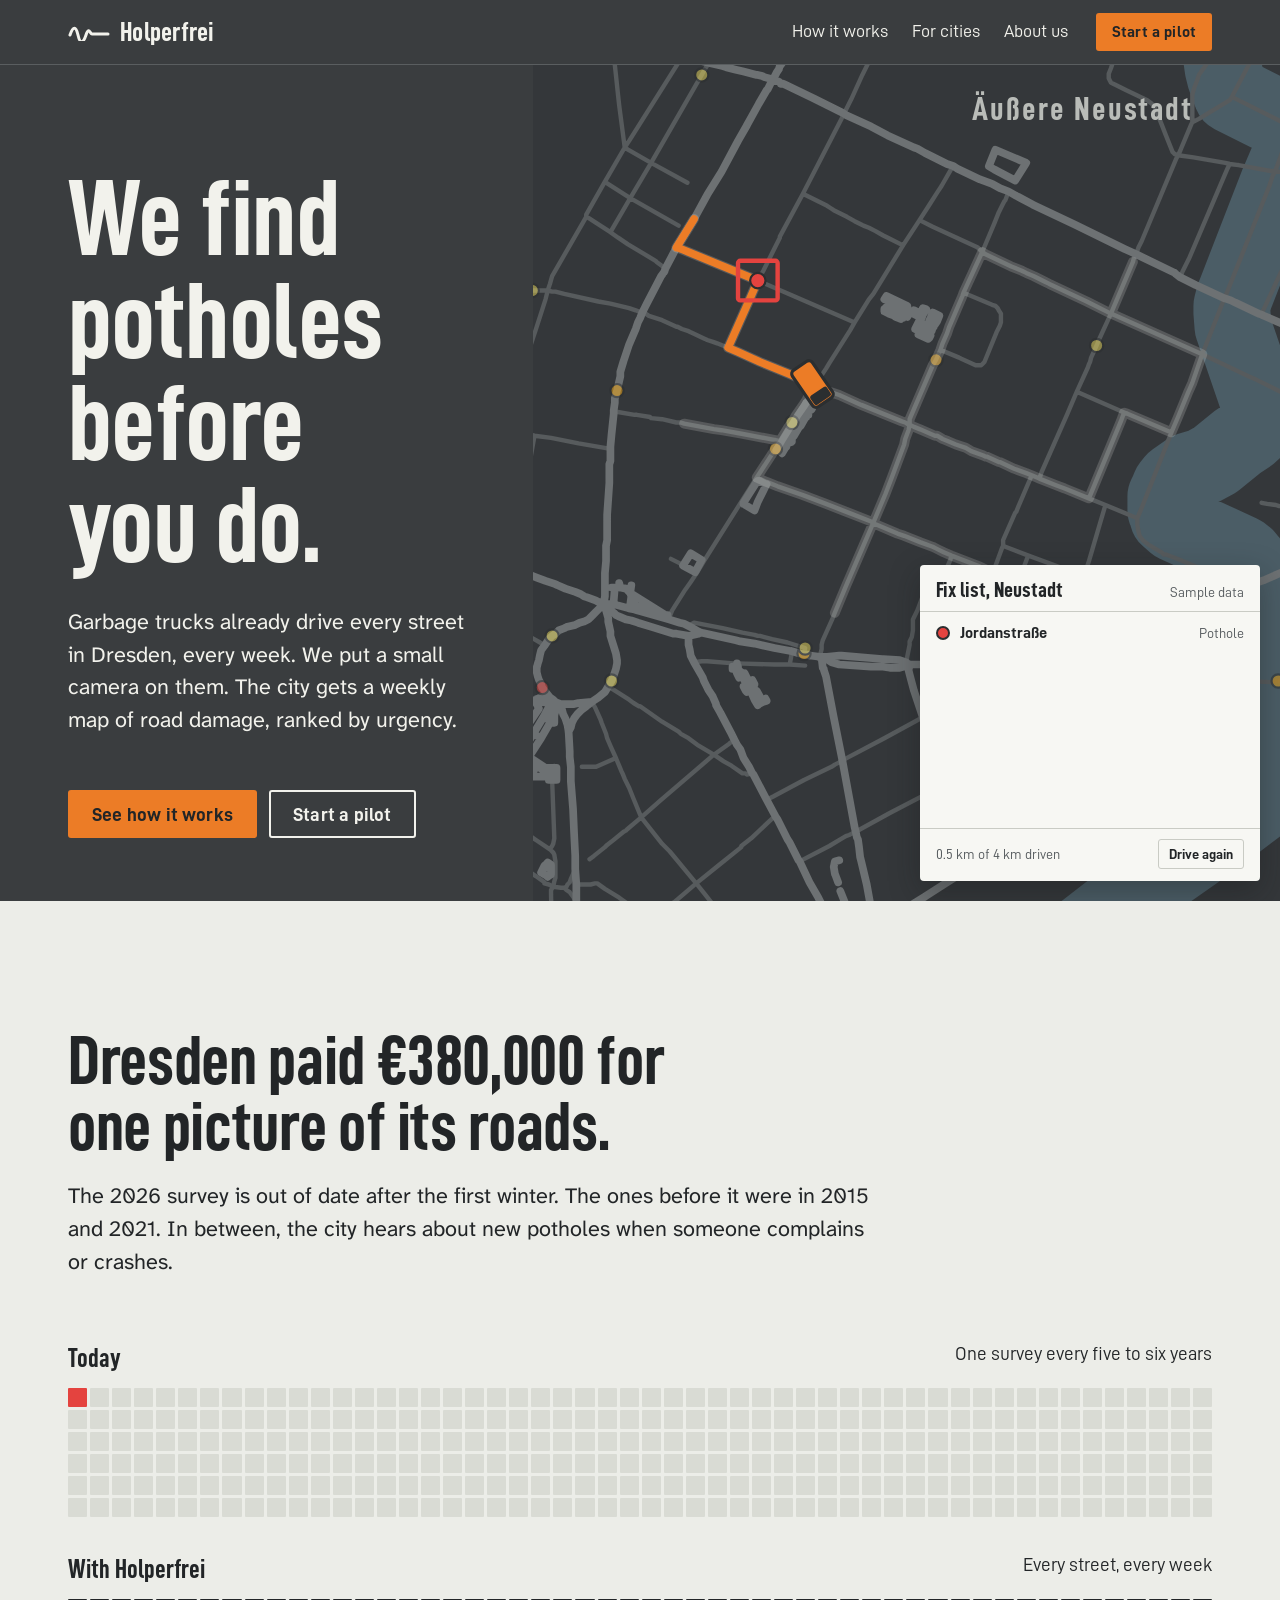
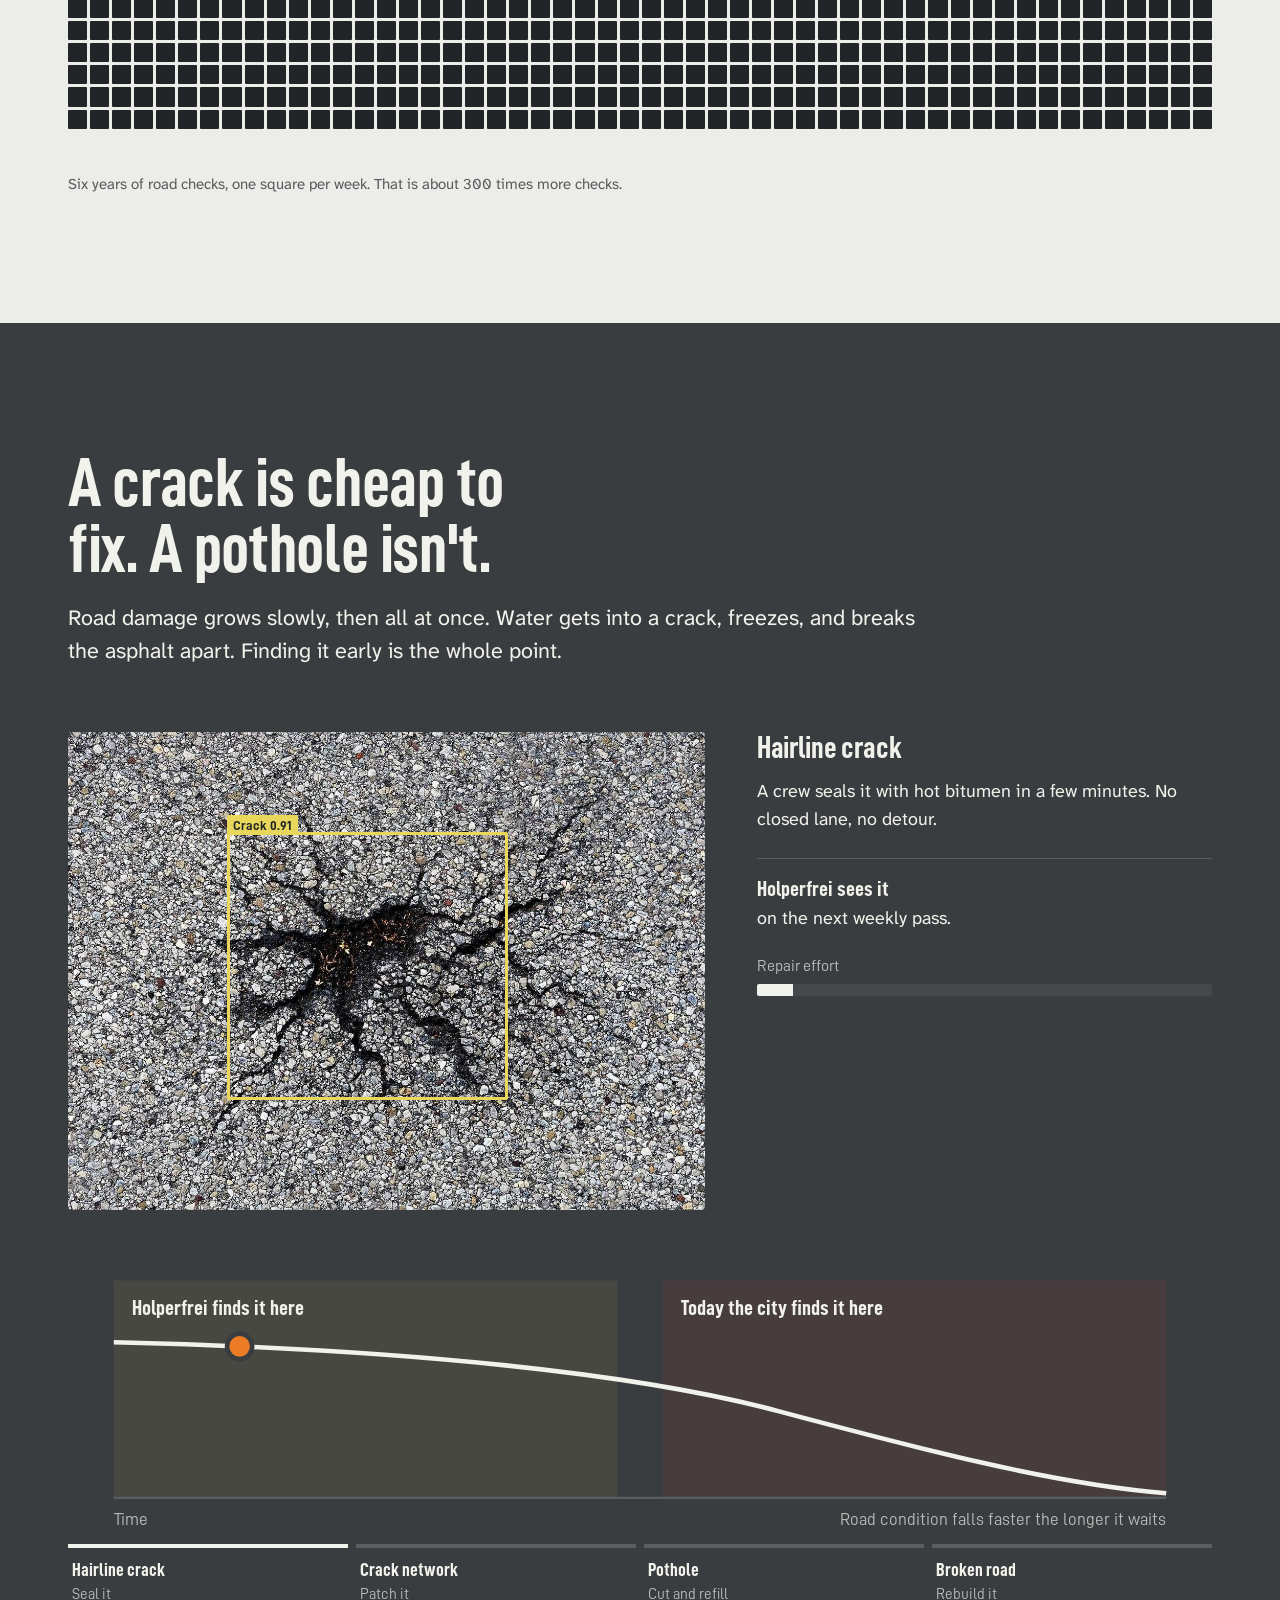
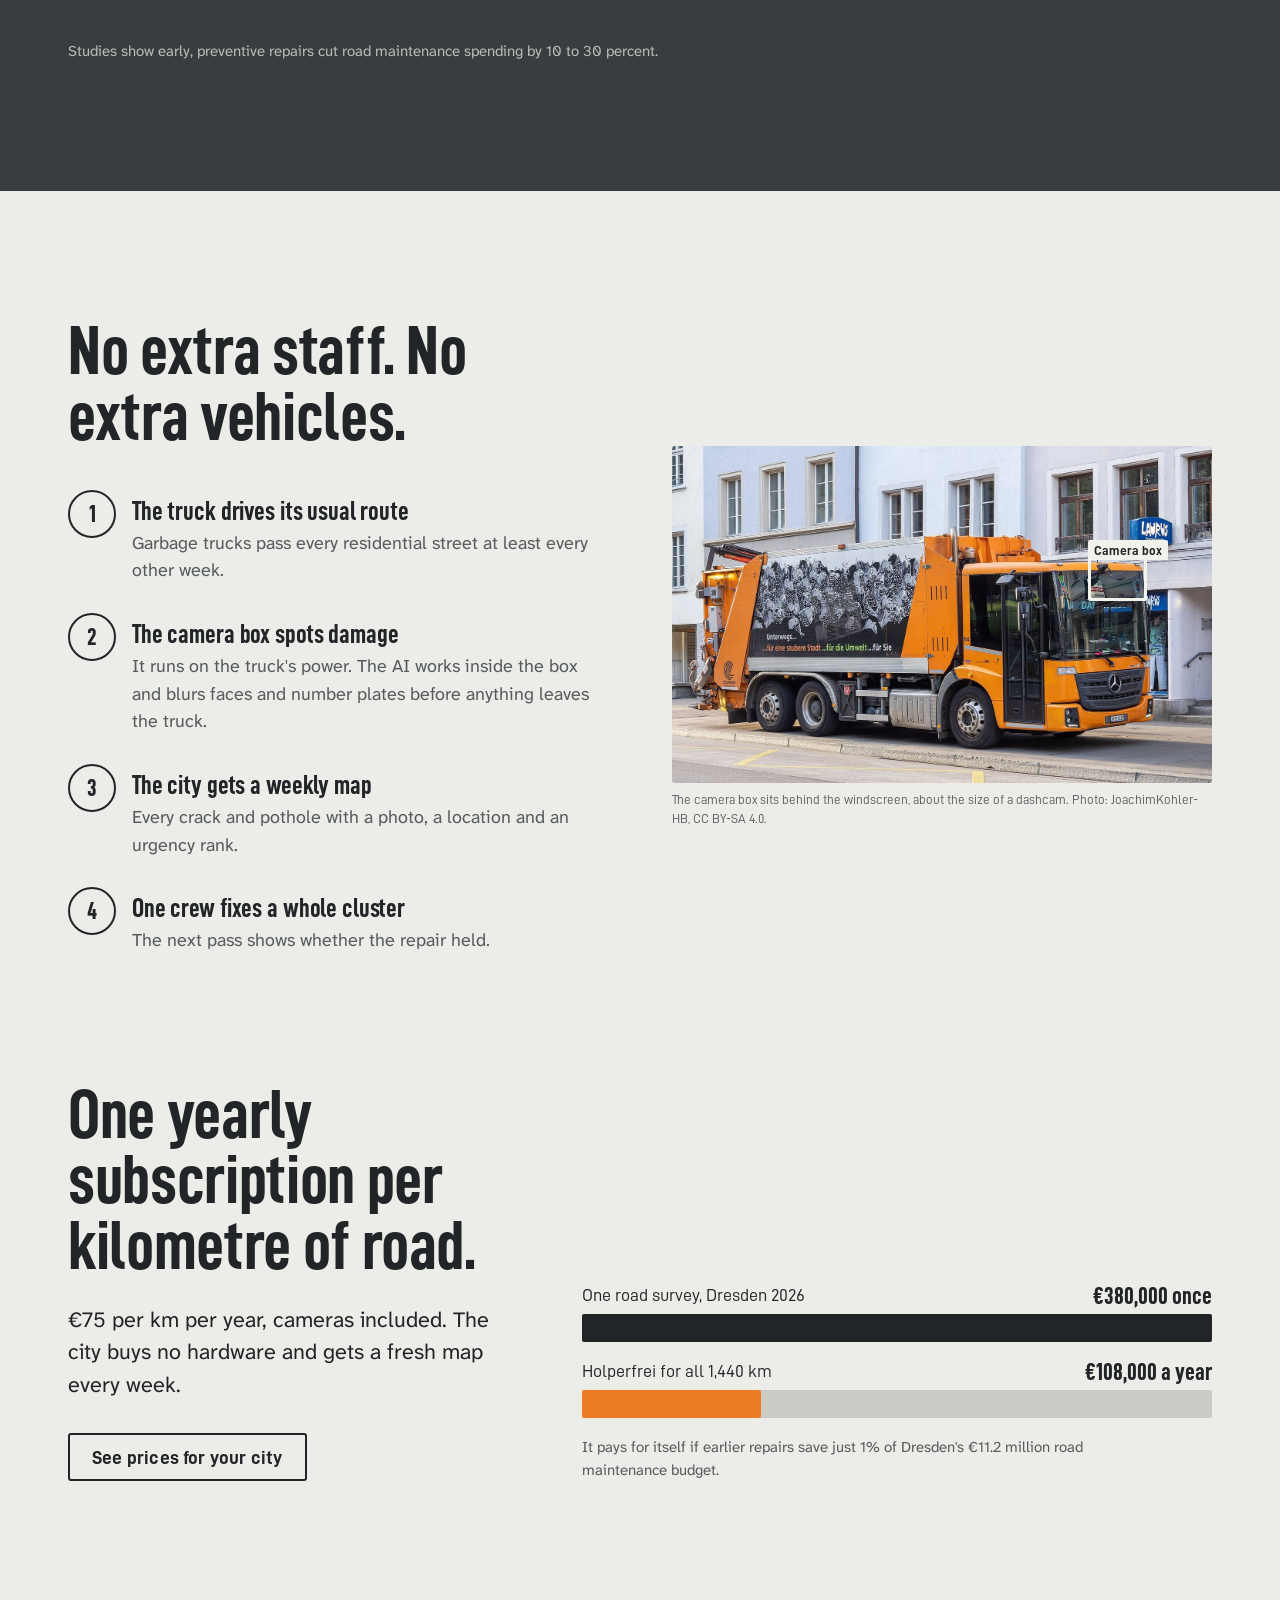
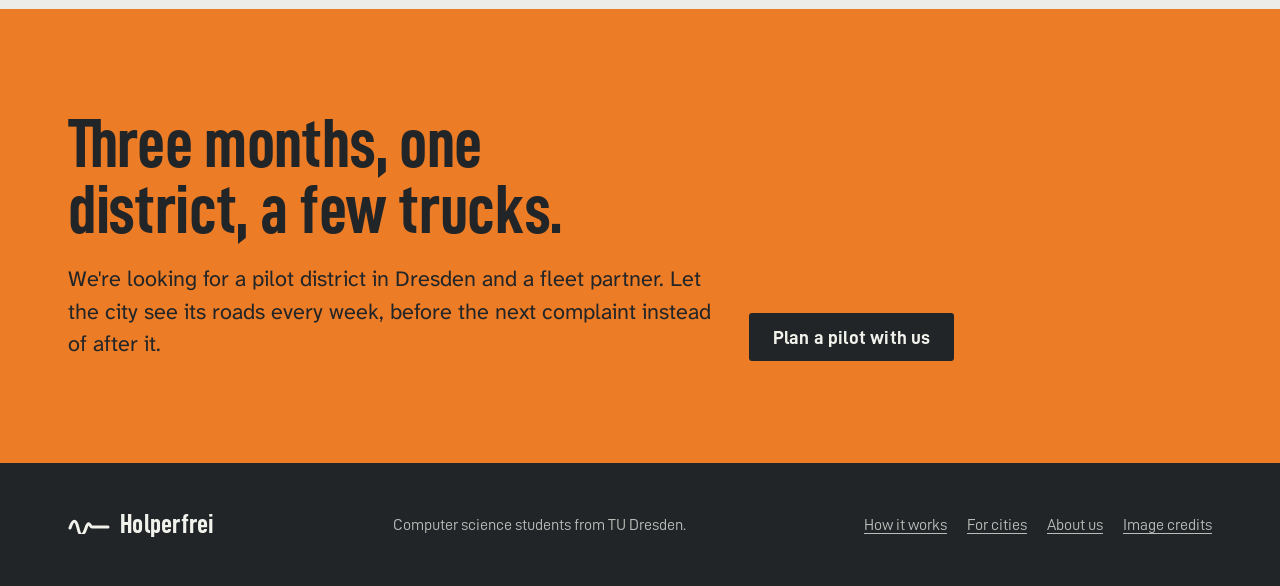
<file: site/index.html>
<!doctype html>
<html lang="en">
<head>
  <meta charset="utf-8">
  <meta name="viewport" content="width=device-width, initial-scale=1">
  <title>Holperfrei</title>
  <meta name="description" content="Cameras on garbage trucks check every street in Dresden every week. The city gets a weekly map of road damage, ranked by urgency.">
  <link rel="preconnect" href="https://fonts.googleapis.com">
  <link rel="preconnect" href="https://fonts.gstatic.com" crossorigin>
  <link href="https://fonts.googleapis.com/css2?family=Atkinson+Hyperlegible+Next:wght@400;700&display=swap" rel="stylesheet">
  <link rel="stylesheet" href="css/site.css">
  <link rel="icon" href="img/favicon.svg" type="image/svg+xml">
</head>
<body>
  <header class="site-header">
    <div class="wrap">
      <a class="brand" href="index.html" aria-label="Holperfrei home">
        <svg viewBox="0 0 42 18" aria-hidden="true"><path d="M2 12c3-9 6-9 8 0s5 9 8 0 4-1 6-1h16" fill="none" stroke="currentColor" stroke-width="3" stroke-linecap="round"/></svg>
        Holperfrei
      </a>
      <button class="nav-toggle" type="button" aria-expanded="false" aria-controls="nav">Menu</button>
      <nav class="nav" id="nav">
        <a href="how-it-works.html">How it works</a>
        <a href="for-cities.html">For cities</a>
        <a href="about.html">About us</a>
      </nav>
      <a class="btn btn-truck btn-small" href="for-cities.html#pilot">Start a pilot</a>
    </div>
  </header>

  <main>
    <section class="hero street" aria-labelledby="hero-title">
      <div class="hero-copy">
        <h1 id="hero-title">We find potholes before you do.</h1>
        <p class="lead">Garbage trucks already drive every street in Dresden, every week. We put a small camera on them. The city gets a weekly map of road damage, ranked by urgency.</p>
        <div class="actions">
          <a class="btn btn-truck" href="how-it-works.html">See how it works</a>
          <a class="btn btn-line" href="for-cities.html#pilot">Start a pilot</a>
        </div>
      </div>
      <div class="hero-map">
        <svg class="route-map" data-hero-map role="img" aria-label="Map of Dresden Äußere Neustadt. A garbage truck drives its route and road damage is marked where it passes."></svg>
        <aside class="fix-list" aria-live="off">
          <header><strong>Fix list, Neustadt</strong><span>Sample data</span></header>
          <ol data-fix-list></ol>
          <footer><span><span data-km>0.0</span> km of 4 km driven</span><button class="replay" type="button" data-replay>Drive again</button></footer>
        </aside>
      </div>
    </section>

    <section class="section office" aria-labelledby="survey-title">
      <div class="wrap">
        <div class="section-head">
          <h2 id="survey-title">Dresden paid €380,000 for one picture of its roads.</h2>
          <p class="lead">The 2026 survey is out of date after the first winter. The ones before it were in 2015 and 2021. In between, the city hears about new potholes when someone complains or crashes.</p>
        </div>
        <div class="weeks">
          <figure>
            <figcaption><b>Today</b><span>One survey every five to six years</span></figcaption>
            <div class="week-grid" data-weeks="survey" aria-hidden="true"></div>
          </figure>
          <figure>
            <figcaption><b>With Holperfrei</b><span>Every street, every week</span></figcaption>
            <div class="week-grid all" data-weeks="all" aria-hidden="true"></div>
          </figure>
          <p class="small note">Six years of road checks, one square per week. That is about 300 times more checks.</p>
        </div>
      </div>
    </section>

    <section class="section street" aria-labelledby="stages-title">
      <div class="wrap" data-stages>
        <div class="section-head">
          <h2 id="stages-title">A crack is cheap to fix. A pothole isn't.</h2>
          <p class="lead">Road damage grows slowly, then all at once. Water gets into a crack, freezes, and breaks the asphalt apart. Finding it early is the whole point.</p>
        </div>
        <div class="stages">
          <figure class="stage-photo">
            <img src="img/stage-1-crack.jpg" alt="A star-shaped hairline crack in asphalt" class="on">
            <img src="img/stage-2-network.jpg" alt="A network of cracks spreading across a road lane" loading="lazy">
            <img src="img/stage-3-pothole.jpg" alt="A pothole on Reichenbachstraße in Dresden" loading="lazy">
            <img src="img/stage-4-broken.jpg" alt="A street full of potholes and patches" loading="lazy">
            <div class="boxes on"><span class="bbox s1" style="left:25%;top:21%;width:44%;height:56%"><em>Crack 0.91</em></span></div>
            <div class="boxes"><span class="bbox s2" style="left:65%;top:32%;width:34%;height:59%"><em>Crack network 0.88</em></span></div>
            <div class="boxes"><span class="bbox s3" style="left:26%;top:41%;width:46%;height:32%"><em>Pothole 0.96</em></span></div>
            <div class="boxes"><span class="bbox s3" style="left:11%;top:54%;width:20%;height:44%"><em>Pothole 0.97</em></span><span class="bbox s3" style="left:24%;top:9%;width:14%;height:35%"><em>Pothole 0.93</em></span><span class="bbox s3" style="left:58%;top:58%;width:10%;height:14%"><em>Pothole 0.89</em></span><span class="bbox s2" style="left:82%;top:60%;width:9%;height:14%"><em>Pothole 0.81</em></span></div>
          </figure>
          <div class="stage-info" aria-live="polite">
            <div data-stage-text>
              <h3>Hairline crack</h3>
              <p>A crew seals it with hot bitumen in a few minutes. No closed lane, no detour.</p>
              <div class="who"><b>Holperfrei sees it</b>on the next weekly pass.</div>
            </div>
            <div data-stage-text hidden>
              <h3>Crack network</h3>
              <p>Water is getting in. A surface patch now stops frost from breaking it open next winter.</p>
              <div class="who"><b>Holperfrei sees it</b>and ranks it before winter.</div>
            </div>
            <div data-stage-text hidden>
              <h3>Pothole</h3>
              <p>The asphalt has broken out. The crew cuts the edges and refills it, up to €200 per hole. Bikes and cars are already at risk, and the city is liable.</p>
              <div class="who"><b>Today the city sees it</b>when someone complains or crashes.</div>
            </div>
            <div data-stage-text hidden>
              <h3>Broken road</h3>
              <p>Patches on patches. The whole stretch has to be milled and resurfaced, with a closed street for days.</p>
              <div class="who"><b>Today the city sees it</b>in the next survey, years later.</div>
            </div>
            <div class="effort"><span>Repair effort</span><div class="effort-bar"><i></i></div></div>
          </div>
          <div class="curve">
            <svg viewBox="0 0 1000 230" role="img" aria-label="Road condition over time. It drops slowly at first, then quickly.">
              <rect class="zone-early" x="40" y="10" width="440" height="190"/>
              <rect class="zone-late" x="520" y="10" width="440" height="190"/>
              <text class="zone-label" x="56" y="40">Holperfrei finds it here</text>
              <text class="zone-label" x="536" y="40">Today the city finds it here</text>
              <line class="axis" x1="40" y1="200" x2="960" y2="200"/>
              <path class="line" d="M40 64 C 300 70, 500 92, 620 124 S 860 188, 960 196"/>
              <circle data-curve-dot r="11" fill="var(--truck)" stroke="var(--asphalt)" stroke-width="4" cx="150" cy="66"/>
              <text x="40" y="224">Time</text>
              <text x="960" y="224" text-anchor="end">Road condition falls faster the longer it waits</text>
            </svg>
            <div class="stage-picker" role="group" aria-label="Damage stage">
              <button type="button" data-stage aria-pressed="true">Hairline crack<small>Seal it</small></button>
              <button type="button" data-stage aria-pressed="false">Crack network<small>Patch it</small></button>
              <button type="button" data-stage aria-pressed="false">Pothole<small>Cut and refill</small></button>
              <button type="button" data-stage aria-pressed="false">Broken road<small>Rebuild it</small></button>
            </div>
          </div>
        </div>
        <p class="small" style="margin-top:32px">Studies show early, preventive repairs cut road maintenance spending by 10 to 30 percent.</p>
      </div>
    </section>

    <section class="section office" aria-labelledby="how-title">
      <div class="wrap how">
        <div>
          <h2 id="how-title" style="margin-bottom:40px">No extra staff. No extra vehicles.</h2>
          <ol class="steps">
            <li><h3>The truck drives its usual route</h3><p>Garbage trucks pass every residential street at least every other week.</p></li>
            <li><h3>The camera box spots damage</h3><p>It runs on the truck's power. The AI works inside the box and blurs faces and number plates before anything leaves the truck.</p></li>
            <li><h3>The city gets a weekly map</h3><p>Every crack and pothole with a photo, a location and an urgency rank.</p></li>
            <li><h3>One crew fixes a whole cluster</h3><p>The next pass shows whether the repair held.</p></li>
          </ol>
        </div>
        <figure class="truck-photo">
          <div class="frame">
            <img src="img/truck.jpg" alt="An orange garbage truck at the kerb" loading="lazy">
            <span class="bbox s-cam" style="left:77%;top:33%;width:11%;height:13%" aria-hidden="true"><em>Camera box</em></span>
                      </div>
          <figcaption class="credit">The camera box sits behind the windscreen, about the size of a dashcam. Photo: JoachimKohler-HB, CC BY-SA 4.0.</figcaption>
        </figure>
      </div>
    </section>

    <section class="section office" style="padding-top:0" aria-labelledby="price-title">
      <div class="wrap price">
        <div>
          <h2 id="price-title" style="margin-bottom:24px">One yearly subscription per kilometre of road.</h2>
          <p class="lead">€75 per km per year, cameras included. The city buys no hardware and gets a fresh map every week.</p>
          <div class="actions"><a class="btn btn-line" href="for-cities.html">See prices for your city</a></div>
        </div>
        <div class="compare" aria-label="Costs for Dresden compared">
          <div class="row">
            <div class="row-head"><span>One road survey, Dresden 2026</span><b>€380,000 once</b></div>
            <div class="bar"><i style="--w:100%"></i></div>
          </div>
          <div class="row">
            <div class="row-head"><span>Holperfrei for all 1,440 km</span><b>€108,000 a year</b></div>
            <div class="bar ours"><i style="--w:28.4%"></i></div>
          </div>
          <p class="small">It pays for itself if earlier repairs save just 1% of Dresden's €11.2 million road maintenance budget.</p>
        </div>
      </div>
    </section>

    <section class="pilot-band" aria-labelledby="pilot-title">
      <div class="wrap">
        <div>
          <h2 id="pilot-title" style="margin-bottom:20px">Three months, one district, a few trucks.</h2>
          <p class="lead">We're looking for a pilot district in Dresden and a fleet partner. Let the city see its roads every week, before the next complaint instead of after it.</p>
        </div>
        <div class="actions" style="margin-top:0"><a class="btn btn-truck" href="for-cities.html#pilot">Plan a pilot with us</a></div>
      </div>
    </section>
  </main>

  <footer class="site-footer">
    <div class="wrap">
      <a class="brand" href="index.html">
        <svg viewBox="0 0 42 18" aria-hidden="true"><path d="M2 12c3-9 6-9 8 0s5 9 8 0 4-1 6-1h16" fill="none" stroke="currentColor" stroke-width="3" stroke-linecap="round"/></svg>
        Holperfrei
      </a>
      <span>Computer science students from TU Dresden.</span>
      <nav aria-label="Footer">
        <a href="how-it-works.html">How it works</a>
        <a href="for-cities.html">For cities</a>
        <a href="about.html">About us</a>
        <a href="credits.html">Image credits</a>
      </nav>
    </div>
  </footer>

  <script src="js/map-data.js"></script>
  <script src="js/site.js"></script>
</body>
</html>
</file>
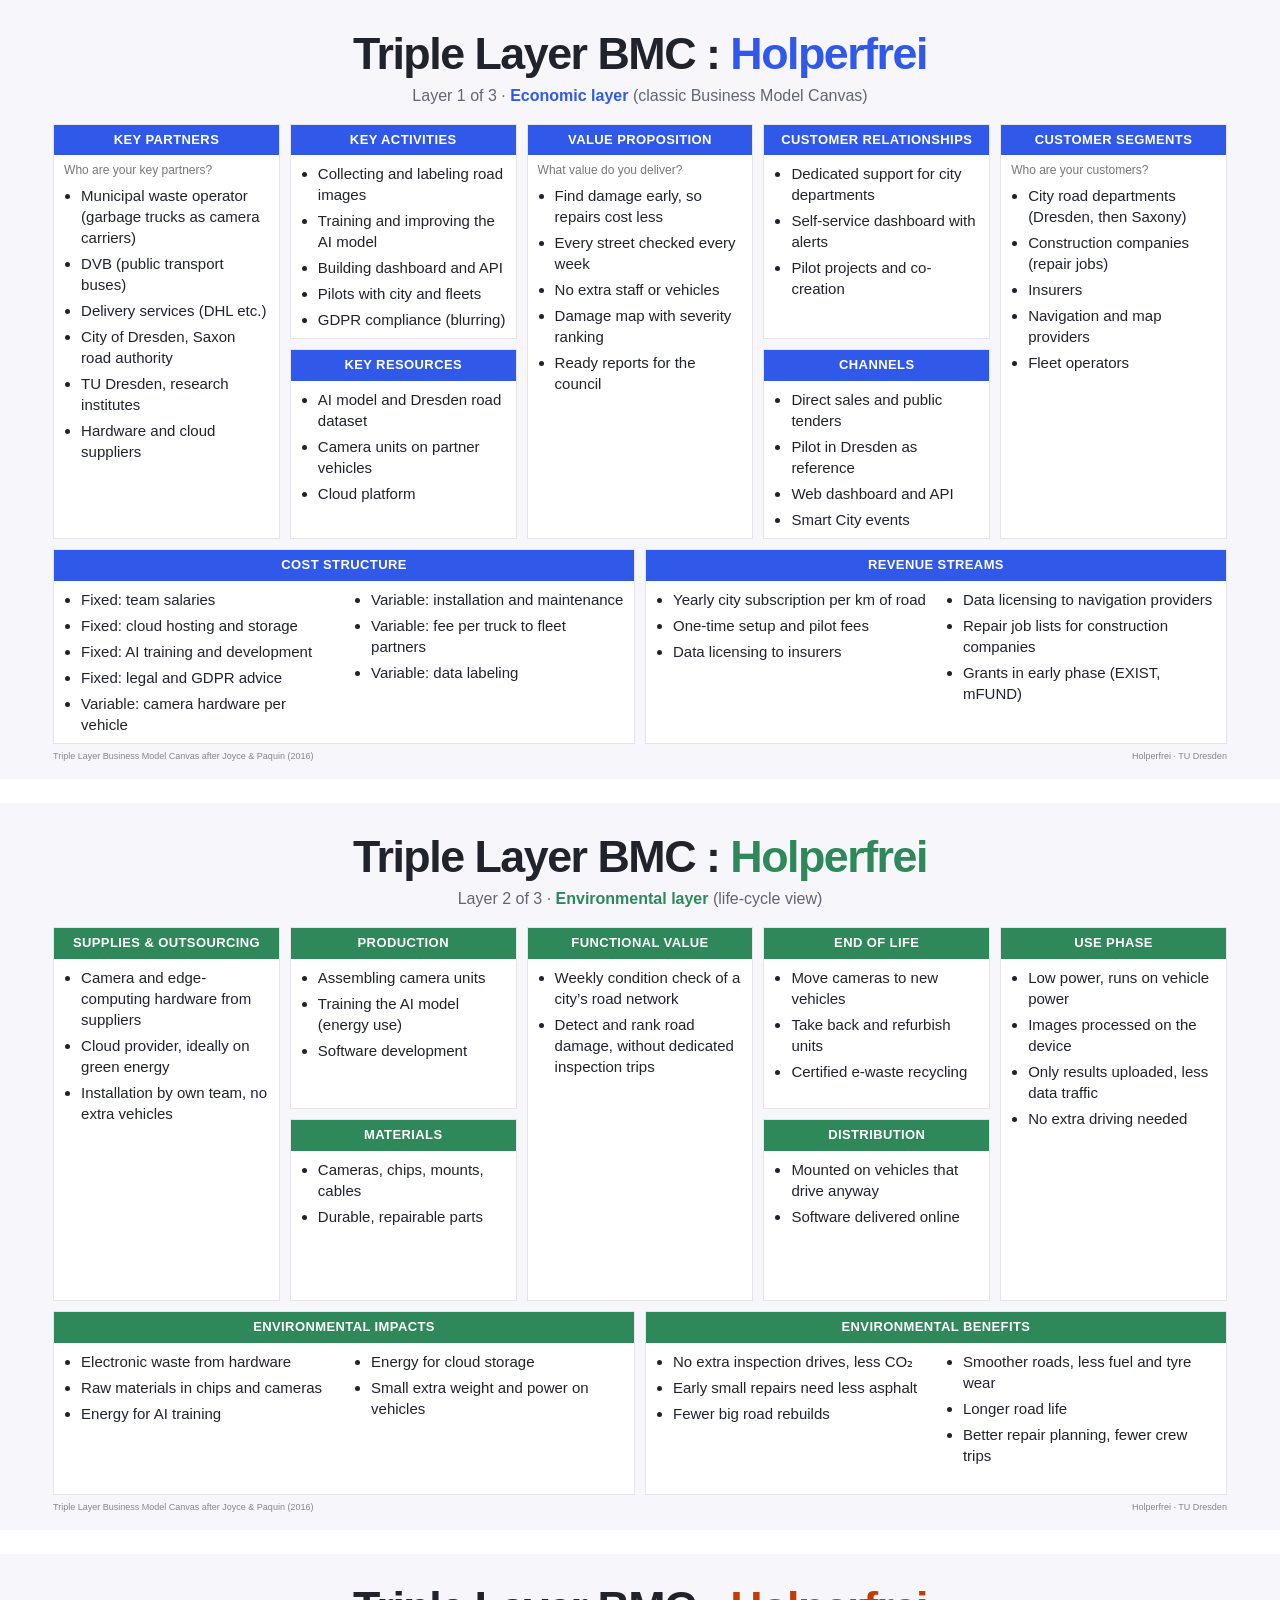
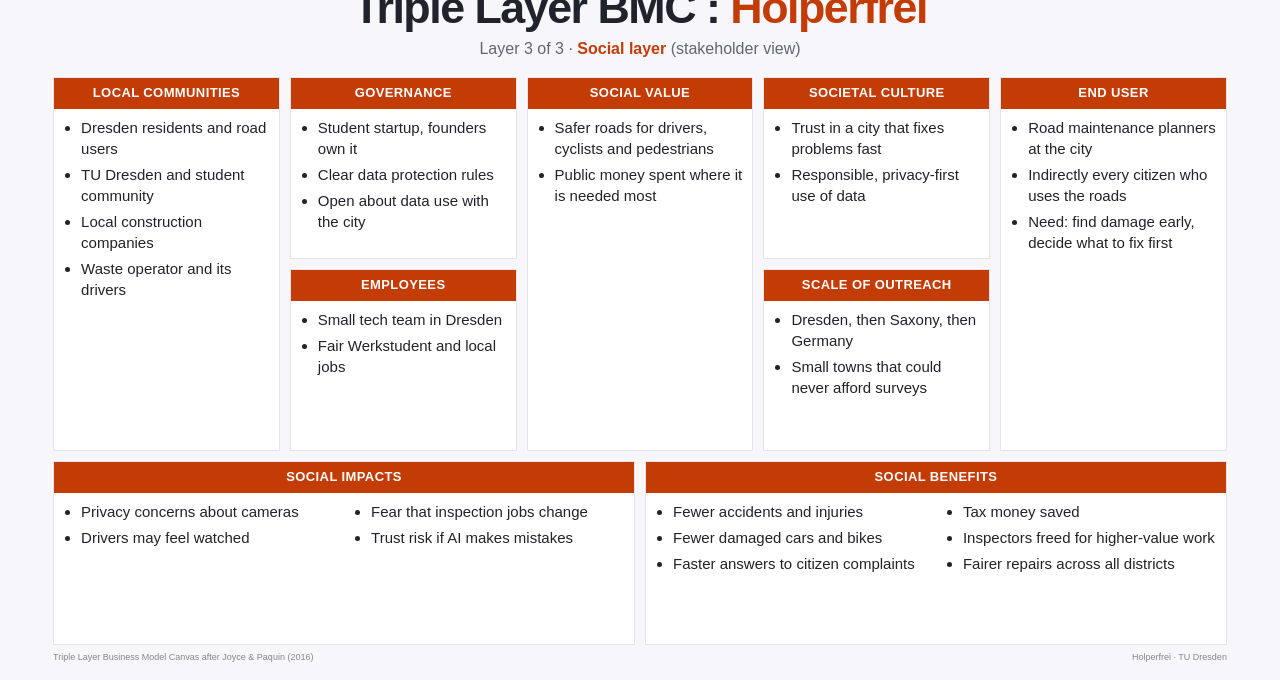
<file: canvases/3BMC.html>
<!doctype html>
<html lang="en">
<head>
<meta charset="utf-8">
<meta name="viewport" content="width=device-width, initial-scale=1">
<title>Triple Layer BMC: Holperfrei</title>
<style>
:root { color-scheme: light; --paper: #f6f6fb; --ink: #20232b; --muted: #626670; --line: #e4e4e9; }
* { box-sizing: border-box; }
body { margin: 0; font-family: Arial, Helvetica, sans-serif; color: var(--ink); }
main { display: grid; gap: 24px; }
.layer { --accent: #3059e9; background: var(--paper); padding: 28px 4.15% 18px; }
.environmental { --accent: #2e885a; }
.social { --accent: #c33c06; }
header { text-align: center; margin-bottom: 16px; }
h1, h2 { margin: 0 0 4px; font-size: clamp(28px, 3.5vw, 46px); letter-spacing: -1.5px; line-height: 1.15; }
header span, header strong { color: var(--accent); }
header p { margin: 0; color: var(--muted); font-size: 16px; line-height: 1.5; }
.grid { display: grid; grid-template-columns: repeat(10, minmax(0, 1fr)); grid-template-rows: minmax(182px, auto) minmax(182px, auto) minmax(184px, auto); gap: 10px; }
.block { min-width: 0; border: 1px solid var(--line); background: white; }
.block:nth-child(1) { grid-area: 1 / 1 / 3 / 3; }
.block:nth-child(2) { grid-area: 1 / 3 / 2 / 5; }
.block:nth-child(3) { grid-area: 2 / 3 / 3 / 5; }
.block:nth-child(4) { grid-area: 1 / 5 / 3 / 7; }
.block:nth-child(5) { grid-area: 1 / 7 / 2 / 9; }
.block:nth-child(6) { grid-area: 2 / 7 / 3 / 9; }
.block:nth-child(7) { grid-area: 1 / 9 / 3 / 11; }
.block:nth-child(8) { grid-area: 3 / 1 / 4 / 6; }
.block:nth-child(9) { grid-area: 3 / 6 / 4 / 11; }
h3 { margin: 0; padding: 8px 6px; background: var(--accent); color: white; font-size: 13px; font-weight: 600; letter-spacing: .4px; line-height: 1.15; text-align: center; text-transform: uppercase; }
.content { padding: 8px 10px; }
.question { margin: 0 0 8px; font-size: 12px; color: #777; }
ul { padding-left: 17px; margin: 0; }
li { padding-left: 0; margin-bottom: 5px; font-size: 15px; line-height: 1.4; }
li:last-child { margin-bottom: 0; }
.columns { display: grid; grid-template-columns: 1fr 1fr; gap: 20px; }
footer { display: flex; justify-content: space-between; gap: 16px; margin-top: 7px; font-size: 9px; color: #85858b; }
@media (max-width: 1000px) {
 .layer { padding: 24px 16px 16px; }
 .grid { grid-template-columns: repeat(2, minmax(0, 1fr)); grid-template-rows: auto; }
 .block:nth-child(n) { grid-area: auto; }
 .block:nth-child(4), .block:nth-child(8), .block:nth-child(9) { grid-column: 1 / -1; }
 h1, h2 { letter-spacing: -1px; }
}
@media (max-width: 540px) {
 .grid, .columns { grid-template-columns: 1fr; }
 .block:nth-child(n) { grid-column: 1; }
 .columns { gap: 5px; }
 footer { flex-direction: column; gap: 4px; }
}
@media print {
 @page { size: A3 landscape; margin: 10mm; }
 * { print-color-adjust: exact; -webkit-print-color-adjust: exact; }
 main { display: block; }
 .layer { break-after: page; padding: 0; }
 .layer:last-child { break-after: auto; }
 .grid { grid-template-columns: repeat(10, minmax(0, 1fr)); grid-template-rows: minmax(182px, auto) minmax(182px, auto) minmax(184px, auto); }
 .block:nth-child(1) { grid-area: 1 / 1 / 3 / 3; }
 .block:nth-child(2) { grid-area: 1 / 3 / 2 / 5; }
 .block:nth-child(3) { grid-area: 2 / 3 / 3 / 5; }
 .block:nth-child(4) { grid-area: 1 / 5 / 3 / 7; }
 .block:nth-child(5) { grid-area: 1 / 7 / 2 / 9; }
 .block:nth-child(6) { grid-area: 2 / 7 / 3 / 9; }
 .block:nth-child(7) { grid-area: 1 / 9 / 3 / 11; }
 .block:nth-child(8) { grid-area: 3 / 1 / 4 / 6; }
 .block:nth-child(9) { grid-area: 3 / 6 / 4 / 11; }
 .columns { grid-template-columns: 1fr 1fr; }
}
</style>
</head>
<body>
<main>
    <!-- Layer 1: edit the text directly in the blocks below. Shared styles are above. -->
    <section class="layer economic" aria-labelledby="economic-title">
        <header>
            <h1 id="economic-title">Triple Layer BMC : <span>Holperfrei</span></h1>
            <p>Layer 1 of 3 · <strong>Economic layer</strong> (classic Business Model Canvas)</p>
        </header>
        <div class="grid">
            <section class="block" aria-labelledby="economic-0">
                <h3 id="economic-0">Key partners</h3>
                <div class="content">
                    <p class="question">Who are your key partners?</p>
                    <ul>
                            <li>Municipal waste operator (garbage trucks as camera carriers)</li>
                            <li>DVB (public transport buses)</li>
                            <li>Delivery services (DHL etc.)</li>
                            <li>City of Dresden, Saxon road authority</li>
                            <li>TU Dresden, research institutes</li>
                            <li>Hardware and cloud suppliers</li>
                        </ul>
                </div>
            </section>
            <section class="block" aria-labelledby="economic-1">
                <h3 id="economic-1">Key activities</h3>
                <div class="content">
                    <ul>
                            <li>Collecting and labeling road images</li>
                            <li>Training and improving the AI model</li>
                            <li>Building dashboard and API</li>
                            <li>Pilots with city and fleets</li>
                            <li>GDPR compliance (blurring)</li>
                        </ul>
                </div>
            </section>
            <section class="block" aria-labelledby="economic-2">
                <h3 id="economic-2">Key resources</h3>
                <div class="content">
                    <ul>
                            <li>AI model and Dresden road dataset</li>
                            <li>Camera units on partner vehicles</li>
                            <li>Cloud platform</li>
                        </ul>
                </div>
            </section>
            <section class="block" aria-labelledby="economic-3">
                <h3 id="economic-3">Value proposition</h3>
                <div class="content">
                    <p class="question">What value do you deliver?</p>
                    <ul>
                            <li>Find damage early, so repairs cost less</li>
                            <li>Every street checked every week</li>
                            <li>No extra staff or vehicles</li>
                            <li>Damage map with severity ranking</li>
                            <li>Ready reports for the council</li>
                        </ul>
                </div>
            </section>
            <section class="block" aria-labelledby="economic-4">
                <h3 id="economic-4">Customer relationships</h3>
                <div class="content">
                    <ul>
                            <li>Dedicated support for city departments</li>
                            <li>Self-service dashboard with alerts</li>
                            <li>Pilot projects and co-creation</li>
                        </ul>
                </div>
            </section>
            <section class="block" aria-labelledby="economic-5">
                <h3 id="economic-5">Channels</h3>
                <div class="content">
                    <ul>
                            <li>Direct sales and public tenders</li>
                            <li>Pilot in Dresden as reference</li>
                            <li>Web dashboard and API</li>
                            <li>Smart City events</li>
                        </ul>
                </div>
            </section>
            <section class="block" aria-labelledby="economic-6">
                <h3 id="economic-6">Customer segments</h3>
                <div class="content">
                    <p class="question">Who are your customers?</p>
                    <ul>
                            <li>City road departments (Dresden, then Saxony)</li>
                            <li>Construction companies (repair jobs)</li>
                            <li>Insurers</li>
                            <li>Navigation and map providers</li>
                            <li>Fleet operators</li>
                        </ul>
                </div>
            </section>
            <section class="block" aria-labelledby="economic-7">
                <h3 id="economic-7">Cost structure</h3>
                <div class="content">
                    <div class="columns">
                        <ul>
                            <li>Fixed: team salaries</li>
                            <li>Fixed: cloud hosting and storage</li>
                            <li>Fixed: AI training and development</li>
                            <li>Fixed: legal and GDPR advice</li>
                            <li>Variable: camera hardware per vehicle</li>
                        </ul>
                        <ul>
                            <li>Variable: installation and maintenance</li>
                            <li>Variable: fee per truck to fleet partners</li>
                            <li>Variable: data labeling</li>
                        </ul>
                    </div>
                </div>
            </section>
            <section class="block" aria-labelledby="economic-8">
                <h3 id="economic-8">Revenue streams</h3>
                <div class="content">
                    <div class="columns">
                        <ul>
                            <li>Yearly city subscription per km of road</li>
                            <li>One-time setup and pilot fees</li>
                            <li>Data licensing to insurers</li>
                        </ul>
                        <ul>
                            <li>Data licensing to navigation providers</li>
                            <li>Repair job lists for construction companies</li>
                            <li>Grants in early phase (EXIST, mFUND)</li>
                        </ul>
                    </div>
                </div>
            </section>
        </div>
        <footer><span>Triple Layer Business Model Canvas after Joyce &amp; Paquin (2016)</span><span>Holperfrei · TU Dresden</span></footer>
    </section>
    <!-- Layer 2: edit the text directly in the blocks below. Shared styles are above. -->
    <section class="layer environmental" aria-labelledby="environmental-title">
        <header>
            <h2 id="environmental-title">Triple Layer BMC : <span>Holperfrei</span></h2>
            <p>Layer 2 of 3 · <strong>Environmental layer</strong> (life-cycle view)</p>
        </header>
        <div class="grid">
            <section class="block" aria-labelledby="environmental-0">
                <h3 id="environmental-0">Supplies &amp; outsourcing</h3>
                <div class="content">
                    <ul>
                            <li>Camera and edge-computing hardware from suppliers</li>
                            <li>Cloud provider, ideally on green energy</li>
                            <li>Installation by own team, no extra vehicles</li>
                        </ul>
                </div>
            </section>
            <section class="block" aria-labelledby="environmental-1">
                <h3 id="environmental-1">Production</h3>
                <div class="content">
                    <ul>
                            <li>Assembling camera units</li>
                            <li>Training the AI model (energy use)</li>
                            <li>Software development</li>
                        </ul>
                </div>
            </section>
            <section class="block" aria-labelledby="environmental-2">
                <h3 id="environmental-2">Materials</h3>
                <div class="content">
                    <ul>
                            <li>Cameras, chips, mounts, cables</li>
                            <li>Durable, repairable parts</li>
                        </ul>
                </div>
            </section>
            <section class="block" aria-labelledby="environmental-3">
                <h3 id="environmental-3">Functional value</h3>
                <div class="content">
                    <ul>
                            <li>Weekly condition check of a city’s road network</li>
                            <li>Detect and rank road damage, without dedicated inspection trips</li>
                        </ul>
                </div>
            </section>
            <section class="block" aria-labelledby="environmental-4">
                <h3 id="environmental-4">End of life</h3>
                <div class="content">
                    <ul>
                            <li>Move cameras to new vehicles</li>
                            <li>Take back and refurbish units</li>
                            <li>Certified e-waste recycling</li>
                        </ul>
                </div>
            </section>
            <section class="block" aria-labelledby="environmental-5">
                <h3 id="environmental-5">Distribution</h3>
                <div class="content">
                    <ul>
                            <li>Mounted on vehicles that drive anyway</li>
                            <li>Software delivered online</li>
                        </ul>
                </div>
            </section>
            <section class="block" aria-labelledby="environmental-6">
                <h3 id="environmental-6">Use phase</h3>
                <div class="content">
                    <ul>
                            <li>Low power, runs on vehicle power</li>
                            <li>Images processed on the device</li>
                            <li>Only results uploaded, less data traffic</li>
                            <li>No extra driving needed</li>
                        </ul>
                </div>
            </section>
            <section class="block" aria-labelledby="environmental-7">
                <h3 id="environmental-7">Environmental impacts</h3>
                <div class="content">
                    <div class="columns">
                        <ul>
                            <li>Electronic waste from hardware</li>
                            <li>Raw materials in chips and cameras</li>
                            <li>Energy for AI training</li>
                        </ul>
                        <ul>
                            <li>Energy for cloud storage</li>
                            <li>Small extra weight and power on vehicles</li>
                        </ul>
                    </div>
                </div>
            </section>
            <section class="block" aria-labelledby="environmental-8">
                <h3 id="environmental-8">Environmental benefits</h3>
                <div class="content">
                    <div class="columns">
                        <ul>
                            <li>No extra inspection drives, less CO₂</li>
                            <li>Early small repairs need less asphalt</li>
                            <li>Fewer big road rebuilds</li>
                        </ul>
                        <ul>
                            <li>Smoother roads, less fuel and tyre wear</li>
                            <li>Longer road life</li>
                            <li>Better repair planning, fewer crew trips</li>
                        </ul>
                    </div>
                </div>
            </section>
        </div>
        <footer><span>Triple Layer Business Model Canvas after Joyce &amp; Paquin (2016)</span><span>Holperfrei · TU Dresden</span></footer>
    </section>
    <!-- Layer 3: edit the text directly in the blocks below. Shared styles are above. -->
    <section class="layer social" aria-labelledby="social-title">
        <header>
            <h2 id="social-title">Triple Layer BMC : <span>Holperfrei</span></h2>
            <p>Layer 3 of 3 · <strong>Social layer</strong> (stakeholder view)</p>
        </header>
        <div class="grid">
            <section class="block" aria-labelledby="social-0">
                <h3 id="social-0">Local communities</h3>
                <div class="content">
                    <ul>
                            <li>Dresden residents and road users</li>
                            <li>TU Dresden and student community</li>
                            <li>Local construction companies</li>
                            <li>Waste operator and its drivers</li>
                        </ul>
                </div>
            </section>
            <section class="block" aria-labelledby="social-1">
                <h3 id="social-1">Governance</h3>
                <div class="content">
                    <ul>
                            <li>Student startup, founders own it</li>
                            <li>Clear data protection rules</li>
                            <li>Open about data use with the city</li>
                        </ul>
                </div>
            </section>
            <section class="block" aria-labelledby="social-2">
                <h3 id="social-2">Employees</h3>
                <div class="content">
                    <ul>
                            <li>Small tech team in Dresden</li>
                            <li>Fair Werkstudent and local jobs</li>
                        </ul>
                </div>
            </section>
            <section class="block" aria-labelledby="social-3">
                <h3 id="social-3">Social value</h3>
                <div class="content">
                    <ul>
                            <li>Safer roads for drivers, cyclists and pedestrians</li>
                            <li>Public money spent where it is needed most</li>
                        </ul>
                </div>
            </section>
            <section class="block" aria-labelledby="social-4">
                <h3 id="social-4">Societal culture</h3>
                <div class="content">
                    <ul>
                            <li>Trust in a city that fixes problems fast</li>
                            <li>Responsible, privacy-first use of data</li>
                        </ul>
                </div>
            </section>
            <section class="block" aria-labelledby="social-5">
                <h3 id="social-5">Scale of outreach</h3>
                <div class="content">
                    <ul>
                            <li>Dresden, then Saxony, then Germany</li>
                            <li>Small towns that could never afford surveys</li>
                        </ul>
                </div>
            </section>
            <section class="block" aria-labelledby="social-6">
                <h3 id="social-6">End user</h3>
                <div class="content">
                    <ul>
                            <li>Road maintenance planners at the city</li>
                            <li>Indirectly every citizen who uses the roads</li>
                            <li>Need: find damage early, decide what to fix first</li>
                        </ul>
                </div>
            </section>
            <section class="block" aria-labelledby="social-7">
                <h3 id="social-7">Social impacts</h3>
                <div class="content">
                    <div class="columns">
                        <ul>
                            <li>Privacy concerns about cameras</li>
                            <li>Drivers may feel watched</li>
                        </ul>
                        <ul>
                            <li>Fear that inspection jobs change</li>
                            <li>Trust risk if AI makes mistakes</li>
                        </ul>
                    </div>
                </div>
            </section>
            <section class="block" aria-labelledby="social-8">
                <h3 id="social-8">Social benefits</h3>
                <div class="content">
                    <div class="columns">
                        <ul>
                            <li>Fewer accidents and injuries</li>
                            <li>Fewer damaged cars and bikes</li>
                            <li>Faster answers to citizen complaints</li>
                        </ul>
                        <ul>
                            <li>Tax money saved</li>
                            <li>Inspectors freed for higher-value work</li>
                            <li>Fairer repairs across all districts</li>
                        </ul>
                    </div>
                </div>
            </section>
        </div>
        <footer><span>Triple Layer Business Model Canvas after Joyce &amp; Paquin (2016)</span><span>Holperfrei · TU Dresden</span></footer>
    </section>
</main>
</body>
</html>
</file>
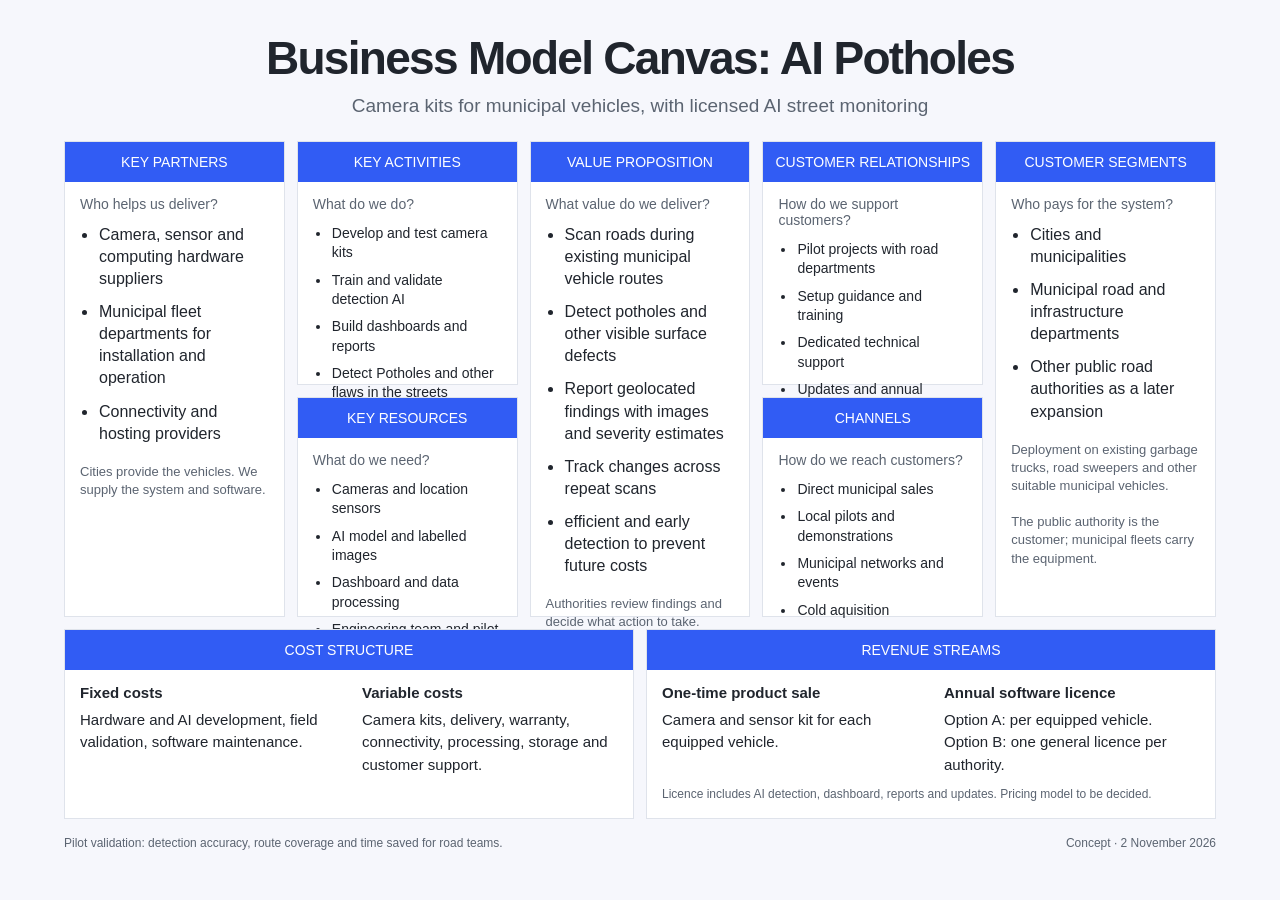
<file: canvases/BMC.html>
<!doctype html>
<html lang="en">

<head>
    <meta charset="utf-8">
    <meta name="viewport" content="width=device-width, initial-scale=1">
    <title>Business Model Canvas: AI Potholes</title>
    <style>
        :root {
            color-scheme: light;
            --paper: #f6f7fc;
            --blue: #315cf4;
            --ink: #20252d;
            --muted: #5b6471;
            --line: #dfe3eb;
        }

        * {
            box-sizing: border-box;
        }

        body {
            margin: 0;
            background: #fff;
            color: var(--ink);
            font-family: Arial, Helvetica, sans-serif;
        }

        .canvas {
            width: 100%;
            min-height: 900px;
            padding: 32px 64px 20px;
            background: var(--paper);
        }

        .heading {
            text-align: center;
            margin-bottom: 24px;
        }

        h1 {
            margin: 0 0 10px;
            font-size: 46px;
            letter-spacing: -1.7px;
            line-height: 1.15;
        }

        .subtitle {
            margin: 0;
            color: var(--muted);
            font-size: 19px;
        }

        .grid {
            display: grid;
            grid-template-columns: repeat(10, minmax(0, 1fr));
            grid-template-rows: 244px 220px 190px;
            gap: 12px;
        }

        .block {
            border: 1px solid var(--line);
            background: #fff;
            min-width: 0;
        }

        .partners {
            grid-column: 1/3;
            grid-row: 1/3;
        }

        .activities {
            grid-column: 3/5;
            grid-row: 1;
        }

        .resources {
            grid-column: 3/5;
            grid-row: 2;
        }

        .value {
            grid-column: 5/7;
            grid-row: 1/3;
        }

        .relations {
            grid-column: 7/9;
            grid-row: 1;
        }

        .channels {
            grid-column: 7/9;
            grid-row: 2;
        }

        .segments {
            grid-column: 9/11;
            grid-row: 1/3;
        }

        .costs {
            grid-column: 1/6;
            grid-row: 3;
        }

        .revenues {
            grid-column: 6/11;
            grid-row: 3;
        }

        h2 {
            margin: 0;
            padding: 12px 8px;
            color: #fff;
            background: var(--blue);
            text-align: center;
            font-size: 14px;
            line-height: 1.15;
            font-weight: 500;
            text-transform: uppercase;
        }

        .body {
            padding: 14px 15px;
        }

        .question {
            margin: 0 0 12px;
            font-size: 14px;
            color: var(--muted);
        }

        ul {
            margin: 0;
            padding-left: 18px;
        }

        li {
            padding-left: 1px;
            margin: 0 0 11px;
            font-size: 16px;
            line-height: 1.38;
        }

        .activities li,
        .resources li,
        .relations li,
        .channels li {
            font-size: 14px;
            margin-bottom: 8px;
        }

        .small-note {
            margin-top: 18px;
            font-size: 13px;
            line-height: 1.4;
            color: var(--muted);
        }

        .costs .question,
        .revenues .question {
            display: none;
        }

        .revenues .small-note {
            margin: 10px 0 0;
            font-size: 12px;
        }

        .columns {
            display: grid;
            grid-template-columns: 1fr 1fr;
            gap: 26px;
        }

        .columns h3 {
            margin: 0 0 8px;
            font-size: 15px;
        }

        .columns p {
            margin: 0;
            font-size: 15px;
            line-height: 1.5;
        }

        .footer {
            display: flex;
            justify-content: space-between;
            gap: 24px;
            font-size: 12px;
            line-height: 1.4;
            color: var(--muted);
            margin-top: 16px;
        }

        .footer span:first-child {
            max-width: 1000px;
        }

        @media (max-width: 900px) {
            .canvas {
                padding: 24px 16px;
                min-height: auto;
            }

            h1 {
                font-size: 32px;
                letter-spacing: -1px;
            }

            .subtitle {
                font-size: 16px;
            }

            .grid {
                grid-template-columns: 1fr 1fr;
                grid-template-rows: none;
            }

            .block {
                grid-column: auto;
                grid-row: auto;
            }

            .value,
            .costs,
            .revenues {
                grid-column: 1/-1;
            }

            li,
            .activities li,
            .resources li,
            .relations li,
            .channels li {
                font-size: 16px;
            }

            .footer {
                flex-direction: column;
                gap: 8px;
            }
        }

        @media (max-width: 520px) {
            .grid {
                grid-template-columns: 1fr;
            }

            .block {
                grid-column: 1;
            }

            .columns {
                grid-template-columns: 1fr;
                gap: 16px;
            }
        }

        @media print {
            .canvas {
                min-height: auto;
            }

            * {
                print-color-adjust: exact;
                -webkit-print-color-adjust: exact;
            }

            @page {
                size: A3 landscape;
                margin: 0;
            }
        }
    </style>
</head>

<body>
    <main class="canvas">
        <header class="heading">
            <h1>Business Model Canvas: AI Potholes</h1>
            <p class="subtitle">Camera kits for municipal vehicles, with licensed AI street monitoring</p>
        </header>
        <div class="grid">
            <section class="block partners" aria-labelledby="partners">
                <h2 id="partners">Key partners</h2>
                <div class="body">
                    <p class="question">Who helps us deliver?</p>
                    <ul>
                        <li>Camera, sensor and computing hardware suppliers</li>
                        <li>Municipal fleet departments for installation and operation</li>
                        <li>Connectivity and hosting providers</li>
                    </ul>
                    <p class="small-note">Cities provide the vehicles. We supply the system and software.</p>
                </div>
            </section>
            <section class="block activities" aria-labelledby="activities">
                <h2 id="activities">Key activities</h2>
                <div class="body">
                    <p class="question">What do we do?</p>
                    <ul>
                        <li>Develop and test camera kits</li>
                        <li>Train and validate detection AI</li>
                        <li>Build dashboards and reports</li>
                        <li>Detect Potholes and other flaws in the streets</li>
                    </ul>
                </div>
            </section>
            <section class="block resources" aria-labelledby="resources">
                <h2 id="resources">Key resources</h2>
                <div class="body">
                    <p class="question">What do we need?</p>
                    <ul>
                        <li>Cameras and location sensors</li>
                        <li>AI model and labelled images</li>
                        <li>Dashboard and data processing</li>
                        <li>Engineering team and pilot access</li>
                    </ul>
                </div>
            </section>
            <section class="block value" aria-labelledby="value">
                <h2 id="value">Value proposition</h2>
                <div class="body">
                    <p class="question">What value do we deliver?</p>
                    <ul>
                        <li>Scan roads during existing municipal vehicle routes</li>
                        <li>Detect potholes and other visible surface defects</li>
                        <li>Report geolocated findings with images and severity estimates</li>
                        <li>Track changes across repeat scans</li>
                        <li>efficient and early detection to prevent future costs</li>
                    </ul>
                    <p class="small-note">Authorities review findings and decide what action to take.</p>
                </div>
            </section>
            <section class="block relations" aria-labelledby="relations">
                <h2 id="relations">Customer relationships</h2>
                <div class="body">
                    <p class="question">How do we support customers?</p>
                    <ul>
                        <li>Pilot projects with road departments</li>
                        <li>Setup guidance and training</li>
                        <li>Dedicated technical support</li>
                        <li>Updates and annual renewals</li>
                    </ul>
                </div>
            </section>
            <section class="block channels" aria-labelledby="channels">
                <h2 id="channels">Channels</h2>
                <div class="body">
                    <p class="question">How do we reach customers?</p>
                    <ul>
                        <li>Direct municipal sales</li>
                        <li>Local pilots and demonstrations</li>
                        <li>Municipal networks and events</li>
                        <li>Cold aquisition</li>
                        <li>Trade fairs</li>
                    </ul>
                </div>
            </section>
            <section class="block segments" aria-labelledby="segments">
                <h2 id="segments">Customer segments</h2>
                <div class="body">
                    <p class="question">Who pays for the system?</p>
                    <ul>
                        <li>Cities and municipalities</li>
                        <li>Municipal road and infrastructure departments</li>
                        <li>Other public road authorities as a later expansion</li>
                    </ul>
                    <p class="small-note">Deployment on existing garbage trucks, road sweepers and other suitable municipal vehicles.</p>
                    <p class="small-note">The public authority is the customer; municipal fleets carry the equipment.</p>
                </div>
            </section>
            <section class="block costs" aria-labelledby="costs">
                <h2 id="costs">Cost structure</h2>
                <div class="body">
                    <p class="question">What are our main costs?</p>
                    <div class="columns">
                        <div>
                            <h3>Fixed costs</h3>
                            <p>Hardware and AI development, field validation, software maintenance.</p>
                        </div>
                        <div>
                            <h3>Variable costs</h3>
                            <p>Camera kits, delivery, warranty, connectivity, processing, storage and customer support.</p>
                        </div>
                    </div>
                </div>
            </section>
            <section class="block revenues" aria-labelledby="revenues">
                <h2 id="revenues">Revenue streams</h2>
                <div class="body">
                    <p class="question">How do we make money?</p>
                    <div class="columns">
                        <div>
                            <h3>One-time product sale</h3>
                            <p>Camera and sensor kit for each equipped vehicle.</p>
                        </div>
                        <div>
                            <h3>Annual software licence</h3>
                            <p>Option A: per equipped vehicle.<br>Option B: one general licence per authority.</p>
                        </div>
                    </div>
                    <p class="small-note">Licence includes AI detection, dashboard, reports and updates. Pricing model to be decided.</p>
                </div>
            </section>
        </div>
        <footer class="footer"><span>Pilot validation: detection accuracy, route coverage and time saved for road teams.</span><span>Concept · 2 November 2026</span></footer>
    </main>
</body>

</html>
</file>
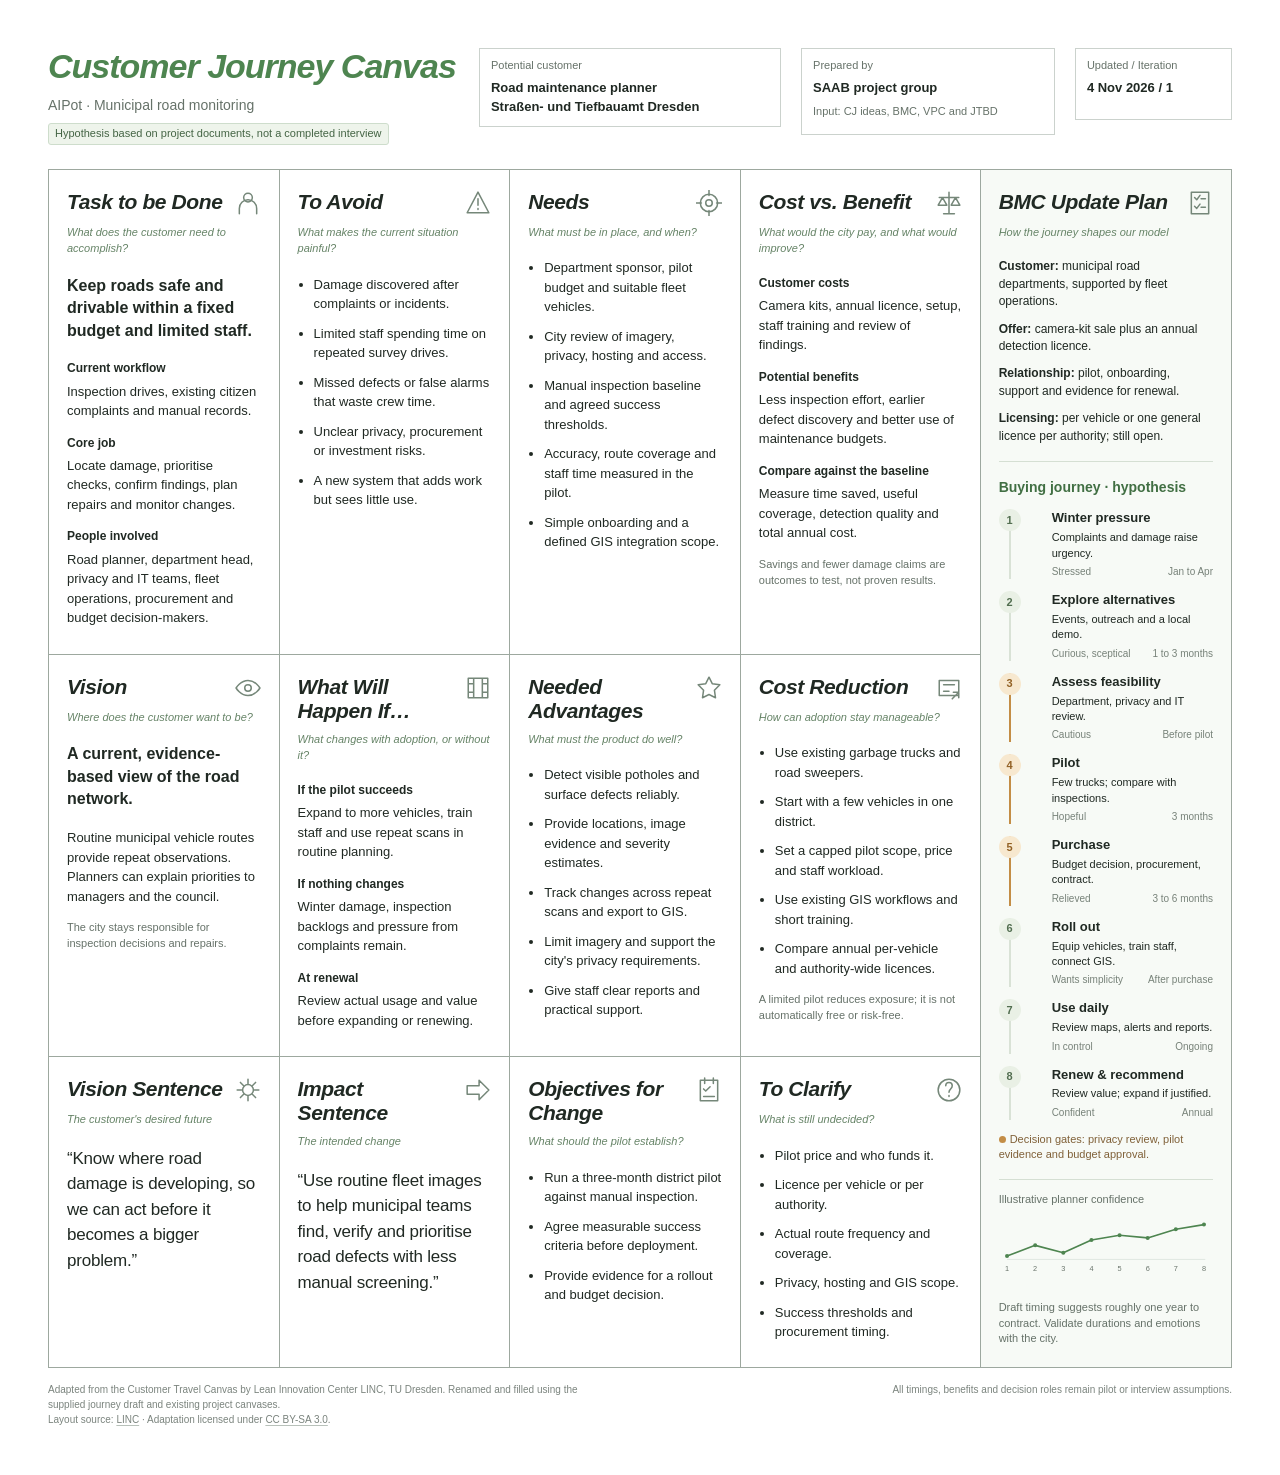
<file: canvases/CJ.html>
<!doctype html>
<html lang="en">

<head>
    <meta charset="utf-8">
    <meta name="viewport" content="width=device-width, initial-scale=1">
    <title>Customer Journey Canvas: AIPot</title>
    <style>
        :root {
            color-scheme: light;
            --foreground: #202923;
            --muted: #667269;
            --card: #fff;
            --border: #9da89f;
            --primary: #4e8550;
            --radius: 10px;
            --font-sans: Arial, Helvetica, sans-serif;
        }

        * {
            box-sizing: border-box;
        }

        body {
            margin: 0;
            font-family: var(--font-sans);
            color: var(--foreground);
            line-height: 1.45;
        }

        main {
            max-width: 2400px;
            margin: auto;
            padding: 32px;
        }

        .paper {
            background: #fff;
            padding: 16px;
            border-radius: var(--radius);
        }

        .top {
            display: grid;
            grid-template-columns: 1.7fr 1.25fr 1.05fr .65fr;
            gap: 20px;
            align-items: start;
            margin-bottom: 24px;
        }

        h1 {
            font-size: 34px;
            line-height: 1.08;
            letter-spacing: -1px;
            font-style: italic;
            color: var(--primary);
            margin: 0 0 10px;
        }

        .subtitle {
            color: var(--muted);
            font-size: 14px;
            margin: 0;
        }

        .meta {
            border: 1px solid #cbd2cd;
            min-height: 72px;
            padding: 9px 11px;
            font-size: 13px;
        }

        .meta span {
            display: block;
            font-size: 11px;
            color: var(--muted);
            margin-bottom: 5px;
        }

        .meta strong {
            font-weight: 600;
        }

        .status {
            display: inline-block;
            font-size: 11px;
            padding: 2px 6px;
            background: #eef4eb;
            color: #446444;
            border: 1px solid #ceddcc;
            border-radius: 3px;
            margin-top: 8px;
        }

        .grid {
            display: grid;
            grid-template-columns: 1fr 1fr 1fr 1.04fr 1.09fr;
            grid-template-rows: minmax(318px, auto) minmax(305px, auto) minmax(225px, auto);
            border-left: 1px solid var(--border);
            border-top: 1px solid var(--border);
        }

        .cell {
            min-width: 0;
            padding: 20px 18px;
            border-right: 1px solid var(--border);
            border-bottom: 1px solid var(--border);
        }

        .task {
            grid-column: 1;
            grid-row: 1;
        }

        .avoid {
            grid-column: 2;
            grid-row: 1;
        }

        .needs {
            grid-column: 3;
            grid-row: 1;
        }

        .benefit {
            grid-column: 4;
            grid-row: 1;
        }

        .vision {
            grid-column: 1;
            grid-row: 2;
        }

        .if {
            grid-column: 2;
            grid-row: 2;
        }

        .advantages {
            grid-column: 3;
            grid-row: 2;
        }

        .reduction {
            grid-column: 4;
            grid-row: 2;
        }

        .vision-sentence {
            grid-column: 1;
            grid-row: 3;
        }

        .impact {
            grid-column: 2;
            grid-row: 3;
        }

        .objectives {
            grid-column: 3;
            grid-row: 3;
        }

        .clarify {
            grid-column: 4;
            grid-row: 3;
        }

        .updates {
            grid-column: 5;
            grid-row: 1/4;
            background: #f7faf6;
        }

        .cell-head {
            display: flex;
            justify-content: space-between;
            align-items: flex-start;
            gap: 10px;
            margin-bottom: 8px;
        }

        h2 {
            font-size: 21px;
            line-height: 1.15;
            margin: 0;
            font-style: italic;
            letter-spacing: -.4px;
        }

        .cell-head svg {
            width: 26px;
            height: 26px;
            flex-shrink: 0;
            stroke: #758779;
            fill: none;
            stroke-width: 1.4;
            stroke-linecap: round;
            stroke-linejoin: round;
        }

        .prompt {
            color: #658366;
            font-size: 11px;
            line-height: 1.4;
            margin: 0 0 18px;
            font-style: italic;
        }

        .cell p,
        .cell li {
            font-size: 13px;
            line-height: 1.5;
        }

        .cell p {
            margin: 0 0 13px;
        }

        .cell p:last-child {
            margin-bottom: 0;
        }

        .cell .prompt {
            font-size: 11px;
            margin-bottom: 18px;
        }

        .cell .lead {
            font-size: 16px;
            line-height: 1.4;
            font-weight: 600;
            margin-bottom: 18px;
        }

        .cell h3 {
            font-size: 12px;
            font-weight: 700;
            margin: 14px 0 4px;
        }

        ul {
            margin: 0;
            padding-left: 16px;
        }

        li {
            margin: 0 0 10px;
        }

        li:last-child {
            margin-bottom: 0;
        }

        .cell .mini {
            font-size: 11px;
            line-height: 1.45;
            color: var(--muted);
            margin-top: 14px;
        }

        .cell .statement {
            font-size: 17px;
            line-height: 1.5;
            letter-spacing: -.2px;
        }

        .update-points p {
            font-size: 12px;
            line-height: 1.45;
            margin-bottom: 10px;
        }

        .updates .journey-heading {
            font-size: 14px;
            padding-top: 15px;
            border-top: 1px solid #d5dfd3;
            margin-top: 16px;
            margin-bottom: 12px;
            color: #416f43;
        }

        .journey {
            list-style: none;
            padding: 0;
            margin: 0;
        }

        .journey-stage {
            display: grid;
            grid-template-columns: 23px 1fr;
            gap: 8px;
            border-left: 2px solid #d9e2d6;
            margin: 0 0 12px 10px;
            padding-left: 10px;
        }

        .stage-number {
            width: 22px;
            height: 22px;
            border-radius: 50%;
            background: #e9f0e5;
            display: flex;
            align-items: center;
            justify-content: center;
            margin-left: -22px;
            font-size: 11px;
            font-weight: 700;
            color: #526e50;
        }

        .journey-stage h4 {
            font-size: 13px;
            line-height: 1.3;
            margin: 1px 0 3px;
        }

        .journey-stage p {
            font-size: 11px;
            line-height: 1.4;
            margin: 0 0 3px;
        }

        .stage-meta {
            display: flex;
            justify-content: space-between;
            gap: 5px;
            font-size: 10px;
            color: #778279;
        }

        .gate {
            border-left-color: #c38d46;
        }

        .gate .stage-number {
            background: #f7e8cf;
            color: #926125;
        }

        .cell .gate-key {
            font-size: 11px;
            color: #806139;
            line-height: 1.4;
            margin-top: 12px;
        }

        .gate-key span {
            display: inline-block;
            width: 7px;
            height: 7px;
            border-radius: 50%;
            background: #c38d46;
            margin-right: 4px;
        }

        .mood {
            margin: 16px 0 0;
            padding-top: 12px;
            border-top: 1px solid #d5dfd3;
        }

        .mood figcaption {
            font-size: 11px;
            color: var(--muted);
        }

        .mood svg {
            width: 100%;
            height: 78px;
            display: block;
        }

        .footer {
            display: flex;
            justify-content: space-between;
            align-items: flex-start;
            gap: 24px;
            margin-top: 14px;
            font-size: 10px;
            color: #7b847e;
            line-height: 1.5;
        }

        .footer p {
            margin: 0;
            max-width: 100ch;
        }

        .footer a {
            color: inherit;
            text-decoration-color: #b8c1ba;
            text-underline-offset: 2px;
        }

        a:focus-visible {
            outline: 3px solid #4e8550;
            outline-offset: 3px;
        }

        @media(min-width:1900px) {
            .cell {
                padding: 22px;
            }

            .cell p,
            .cell li {
                font-size: 14px;
            }

            .cell .prompt {
                font-size: 12px;
            }

            .cell .lead {
                font-size: 17px;
            }

            .cell h3 {
                font-size: 13px;
            }

            .update-points p {
                font-size: 13px;
            }

            .journey-stage p {
                font-size: 12px;
            }

            .journey-stage h4 {
                font-size: 14px;
            }

            .stage-meta {
                font-size: 11px;
            }
        }

        @media(max-width:1250px) {
            main {
                padding: 16px;
            }

            .top {
                grid-template-columns: 1fr 1fr;
                gap: 12px;
            }

            .top>div:first-child {
                grid-column: 1/-1;
            }

            .top .meta:last-child {
                grid-column: 1/-1;
                min-height: 0;
            }

            .grid {
                grid-template-columns: 1fr 1fr;
                grid-template-rows: none;
            }

            .cell {
                grid-column: auto;
                grid-row: auto;
            }

            .updates {
                grid-column: 1/-1;
            }

            .journey {
                display: grid;
                grid-template-columns: 1fr 1fr;
                gap: 0 20px;
            }

            .mood svg {
                max-width: 420px;
            }

            .cell p,
            .cell li {
                font-size: 14px;
            }

            .footer {
                flex-direction: column;
                gap: 8px;
            }
        }

        @media(max-width:600px) {
            main {
                padding: 0;
            }

            .top {
                gap: 10px;
                margin-bottom: 18px;
            }

            h1 {
                font-size: 30px;
            }

            .grid {
                grid-template-columns: 1fr;
            }

            .cell,
            .updates {
                grid-column: 1;
            }

            .cell {
                padding: 18px;
            }

            .journey {
                display: block;
            }

            .cell .statement {
                font-size: 18px;
            }

            .meta {
                font-size: 12px;
            }
        }

        @media print {
            main {
                padding: 0;
                max-width: none;
            }

            .paper {
                padding: 0;
                border-radius: 0;
            }

            .top {
                grid-template-columns: 1.7fr 1.25fr 1.05fr .65fr;
                gap: 12px;
                margin-bottom: 16px;
            }

            .top>div:first-child,
            .top .meta:last-child {
                grid-column: auto;
            }

            .grid {
                grid-template-columns: 1fr 1fr 1fr 1.04fr 1.09fr;
                grid-template-rows: minmax(250px, auto) minmax(250px, auto) minmax(190px, auto);
            }

            .task {
                grid-column: 1;
                grid-row: 1;
            }

            .avoid {
                grid-column: 2;
                grid-row: 1;
            }

            .needs {
                grid-column: 3;
                grid-row: 1;
            }

            .benefit {
                grid-column: 4;
                grid-row: 1;
            }

            .vision {
                grid-column: 1;
                grid-row: 2;
            }

            .if {
                grid-column: 2;
                grid-row: 2;
            }

            .advantages {
                grid-column: 3;
                grid-row: 2;
            }

            .reduction {
                grid-column: 4;
                grid-row: 2;
            }

            .vision-sentence {
                grid-column: 1;
                grid-row: 3;
            }

            .impact {
                grid-column: 2;
                grid-row: 3;
            }

            .objectives {
                grid-column: 3;
                grid-row: 3;
            }

            .clarify {
                grid-column: 4;
                grid-row: 3;
            }

            .updates {
                grid-column: 5;
                grid-row: 1/4;
            }

            .journey {
                display: block;
            }

            .cell {
                padding: 14px;
            }

            .cell p,
            .cell li {
                font-size: 11px;
            }

            .cell .lead {
                font-size: 14px;
            }

            .cell .statement {
                font-size: 14px;
            }

            h1 {
                font-size: 28px;
            }

            h2 {
                font-size: 17px;
            }

            .journey-stage p {
                font-size: 10px;
            }

            .journey-stage h4 {
                font-size: 11px;
            }

            .stage-meta {
                font-size: 9px;
            }

            .mood svg {
                height: 60px;
            }

            .footer {
                flex-direction: row;
                font-size: 8px;
            }

            * {
                print-color-adjust: exact;
                -webkit-print-color-adjust: exact;
            }

            @page {
                size: A3 landscape;
                margin: 10mm;
            }
        }

        @media print {
            .journey-stage {
                margin-bottom: 8px;
            }

            .update-points p {
                margin-bottom: 7px;
            }

            .updates .journey-heading {
                margin-top: 10px;
                padding-top: 10px;
                margin-bottom: 9px;
            }

            .cell .prompt {
                margin-bottom: 12px;
            }

            .cell p {
                margin-bottom: 9px;
            }

            .cell .mini {
                margin-top: 8px;
            }

            .mood {
                margin-top: 10px;
                padding-top: 8px;
            }

            .mood svg {
                height: 50px;
            }
        }

        @media print {
            .journey-stage {
                margin-bottom: 6px;
            }

            .journey-stage p {
                margin: 0 0 2px;
            }

            .update-points p {
                margin-bottom: 6px;
            }

            .footer {
                margin-top: 8px;
            }
        }
    </style>
</head>

<body>
    <main>
        <article class="paper">
            <header class="top">
                <div>
                    <h1>Customer Journey Canvas</h1>
                    <p class="subtitle">AIPot · Municipal road monitoring</p><span class="status">Hypothesis based on project documents, not a completed interview</span>
                </div>
                <div class="meta"><span>Potential customer</span><strong>Road maintenance planner<br>Straßen- und Tiefbauamt Dresden</strong></div>
                <div class="meta"><span>Prepared by</span><strong>SAAB project group</strong><span style="margin-top:6px">Input: CJ ideas, BMC, VPC and JTBD</span></div>
                <div class="meta"><span>Updated / Iteration</span><strong>4 Nov 2026 / 1</strong></div>
            </header>
            <div class="grid">
                <section class="cell task" aria-labelledby="task-title">
                    <header class="cell-head">
                        <h2 id="task-title">Task to be Done</h2><svg viewBox="0 0 24 24" aria-hidden="true">
                            <circle cx="12" cy="7" r="4" />
                            <path d="M4 22v-5a8 8 0 0 1 16 0v5" />
                        </svg>
                    </header>
                    <p class="prompt">What does the customer need to accomplish?</p>
                    <p class="lead">Keep roads safe and drivable within a fixed budget and limited staff.</p>
                    <h3>Current workflow</h3>
                    <p>Inspection drives, existing citizen complaints and manual records.</p>
                    <h3>Core job</h3>
                    <p>Locate damage, prioritise checks, confirm findings, plan repairs and monitor changes.</p>
                    <h3>People involved</h3>
                    <p>Road planner, department head, privacy and IT teams, fleet operations, procurement and budget decision-makers.</p>
                </section>
                <section class="cell avoid" aria-labelledby="avoid-title">
                    <header class="cell-head">
                        <h2 id="avoid-title">To Avoid</h2><svg viewBox="0 0 24 24" aria-hidden="true">
                            <path d="m12 2 10 19H2L12 2Zm0 6v6m0 3v1" />
                        </svg>
                    </header>
                    <p class="prompt">What makes the current situation painful?</p>
                    <ul>
                        <li>Damage discovered after complaints or incidents.</li>
                        <li>Limited staff spending time on repeated survey drives.</li>
                        <li>Missed defects or false alarms that waste crew time.</li>
                        <li>Unclear privacy, procurement or investment risks.</li>
                        <li>A new system that adds work but sees little use.</li>
                    </ul>
                </section>
                <section class="cell needs" aria-labelledby="needs-title">
                    <header class="cell-head">
                        <h2 id="needs-title">Needs</h2><svg viewBox="0 0 24 24" aria-hidden="true">
                            <circle cx="12" cy="12" r="8" />
                            <circle cx="12" cy="12" r="3" />
                            <path d="M12 0v5m0 14v5M0 12h5m14 0h5" />
                        </svg>
                    </header>
                    <p class="prompt">What must be in place, and when?</p>
                    <ul>
                        <li>Department sponsor, pilot budget and suitable fleet vehicles.</li>
                        <li>City review of imagery, privacy, hosting and access.</li>
                        <li>Manual inspection baseline and agreed success thresholds.</li>
                        <li>Accuracy, route coverage and staff time measured in the pilot.</li>
                        <li>Simple onboarding and a defined GIS integration scope.</li>
                    </ul>
                </section>
                <section class="cell benefit" aria-labelledby="benefit-title">
                    <header class="cell-head">
                        <h2 id="benefit-title">Cost vs. Benefit</h2><svg viewBox="0 0 24 24" aria-hidden="true">
                            <path d="M12 2v20M3 7h18M6 7l-4 7h8L6 7Zm12 0-4 7h8l-4-7ZM7 22h10" />
                        </svg>
                    </header>
                    <p class="prompt">What would the city pay, and what would improve?</p>
                    <h3>Customer costs</h3>
                    <p>Camera kits, annual licence, setup, staff training and review of findings.</p>
                    <h3>Potential benefits</h3>
                    <p>Less inspection effort, earlier defect discovery and better use of maintenance budgets.</p>
                    <h3>Compare against the baseline</h3>
                    <p>Measure time saved, useful coverage, detection quality and total annual cost.</p>
                    <p class="mini">Savings and fewer damage claims are outcomes to test, not proven results.</p>
                </section>
                <section class="cell vision" aria-labelledby="vision-title">
                    <header class="cell-head">
                        <h2 id="vision-title">Vision</h2><svg viewBox="0 0 24 24" aria-hidden="true">
                            <path d="M1 12s4-7 11-7 11 7 11 7-4 7-11 7S1 12 1 12Z" />
                            <circle cx="12" cy="12" r="3" />
                        </svg>
                    </header>
                    <p class="prompt">Where does the customer want to be?</p>
                    <p class="lead">A current, evidence-based view of the road network.</p>
                    <p>Routine municipal vehicle routes provide repeat observations. Planners can explain priorities to managers and the council.</p>
                    <p class="mini">The city stays responsible for inspection decisions and repairs.</p>
                </section>
                <section class="cell if" aria-labelledby="if-title">
                    <header class="cell-head">
                        <h2 id="if-title">What Will Happen If…</h2><svg viewBox="0 0 24 24" aria-hidden="true">
                            <path d="M3 3h18v18H3ZM8 3v18m8-18v18M3 8h5m8 0h5M3 16h5m8 0h5" />
                        </svg>
                    </header>
                    <p class="prompt">What changes with adoption, or without it?</p>
                    <h3>If the pilot succeeds</h3>
                    <p>Expand to more vehicles, train staff and use repeat scans in routine planning.</p>
                    <h3>If nothing changes</h3>
                    <p>Winter damage, inspection backlogs and pressure from complaints remain.</p>
                    <h3>At renewal</h3>
                    <p>Review actual usage and value before expanding or renewing.</p>
                </section>
                <section class="cell advantages" aria-labelledby="advantages-title">
                    <header class="cell-head">
                        <h2 id="advantages-title">Needed Advantages</h2><svg viewBox="0 0 24 24" aria-hidden="true">
                            <path d="m12 2 3 6 7 1-5 5 1 7-6-3-6 3 1-7-5-5 7-1 3-6Z" />
                        </svg>
                    </header>
                    <p class="prompt">What must the product do well?</p>
                    <ul>
                        <li>Detect visible potholes and surface defects reliably.</li>
                        <li>Provide locations, image evidence and severity estimates.</li>
                        <li>Track changes across repeat scans and export to GIS.</li>
                        <li>Limit imagery and support the city&#x27;s privacy requirements.</li>
                        <li>Give staff clear reports and practical support.</li>
                    </ul>
                </section>
                <section class="cell reduction" aria-labelledby="reduction-title">
                    <header class="cell-head">
                        <h2 id="reduction-title">Cost Reduction</h2><svg viewBox="0 0 24 24" aria-hidden="true">
                            <path d="M3 5h18v14H3ZM7 9h10m-10 6h5M15 22l6-6m-5 0h5v5" />
                        </svg>
                    </header>
                    <p class="prompt">How can adoption stay manageable?</p>
                    <ul>
                        <li>Use existing garbage trucks and road sweepers.</li>
                        <li>Start with a few vehicles in one district.</li>
                        <li>Set a capped pilot scope, price and staff workload.</li>
                        <li>Use existing GIS workflows and short training.</li>
                        <li>Compare annual per-vehicle and authority-wide licences.</li>
                    </ul>
                    <p class="mini">A limited pilot reduces exposure; it is not automatically free or risk-free.</p>
                </section>
                <section class="cell vision-sentence" aria-labelledby="vision-sentence-title">
                    <header class="cell-head">
                        <h2 id="vision-sentence-title">Vision Sentence</h2><svg viewBox="0 0 24 24" aria-hidden="true">
                            <path d="M12 2v4m0 12v4M2 12h4m12 0h4M5 5l3 3m8 8 3 3M5 19l3-3m8-8 3-3" />
                            <circle cx="12" cy="12" r="5" />
                        </svg>
                    </header>
                    <p class="prompt">The customer's desired future</p>
                    <p class="statement">“Know where road damage is developing, so we can act before it becomes a bigger problem.”</p>
                </section>
                <section class="cell impact" aria-labelledby="impact-title">
                    <header class="cell-head">
                        <h2 id="impact-title">Impact Sentence</h2><svg viewBox="0 0 24 24" aria-hidden="true">
                            <path d="M2 8h11V3l9 9-9 9v-5H2V8Z" />
                        </svg>
                    </header>
                    <p class="prompt">The intended change</p>
                    <p class="statement">“Use routine fleet images to help municipal teams find, verify and prioritise road defects with less manual screening.”</p>
                </section>
                <section class="cell objectives" aria-labelledby="objectives-title">
                    <header class="cell-head">
                        <h2 id="objectives-title">Objectives for Change</h2><svg viewBox="0 0 24 24" aria-hidden="true">
                            <path d="M4 3h16v19H4ZM8 1v5m8-5v5M7 11l2 2 4-4m-6 9h10" />
                        </svg>
                    </header>
                    <p class="prompt">What should the pilot establish?</p>
                    <ul>
                        <li>Run a three-month district pilot against manual inspection.</li>
                        <li>Agree measurable success criteria before deployment.</li>
                        <li>Provide evidence for a rollout and budget decision.</li>
                    </ul>
                </section>
                <section class="cell clarify" aria-labelledby="clarify-title">
                    <header class="cell-head">
                        <h2 id="clarify-title">To Clarify</h2><svg viewBox="0 0 24 24" aria-hidden="true">
                            <circle cx="12" cy="12" r="10" />
                            <path d="M9 8a3 3 0 0 1 6 0c0 3-3 3-3 6m0 3v1" />
                        </svg>
                    </header>
                    <p class="prompt">What is still undecided?</p>
                    <ul>
                        <li>Pilot price and who funds it.</li>
                        <li>Licence per vehicle or per authority.</li>
                        <li>Actual route frequency and coverage.</li>
                        <li>Privacy, hosting and GIS scope.</li>
                        <li>Success thresholds and procurement timing.</li>
                    </ul>
                </section>
                <section class="cell updates" aria-labelledby="updates-title">
                    <header class="cell-head">
                        <h2 id="updates-title">BMC Update Plan</h2><svg viewBox="0 0 24 24" aria-hidden="true">
                            <path d="M4 2h16v20H4ZM7 7l2 2 3-4m1 3h4M7 15l2 2 3-4m1 3h4" />
                        </svg>
                    </header>
                    <p class="prompt">How the journey shapes our model</p>
                    <div class="update-points">
                        <p><strong>Customer:</strong> municipal road departments, supported by fleet operations.</p>
                        <p><strong>Offer:</strong> camera-kit sale plus an annual detection licence.</p>
                        <p><strong>Relationship:</strong> pilot, onboarding, support and evidence for renewal.</p>
                        <p><strong>Licensing:</strong> per vehicle or one general licence per authority; still open.</p>
                    </div>
                    <h3 class="journey-heading">Buying journey · hypothesis</h3>
                    <ol class="journey">
                        <li class="journey-stage"><span class="stage-number">1</span>
                            <div>
                                <h4>Winter pressure</h4>
                                <p>Complaints and damage raise urgency.</p>
                                <div class="stage-meta"><span>Stressed</span><span>Jan to Apr</span></div>
                            </div>
                        </li>
                        <li class="journey-stage"><span class="stage-number">2</span>
                            <div>
                                <h4>Explore alternatives</h4>
                                <p>Events, outreach and a local demo.</p>
                                <div class="stage-meta"><span>Curious, sceptical</span><span>1 to 3 months</span></div>
                            </div>
                        </li>
                        <li class="journey-stage gate"><span class="stage-number">3</span>
                            <div>
                                <h4>Assess feasibility</h4>
                                <p>Department, privacy and IT review.</p>
                                <div class="stage-meta"><span>Cautious</span><span>Before pilot</span></div>
                            </div>
                        </li>
                        <li class="journey-stage gate"><span class="stage-number">4</span>
                            <div>
                                <h4>Pilot</h4>
                                <p>Few trucks; compare with inspections.</p>
                                <div class="stage-meta"><span>Hopeful</span><span>3 months</span></div>
                            </div>
                        </li>
                        <li class="journey-stage gate"><span class="stage-number">5</span>
                            <div>
                                <h4>Purchase</h4>
                                <p>Budget decision, procurement, contract.</p>
                                <div class="stage-meta"><span>Relieved</span><span>3 to 6 months</span></div>
                            </div>
                        </li>
                        <li class="journey-stage"><span class="stage-number">6</span>
                            <div>
                                <h4>Roll out</h4>
                                <p>Equip vehicles, train staff, connect GIS.</p>
                                <div class="stage-meta"><span>Wants simplicity</span><span>After purchase</span></div>
                            </div>
                        </li>
                        <li class="journey-stage"><span class="stage-number">7</span>
                            <div>
                                <h4>Use daily</h4>
                                <p>Review maps, alerts and reports.</p>
                                <div class="stage-meta"><span>In control</span><span>Ongoing</span></div>
                            </div>
                        </li>
                        <li class="journey-stage"><span class="stage-number">8</span>
                            <div>
                                <h4>Renew &amp; recommend</h4>
                                <p>Review value; expand if justified.</p>
                                <div class="stage-meta"><span>Confident</span><span>Annual</span></div>
                            </div>
                        </li>
                    </ol>
                    <p class="gate-key"><span></span>Decision gates: privacy review, pilot evidence and budget approval.</p>
                    <figure class="mood">
                        <figcaption>Illustrative planner confidence</figcaption>
                        <svg viewBox="0 0 320 83" role="img" aria-label="Hypothetical confidence across stages one to eight: low under winter pressure, cautious during review, then rising through the pilot, use and renewal.">
                            <path d="M12 60H308" stroke="#d6ded8" fill="none" />
                            <path d="M12 55 54 39 96 50 138 31 180 24 222 28 264 15 306 8" stroke="#4e8550" stroke-width="2.5" fill="none" stroke-linejoin="round" />
                            <g fill="#4e8550">
                                <circle cx="12" cy="55" r="3" />
                                <circle cx="54" cy="39" r="3" />
                                <circle cx="96" cy="50" r="3" />
                                <circle cx="138" cy="31" r="3" />
                                <circle cx="180" cy="24" r="3" />
                                <circle cx="222" cy="28" r="3" />
                                <circle cx="264" cy="15" r="3" />
                                <circle cx="306" cy="8" r="3" />
                            </g>
                            <g fill="#6a756c" font-family="Arial, sans-serif" font-size="11" text-anchor="middle"><text x="12" y="78">1</text><text x="54" y="78">2</text><text x="96" y="78">3</text><text x="138" y="78">4</text><text x="180" y="78">5</text><text x="222" y="78">6</text><text x="264"
                                    y="78">7</text><text x="306" y="78">8</text></g>
                        </svg>
                    </figure>
                    <p class="mini">Draft timing suggests roughly one year to contract. Validate durations and emotions with the city.</p>
                </section>
            </div>
            <footer class="footer">
                <p>Adapted from the Customer Travel Canvas by Lean Innovation Center LINC, TU Dresden. Renamed and filled using the supplied journey draft and existing project canvases.<br>Layout source: <a href="https://linc.inf.tu-dresden.de" target="_blank" rel="noopener noreferrer">LINC</a> ·
                    Adaptation licensed under <a href="https://creativecommons.org/licenses/by-sa/3.0/" target="_blank" rel="noopener noreferrer">CC BY-SA 3.0</a>.</p>
                <p>All timings, benefits and decision roles remain pilot or interview assumptions.</p>
            </footer>
        </article>
    </main>
</body>

</html>
</file>
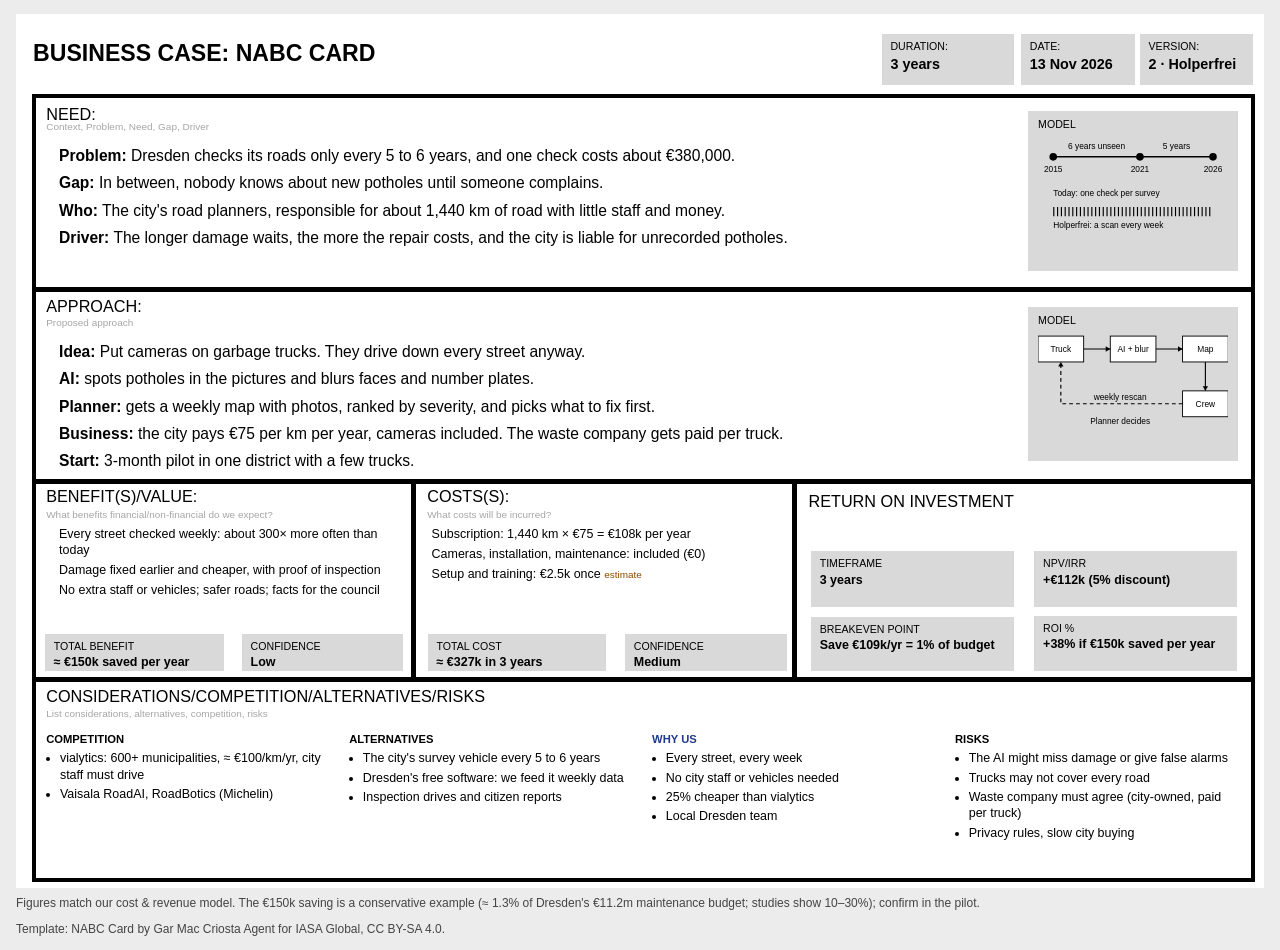
<file: canvases/Holperfrei NABC Card.html>
<!doctype html><html><head><meta charset=utf8><meta name=viewport content="width=device-width,initial-scale=1,viewport-fit=cover"><style>:root{color-scheme:light;box-sizing:border-box;padding-top:env(safe-area-inset-top,0px);padding-bottom:env(safe-area-inset-bottom,0px)}html{scroll-padding-top:env(safe-area-inset-top,0px)}body{margin:0;padding:0;font:14px -apple-system,BlinkMacSystemFont,sans-serif;background:#fff;color:#000}img{max-width:100%}[hidden]:not([hidden=until-found i]){display:none!important}</style></head><body>
<title>Holperfrei NABC Form</title>
<meta name="claude:viewport-fit-sides" content="cover">
<style>
/* Layout: a scaled copy of the IASA NABC card at 1900 x 1330 units. Every box is positioned in percent of the sheet and every font size is in cqw, so the sheet keeps the template's proportions at any width. Single black-and-grey form look in both themes. */
:root {
  color-scheme: light;
  --paper: #ffffff; --ink: #000000; --grey: #d9d9d9; --hint: #a6a6a6; --page: #ececec; --note: #444444; --warn: #8a4b00;
  --font: Arial, Helvetica, sans-serif;
}
* { box-sizing: border-box; }
body {
  margin: 0; background: var(--page); color: var(--ink); font-family: var(--font);
  padding-left: max(16px, env(safe-area-inset-left, 0px)); padding-right: max(16px, env(safe-area-inset-right, 0px)); padding-block: 14px;
}
.scroller { overflow-x: auto; max-width: 1500px; margin: 0 auto; }
.sheet { position: relative; container-type: inline-size; width: 100%; min-width: 900px; aspect-ratio: 1900 / 1330; background: var(--paper); }
.sheet > * { position: absolute; margin: 0; }
.title { left: 1.37%; top: 3.0%; font-size: 1.85cqw; text-transform: uppercase; white-space: nowrap; }
.field { background: var(--grey); top: 2.3%; height: 5.8%; padding: .5cqw .7cqw; font-size: .85cqw; text-transform: uppercase; }
.field b { display: block; margin-top: .3cqw; font-size: 1.15cqw; text-transform: none; }
.card { left: 1.263%; top: 9.173%; width: 98%; height: 90.226%; border: .4cqw solid var(--ink); }
.h { left: 1.263%; width: 98%; height: .4cqw; background: var(--ink); }
.v { width: .4cqw; background: var(--ink); top: 53.23%; height: 22.71%; }
.label { font-size: 1.3cqw; text-transform: uppercase; white-space: nowrap; }
.hint { font-size: .8cqw; color: var(--hint); white-space: nowrap; }
.text { font-size: 1.25cqw; line-height: 1.4; display: grid; gap: .45cqw; align-content: start; }
.text p { margin: 0; }
.small { font-size: 1cqw; line-height: 1.3; gap: .3cqw; }
.model { background: var(--grey); padding: .6cqw .8cqw; font-size: .85cqw; text-transform: uppercase; overflow: hidden; }
.model svg { display: block; width: 100%; height: auto; margin-top: .3cqw; }
.box { background: var(--grey); padding: .5cqw .7cqw; font-size: .85cqw; text-transform: uppercase; overflow: hidden; }
.box b { display: block; margin-top: .25cqw; font-size: 1cqw; line-height: 1.2; text-transform: none; }
.cons { left: 2.42%; top: 82.2%; width: 95.5%; height: 16%; display: grid; grid-template-columns: repeat(4, minmax(0, 1fr)); gap: 1.6cqw; font-size: 1cqw; line-height: 1.3; }
.cons h3 { margin: 0 0 .3cqw; font-size: .9cqw; text-transform: uppercase; }
.cons ul { margin: 0; padding-left: 1.1cqw; display: grid; gap: .25cqw; }
.as { color: var(--warn); font-size: .8cqw; }
.cons h3.us { color: #1f3a8a; }
.s-line { stroke: var(--ink); fill: none; } .s-fill { fill: var(--ink); } .s-box { fill: var(--paper); stroke: var(--ink); stroke-width: 1.2; }
.s-text { fill: var(--ink); font-family: Arial, Helvetica, sans-serif; font-size: 11px; text-transform: none; }
.note { max-width: 1500px; margin: 8px auto 0; font-size: 12px; color: var(--note); display: flex; justify-content: space-between; gap: 12px; flex-wrap: wrap; }
@media print {
  @page { size: A4 landscape; margin: 8mm; }
  * { print-color-adjust: exact; -webkit-print-color-adjust: exact; }
  body { background: #fff; padding: 0; } .scroller { max-width: none; overflow: visible; } .sheet { min-width: 0; } .note { max-width: none; font-size: 9px; }
}
</style>

<div class="scroller">
<main class="sheet" aria-label="Business case: NABC card, Holperfrei">
  <h1 class="title">Business Case: NABC Card</h1>
  <div class="field" style="left:69.37%;width:10.63%">Duration:<b>3 years</b></div>
  <div class="field" style="left:80.53%;width:9.1%">Date:<b>13 Nov 2026</b></div>
  <div class="field" style="left:90.05%;width:9.05%">Version:<b>2 · Holperfrei</b></div>

  <div class="card"></div>
  <div class="h" style="top:31.28%"></div>
  <div class="h" style="top:53.23%"></div>
  <div class="h" style="top:75.94%"></div>
  <div class="v" style="left:31.68%"></div>
  <div class="v" style="left:62.21%"></div>

  <!-- NEED -->
  <div class="label" style="left:2.42%;top:10.4%">Need:</div>
  <div class="hint" style="left:2.42%;top:12.3%">Context, Problem, Need, Gap, Driver</div>
  <div class="text" style="left:3.45%;top:15%;width:75%;height:15.5%">
    <p><b>Problem:</b> Dresden checks its roads only every 5 to 6 years, and one check costs about €380,000.</p>
    <p><b>Gap:</b> In between, nobody knows about new potholes until someone complains.</p>
    <p><b>Who:</b> The city's road planners, responsible for about 1,440 km of road with little staff and money.</p>
    <p><b>Driver:</b> The longer damage waits, the more the repair costs, and the city is liable for unrecorded potholes.</p>
  </div>
  <div class="model" style="left:81.1%;top:11.05%;width:16.84%;height:18.42%">Model
    <svg viewBox="0 0 250 130" role="img" aria-label="Surveys in 2015, 2021 and 2026 leave long gaps. Weekly scans fill them.">
      <line class="s-line" x1="20" y1="30" x2="230" y2="30" stroke-width="2"/>
      <circle class="s-fill" cx="20" cy="30" r="5"/><circle class="s-fill" cx="134" cy="30" r="5"/><circle class="s-fill" cx="230" cy="30" r="5"/>
      <text class="s-text" x="20" y="50" text-anchor="middle">2015</text><text class="s-text" x="134" y="50" text-anchor="middle">2021</text><text class="s-text" x="230" y="50" text-anchor="middle">2026</text>
      <text class="s-text" x="77" y="20" text-anchor="middle">6 years unseen</text><text class="s-text" x="182" y="20" text-anchor="middle">5 years</text>
      <text class="s-text" x="20" y="82">Today: one check per survey</text>
      <line class="s-line" x1="20" y1="102" x2="230" y2="102" stroke-width="12" stroke-dasharray="1.5 3.5"/>
      <text class="s-text" x="20" y="124">Holperfrei: a scan every week</text>
    </svg>
  </div>

  <!-- APPROACH -->
  <div class="label" style="left:2.42%;top:32.35%">Approach:</div>
  <div class="hint" style="left:2.42%;top:34.7%">Proposed approach</div>
  <div class="text" style="left:3.45%;top:37.4%;width:75%;height:14.5%">
    <p><b>Idea:</b> Put cameras on garbage trucks. They drive down every street anyway.</p>
    <p><b>AI:</b> spots potholes in the pictures and blurs faces and number plates.</p>
    <p><b>Planner:</b> gets a weekly map with photos, ranked by severity, and picks what to fix first.</p>
    <p><b>Business:</b> the city pays €75 per km per year, cameras included. The waste company gets paid per truck.</p>
    <p><b>Start:</b> 3-month pilot in one district with a few trucks.</p>
  </div>
  <div class="model" style="left:81.1%;top:33.5%;width:16.84%;height:17.7%">Model
    <svg viewBox="0 0 250 130" role="img" aria-label="Truck, AI and blur, map, crew, weekly rescan.">
      <rect class="s-box" x="0" y="8" width="60" height="34"/><text class="s-text" x="30" y="29" text-anchor="middle">Truck</text>
      <rect class="s-box" x="95" y="8" width="60" height="34"/><text class="s-text" x="125" y="29" text-anchor="middle">AI + blur</text>
      <rect class="s-box" x="190" y="8" width="60" height="34"/><text class="s-text" x="220" y="29" text-anchor="middle">Map</text>
      <path class="s-line" d="M60 25h35M155 25h35" stroke-width="1.5"/><path class="s-fill" d="M95 25l-6-3.5v7zM190 25l-6-3.5v7z"/>
      <rect class="s-box" x="190" y="80" width="60" height="34"/><text class="s-text" x="220" y="101" text-anchor="middle">Crew</text>
      <path class="s-line" d="M220 42v38" stroke-width="1.5"/><path class="s-fill" d="M220 80l-3.5-6h7z"/>
      <path class="s-line" d="M190 97H30V42" stroke-width="1.5" stroke-dasharray="5 4"/><path class="s-fill" d="M30 42l-3.5 6h7z"/>
      <text class="s-text" x="108" y="92" text-anchor="middle">weekly rescan</text>
      <text class="s-text" x="108" y="124" text-anchor="middle">Planner decides</text>
    </svg>
  </div>

  <!-- BENEFIT -->
  <div class="label" style="left:2.42%;top:54.1%">Benefit(s)/Value:</div>
  <div class="hint" style="left:2.42%;top:56.7%">What benefits financial/non-financial do we expect?</div>
  <div class="text small" style="left:3.45%;top:58.6%;width:27%;height:11.8%">
    <p>Every street checked weekly: about 300× more often than today</p>
    <p>Damage fixed earlier and cheaper, with proof of inspection</p>
    <p>No extra staff or vehicles; safer roads; facts for the council</p>
  </div>
  <div class="box" style="left:2.32%;top:70.98%;width:14.32%;height:4.21%">Total benefit<b>≈ €150k saved per year</b></div>
  <div class="box" style="left:18.1%;top:70.98%;width:12.95%;height:4.21%">Confidence<b>Low</b></div>

  <!-- COSTS -->
  <div class="label" style="left:32.95%;top:54.1%">Costs(s):</div>
  <div class="hint" style="left:32.95%;top:56.7%">What costs will be incurred?</div>
  <div class="text small" style="left:33.3%;top:58.6%;width:28.3%;height:11.8%">
    <p>Subscription: 1,440 km × €75 = €108k per year</p>
    <p>Cameras, installation, maintenance: included (€0)</p>
    <p>Setup and training: €2.5k once <span class="as">estimate</span></p>
  </div>
  <div class="box" style="left:33%;top:70.98%;width:14.3%;height:4.21%">Total cost<b>≈ €327k in 3 years</b></div>
  <div class="box" style="left:48.8%;top:70.98%;width:13%;height:4.21%">Confidence<b>Medium</b></div>

  <!-- ROI -->
  <div class="label" style="left:63.5%;top:54.7%">Return on investment</div>
  <div class="box" style="left:63.7%;top:61.5%;width:16.3%;height:6.35%">Timeframe<b>3 years</b></div>
  <div class="box" style="left:81.6%;top:61.5%;width:16.2%;height:6.35%">NPV/IRR<b>+€112k (5% discount)</b></div>
  <div class="box" style="left:63.7%;top:69%;width:16.3%;height:6.2%">Breakeven point<b>Save €109k/yr = 1% of budget</b></div>
  <div class="box" style="left:81.6%;top:68.9%;width:16.2%;height:6.3%">ROI %<b>+38% if €150k saved per year</b></div>

  <!-- CONSIDERATIONS -->
  <div class="label" style="left:2.42%;top:77%">Considerations/Competition/Alternatives/Risks</div>
  <div class="hint" style="left:2.42%;top:79.4%">List considerations, alternatives, competition, risks</div>
  <div class="cons">
    <div><h3>Competition</h3><ul><li>vialytics: 600+ municipalities, ≈ €100/km/yr, city staff must drive</li><li>Vaisala RoadAI, RoadBotics (Michelin)</li></ul></div>
    <div><h3>Alternatives</h3><ul><li>The city's survey vehicle every 5 to 6 years</li><li>Dresden's free software: we feed it weekly data</li><li>Inspection drives and citizen reports</li></ul></div>
    <div><h3 class="us">Why us</h3><ul><li>Every street, every week</li><li>No city staff or vehicles needed</li><li>25% cheaper than vialytics</li><li>Local Dresden team</li></ul></div>
    <div><h3>Risks</h3><ul><li>The AI might miss damage or give false alarms</li><li>Trucks may not cover every road</li><li>Waste company must agree (city-owned, paid per truck)</li><li>Privacy rules, slow city buying</li></ul></div>
  </div>
</main>
</div>
<div class="note">
  <span>Figures match our cost &amp; revenue model. The €150k saving is a conservative example (≈ 1.3% of Dresden's €11.2m maintenance budget; studies show 10–30%); confirm in the pilot.</span>
  <span>Template: NABC Card by Gar Mac Criosta Agent for IASA Global, CC BY-SA 4.0.</span>
</div>

</body></html>
</file>
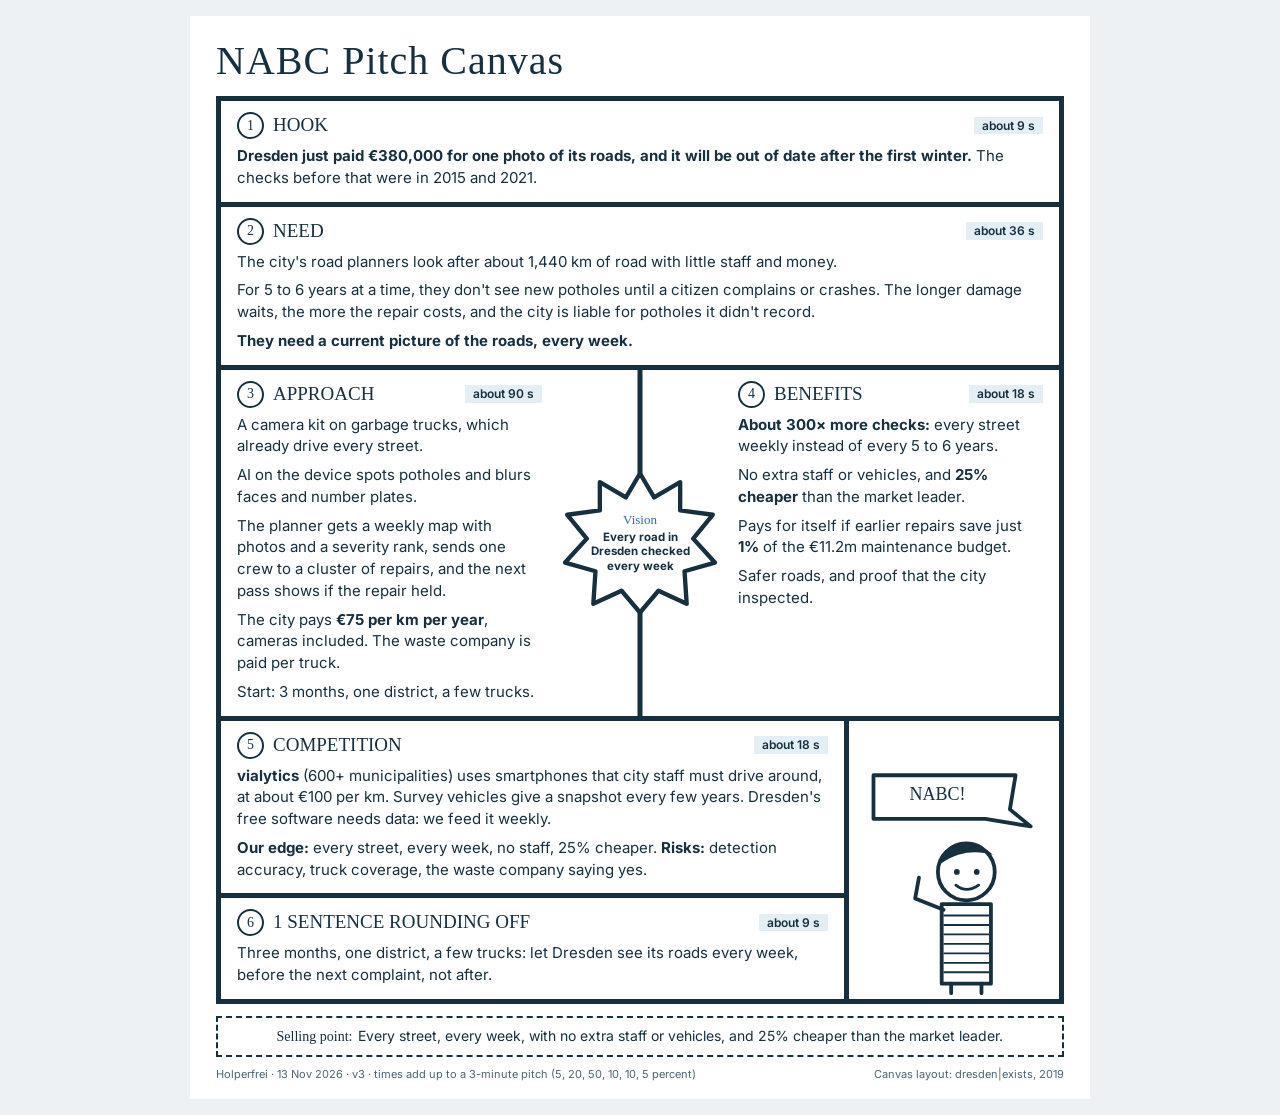
<file: canvases/Holperfrei NABC Pitch Canvas.html>
<!doctype html>
<html lang="en">
<head>
<meta charset="utf-8">
<meta name="viewport" content="width=device-width, initial-scale=1">
<title>Holperfrei NABC Pitch Canvas</title>
<link rel="preconnect" href="https://fonts.googleapis.com">
<link rel="preconnect" href="https://fonts.gstatic.com" crossorigin>
<link rel="stylesheet" href="https://fonts.googleapis.com/css2?family=Inter:wght@400;600;700&family=Permanent+Marker&display=swap">
<style>
/* dresden|exists NABC Pitch Canvas: Hook, Need, Approach | Vision | Benefits, Competition, Rounding off, pitcher figure.
   The Vision star has its own middle column, so it never covers text at any width. */
:root {
  color-scheme: light;
  --paper: #ffffff; --ink: #16303f; --page: #eef1f3; --chip: #e3eff4; --muted: #4c6572; --accent: #2f6db5;
  --line: 5px;
  --marker: "Permanent Marker", "Comic Sans MS", "Chalkboard SE", cursive;
  --body: "Inter", Arial, Helvetica, sans-serif;
}
* { box-sizing: border-box; }
body { margin: 0; background: var(--page); color: var(--ink); font-family: var(--body); font-size: 15px; line-height: 1.45; padding: 16px; }
.sheet { max-width: 900px; margin: 0 auto; background: var(--paper); padding: 24px 26px 16px; }
h1 { margin: 0 0 14px; font-family: var(--marker); font-weight: 400; font-size: 40px; letter-spacing: 1px; line-height: 1.05; }
p { margin: 0 0 7px; } p:last-child { margin-bottom: 0; }
b { font-weight: 700; }

.canvas { border: var(--line) solid var(--ink); }
.cell { padding: 11px 16px 13px; min-width: 0; }
.row + .row { border-top: var(--line) solid var(--ink); }

.lab { font-family: var(--marker); font-size: 19px; text-transform: uppercase; display: flex; align-items: center; gap: 9px; margin-bottom: 6px; line-height: 1.1; }
.num { width: 27px; height: 27px; border: 2px solid var(--ink); border-radius: 50%; display: grid; place-items: center; font-size: 14px; flex: none; }
.chip { margin-left: auto; font-family: var(--body); font-size: 12px; font-weight: 600; background: var(--chip); padding: 2px 8px; text-transform: none; white-space: nowrap; }

/* Approach | Vision | Benefits */
.mid { display: grid; grid-template-columns: minmax(0, 1fr) 164px minmax(0, 1fr); }
.vision-col { position: relative; display: grid; place-items: center; }
.vision-col::before { content: ""; position: absolute; top: 0; bottom: 0; left: 50%; width: var(--line); transform: translateX(-50%); background: var(--ink); }
.star { position: relative; width: 164px; height: 152px; display: grid; place-items: center; }
.star svg { position: absolute; inset: 0; width: 100%; height: 100%; }
.star-text { position: relative; width: 100px; text-align: center; font-size: 11.5px; line-height: 1.25; font-weight: 700; }
.star-text small { display: block; font-family: var(--marker); font-weight: 400; font-size: 13px; margin-bottom: 2px; color: var(--accent); }

/* Competition + Rounding off | figure */
.bottom { display: grid; grid-template-columns: minmax(0, 1fr) 210px; }
.bottom .stack { border-right: var(--line) solid var(--ink); }
.bottom .stack .cell + .cell { border-top: var(--line) solid var(--ink); }
.fig { display: grid; align-items: end; justify-items: center; padding: 10px 8px 0; }
.fig svg { width: 100%; max-width: 180px; height: auto; display: block; }

.usp { margin-top: 12px; border: 2px dashed var(--ink); padding: 8px 12px; font-size: 14px; text-align: center; }
.usp span { font-family: var(--marker); margin-right: 6px; }
.foot { margin-top: 10px; font-size: 11px; color: var(--muted); display: flex; justify-content: space-between; gap: 12px; flex-wrap: wrap; }

.ink { stroke: var(--ink); fill: none; stroke-width: 4; stroke-linecap: round; stroke-linejoin: round; }
.inkfill { fill: var(--ink); }
.white { fill: var(--paper); stroke: var(--ink); stroke-width: 4; stroke-linejoin: round; }

@media (max-width: 760px) {
  body { padding: 0; }
  .sheet { padding: 16px; }
  h1 { font-size: 28px; }
  .mid { grid-template-columns: 1fr; }
  .vision-col { padding: 10px 0; border-top: var(--line) solid var(--ink); border-bottom: var(--line) solid var(--ink); }
  .vision-col::before { display: none; }
  .bottom { grid-template-columns: 1fr; }
  .bottom .stack { border-right: 0; }
  .fig { display: none; }
}
@media print {
  @page { size: A4 portrait; margin: 8mm; }
  * { print-color-adjust: exact; -webkit-print-color-adjust: exact; }
  body { background: #fff; padding: 0; font-size: 12.5px; }
  .sheet { padding: 0; max-width: none; }
}
</style>
</head>
<body>
<main class="sheet">
  <h1>NABC Pitch Canvas</h1>

  <div class="canvas">
    <section class="row cell">
      <div class="lab"><span class="num">1</span>Hook<span class="chip">about 9 s</span></div>
      <p><b>Dresden just paid €380,000 for one photo of its roads, and it will be out of date after the first winter.</b> The checks before that were in 2015 and 2021.</p>
    </section>

    <section class="row cell">
      <div class="lab"><span class="num">2</span>Need<span class="chip">about 36 s</span></div>
      <p>The city's road planners look after about 1,440 km of road with little staff and money.</p>
      <p>For 5 to 6 years at a time, they don't see new potholes until a citizen complains or crashes. The longer damage waits, the more the repair costs, and the city is liable for potholes it didn't record.</p>
      <p><b>They need a current picture of the roads, every week.</b></p>
    </section>

    <section class="row mid">
      <div class="cell">
        <div class="lab"><span class="num">3</span>Approach<span class="chip">about 90 s</span></div>
        <p>A camera kit on garbage trucks, which already drive every street.</p>
        <p>AI on the device spots potholes and blurs faces and number plates.</p>
        <p>The planner gets a weekly map with photos and a severity rank, sends one crew to a cluster of repairs, and the next pass shows if the repair held.</p>
        <p>The city pays <b>€75 per km per year</b>, cameras included. The waste company is paid per truck.</p>
        <p>Start: 3 months, one district, a few trucks.</p>
      </div>

      <div class="vision-col" aria-label="Vision: every road in Dresden checked every week">
        <div class="star">
          <svg viewBox="0 0 150 140" aria-hidden="true"><polygon class="white" points="75,6 88,28 112,14 112,40 142,44 124,66 144,88 116,96 118,126 92,114 75,134 58,114 32,126 34,96 6,88 26,66 8,44 38,40 38,14 62,28"/></svg>
          <div class="star-text"><small>Vision</small>Every road in Dresden checked every week</div>
        </div>
      </div>

      <div class="cell">
        <div class="lab"><span class="num">4</span>Benefits<span class="chip">about 18 s</span></div>
        <p><b>About 300× more checks:</b> every street weekly instead of every 5 to 6 years.</p>
        <p>No extra staff or vehicles, and <b>25% cheaper</b> than the market leader.</p>
        <p>Pays for itself if earlier repairs save just <b>1%</b> of the €11.2m maintenance budget.</p>
        <p>Safer roads, and proof that the city inspected.</p>
      </div>
    </section>

    <section class="row bottom">
      <div class="stack">
        <div class="cell">
          <div class="lab"><span class="num">5</span>Competition<span class="chip">about 18 s</span></div>
          <p><b>vialytics</b> (600+ municipalities) uses smartphones that city staff must drive around, at about €100 per km. Survey vehicles give a snapshot every few years. Dresden's free software needs data: we feed it weekly.</p>
          <p><b>Our edge:</b> every street, every week, no staff, 25% cheaper. <b>Risks:</b> detection accuracy, truck coverage, the waste company saying yes.</p>
        </div>
        <div class="cell">
          <div class="lab"><span class="num">6</span>1 sentence rounding off<span class="chip">about 9 s</span></div>
          <p>Three months, one district, a few trucks: let Dresden see its roads every week, before the next complaint, not after.</p>
        </div>
      </div>
      <div class="fig" aria-hidden="true">
        <svg viewBox="0 0 190 250">
          <path class="white" d="M10 14h150l-6 36 22 18-48-8H10z"/>
          <text x="48" y="40" class="inkfill" style="font-family:var(--marker);font-size:19px">NABC!</text>
          <circle class="white" cx="108" cy="116" r="30"/>
          <path class="inkfill" d="M80 108c4-24 38-28 56-10-14-4-34-6-56 10z"/>
          <circle class="inkfill" cx="98" cy="116" r="3"/><circle class="inkfill" cx="119" cy="116" r="3"/>
          <path class="ink" d="M97 130q11 9 24 0" style="stroke-width:3"/>
          <rect class="white" x="82" y="150" width="52" height="84"/>
          <path d="M84 162h48M84 172h48M84 182h48M84 192h48M84 202h48M84 212h48M84 222h48" style="stroke:var(--ink);stroke-width:2"/>
          <path class="ink" d="M84 156l-30-12 4-22"/>
          <path class="ink" d="M92 234v10M124 234v10"/>
        </svg>
      </div>
    </section>
  </div>

  <div class="usp"><span>Selling point:</span>Every street, every week, with no extra staff or vehicles, and 25% cheaper than the market leader.</div>

  <div class="foot"><span>Holperfrei · 13 Nov 2026 · v3 · times add up to a 3-minute pitch (5, 20, 50, 10, 10, 5 percent)</span><span>Canvas layout: dresden|exists, 2019</span></div>
</main>
</body>
</html>
</file>
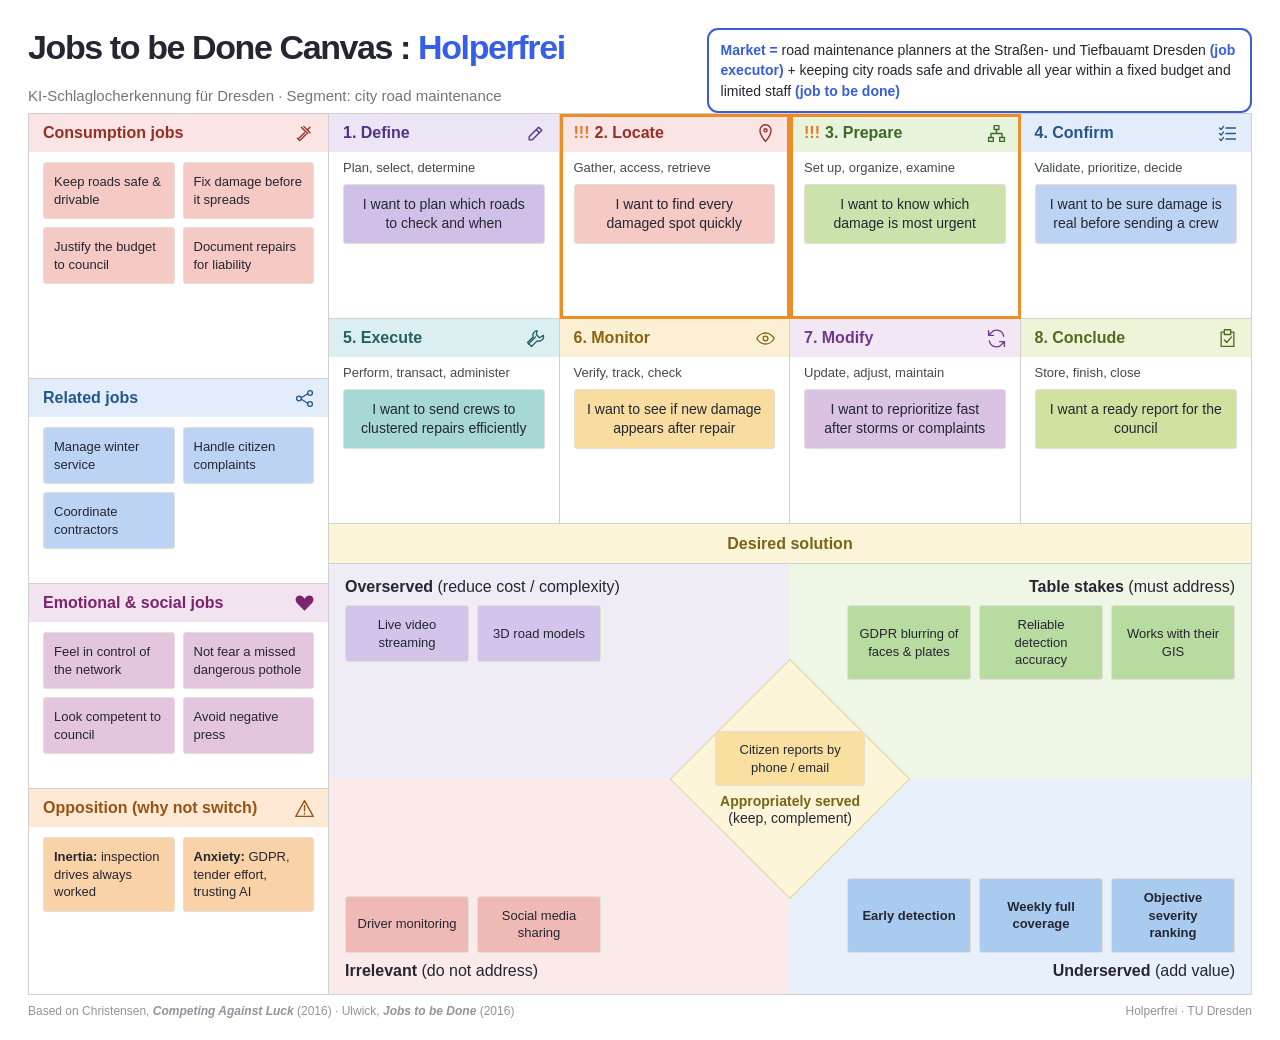
<file: canvases/JTBD.html>
<!doctype html>
<html lang="en">

<head>
    <meta charset="utf-8">
    <meta name="viewport" content="width=device-width, initial-scale=1">
    <title>Jobs to be Done Canvas: AIPot</title>
    <style>
        :root {
            color-scheme: light;
            --foreground: #242631;
            --muted: #71747b;
            --card: #fff;
            --border: #d0d0d0;
            --radius: 10px;
            --font-sans: Arial, Helvetica, sans-serif;
        }

        * {
            box-sizing: border-box;
        }

        body {
            margin: 0;
            color: var(--foreground);
            font-family: var(--font-sans);
            line-height: 1.4;
        }

        main {
            max-width: 2000px;
            margin: auto;
            padding: 42px 48px 26px;
        }

        .top {
            min-height: 93px;
            display: grid;
            grid-template-columns: 1.2fr 1fr;
            gap: 24px;
            align-items: start;
            background: #fff;
        }

        h1 {
            font-size: 44px;
            letter-spacing: -1.4px;
            line-height: 1.17;
            margin: 0 0 17px;
            font-weight: 750;
        }

        h1 span {
            color: #355ee9;
        }

        .subtitle {
            color: var(--muted);
            font-size: 18px;
            margin: 0;
        }

        .market {
            border: 2px solid #3b5ddd;
            border-radius: 11px;
            padding: 14px 18px 11px;
            font-size: 16px;
            line-height: 1.45;
        }

        .market strong {
            color: #365ddc;
        }

        .canvas {
            display: grid;
            grid-template-columns: 360px minmax(0, 1fr);
            border: 1px solid var(--border);
            background: #fff;
        }

        .sidebar {
            display: grid;
            grid-template-rows: 265px 205px 205px 205px;
            border-right: 1px solid var(--border);
        }

        .side-section {
            border-bottom: 1px solid var(--border);
            min-width: 0;
        }

        .side-section:last-child {
            border-bottom: 0;
        }

        h2 {
            display: flex;
            align-items: center;
            gap: 5px;
            font-size: 16px;
            line-height: 1.2;
            margin: 0;
            min-height: 38px;
            padding: 9px 14px;
            color: var(--tone);
            background: var(--tint);
            font-weight: 700;
        }

        .icon {
            width: 19px;
            height: 19px;
            margin-left: auto;
            flex-shrink: 0;
            stroke: currentColor;
            stroke-width: 1.7;
            fill: none;
            stroke-linecap: round;
            stroke-linejoin: round;
        }

        .side-notes {
            display: grid;
            grid-template-columns: 1fr 1fr;
            gap: 8px;
            padding: 10px 14px;
            align-content: start;
        }

        .note {
            background: var(--sticky);
            border: 1px solid #e3ded8;
            border-radius: 3px;
            font-size: 14px;
            line-height: 1.35;
            padding: 10px;
        }

        .side-notes .note {
            min-height: 54px;
        }

        .salmon {
            --tint: #fbe5e4;
            --sticky: #f5c9c4;
            --tone: #982d27;
        }

        .blue {
            --tint: #e3ecfb;
            --sticky: #bdd3f4;
            --tone: #24578a;
        }

        .purple {
            --tint: #f1e3ef;
            --sticky: #e4c5de;
            --tone: #7d236a;
        }

        .orange {
            --tint: #ffe8d4;
            --sticky: #f9d2a8;
            --tone: #965314;
        }

        .lavender {
            --tint: #ece5f5;
            --sticky: #d0c0e7;
            --tone: #503385;
        }

        .green {
            --tint: #e8f3dc;
            --sticky: #cbe2ad;
            --tone: #3e6827;
        }

        .teal {
            --tint: #dceff0;
            --sticky: #a6d8d6;
            --tone: #22615e;
        }

        .yellow {
            --tint: #fcf0d4;
            --sticky: #f9dda0;
            --tone: #88650f;
        }

        .violet {
            --tint: #f1e7f5;
            --sticky: #d9c2e4;
            --tone: #70388b;
        }

        .lime {
            --tint: #eef4d8;
            --sticky: #cfe2a0;
            --tone: #516c20;
        }

        .right {
            min-width: 0;
            display: grid;
            grid-template-rows: 410px 40px 430px;
        }

        .job-map {
            display: grid;
            grid-template-columns: repeat(4, minmax(0, 1fr));
            grid-template-rows: 205px 205px;
        }

        .step {
            min-width: 0;
            border-right: 1px solid var(--border);
            border-bottom: 1px solid var(--border);
            position: relative;
        }

        .step:nth-child(4n) {
            border-right: 0;
        }

        .priority {
            outline: 3px solid #ed8d26;
            outline-offset: -3px;
            z-index: 1;
        }

        .priority-mark {
            color: #e77820;
        }

        .step-body {
            padding: 7px 14px 10px;
        }

        .verbs {
            font-size: 13px;
            margin: 0 0 7px;
            color: #46484e;
        }

        .step .note {
            text-align: center;
            font-size: 15px;
            padding: 10px 12px;
        }

        .desired {
            background: #fcf5d9;
            text-align: center;
            font-weight: 700;
            color: #7b6418;
            padding: 10px;
            font-size: 16px;
            line-height: 20px;
            border-bottom: 1px solid var(--border);
        }

        .matrix {
            position: relative;
            display: grid;
            grid-template-columns: 1fr 1fr;
            grid-template-rows: 1fr 1fr;
        }

        .quadrant {
            padding: 12px 16px;
            min-width: 0;
            display: flex;
            flex-direction: column;
            gap: 7px;
        }

        .quadrant h3 {
            font-size: 16px;
            margin: 0;
            font-weight: 400;
        }

        .quadrant h3 strong {
            font-weight: 700;
        }

        .quadrant .notes {
            display: flex;
            flex-wrap: wrap;
            gap: 8px;
        }

        .quadrant .note {
            width: 150px;
            text-align: center;
            font-size: 14px;
            min-height: 54px;
            display: flex;
            align-items: center;
            justify-content: center;
        }

        .over {
            background: #f0ecf6;
            --sticky: #d2c4ea;
        }

        .stakes {
            background: #eef6e5;
            --sticky: #b8dba0;
            text-align: right;
        }

        .stakes .notes,
        .under .notes {
            justify-content: flex-end;
        }

        .irrelevant {
            background: #faeaea;
            --sticky: #efb9b5;
            justify-content: flex-end;
        }

        .under {
            background: #e8f0fc;
            --sticky: #aacbf0;
            justify-content: flex-end;
            text-align: right;
        }

        .under .note {
            font-weight: 700;
        }

        .diamond {
            position: absolute;
            left: 50%;
            top: 50%;
            width: 170px;
            height: 170px;
            transform: translate(-50%, -50%) rotate(45deg);
            background: #fcf5d9;
            border: 1px solid #dfd3a2;
            display: flex;
            align-items: center;
            justify-content: center;
        }

        .diamond-content {
            transform: rotate(-45deg);
            text-align: center;
            width: 170px;
            flex-shrink: 0;
            font-size: 14px;
            line-height: 1.2;
        }

        .diamond .note {
            --sticky: #f9dfa0;
            font-size: 13px;
            padding: 9px 10px;
            width: 150px;
            margin: 0 auto 7px;
        }

        .diamond strong {
            display: block;
            color: #796315;
        }

        .footer {
            display: flex;
            justify-content: space-between;
            gap: 20px;
            font-size: 12px;
            color: #90949b;
            margin-top: 8px;
            background: #fff;
        }

        @media(min-width:2001px) {
            main {
                padding-left: 32px;
                padding-right: 32px;
            }
        }

        @media(max-width:1600px) and (min-width:1101px) {
            main {
                padding: 28px 28px 20px;
            }

            .canvas {
                grid-template-columns: 300px minmax(0, 1fr);
            }

            h1 {
                font-size: 34px;
            }

            .market {
                font-size: 14px;
                padding: 10px 12px;
            }

            .subtitle {
                font-size: 15px;
            }

            .top {
                min-height: 85px;
            }

            .quadrant .note {
                width: 124px;
                font-size: 13px;
            }

            .note {
                font-size: 13px;
            }

            .step .note {
                font-size: 14px;
            }
        }

        @media(max-width:1100px) {
            main {
                padding: 16px;
            }

            .top {
                grid-template-columns: 1fr;
                gap: 14px;
                margin-bottom: 16px;
            }

            h1 {
                font-size: 32px;
                margin-bottom: 10px;
            }

            .subtitle {
                font-size: 15px;
            }

            .market {
                font-size: 14px;
            }

            .canvas {
                display: flex;
                flex-direction: column;
            }

            .sidebar {
                grid-template-columns: 1fr 1fr;
                grid-template-rows: auto auto;
                border-right: 0;
                border-bottom: 1px solid var(--border);
            }

            .side-section {
                min-height: 190px;
            }

            .side-section:nth-child(odd) {
                border-right: 1px solid var(--border);
            }

            .side-section:nth-child(n+3) {
                border-bottom: 0;
            }

            .right {
                display: block;
            }

            .job-map {
                grid-template-columns: 1fr 1fr;
                grid-template-rows: repeat(4, minmax(150px, auto));
            }

            .step:nth-child(2n) {
                border-right: 0;
            }

            .matrix {
                grid-template-rows: minmax(245px, auto) minmax(245px, auto);
            }

            .quadrant .note {
                width: 140px;
            }

            .diamond {
                width: 140px;
                height: 140px;
            }

            .diamond-content {
                width: 145px;
                font-size: 12px;
            }

            .diamond .note {
                width: 125px;
                font-size: 12px;
            }

            .footer {
                flex-direction: column;
                gap: 6px;
            }
        }

        @media(max-width:620px) {
            .sidebar {
                display: block;
            }

            .side-section {
                border-right: 0 !important;
                border-bottom: 1px solid var(--border) !important;
                min-height: 0;
                padding-bottom: 10px;
            }

            .job-map {
                display: block;
            }

            .step {
                min-height: 150px;
                border-right: 0;
            }

            .matrix {
                display: flex;
                flex-direction: column;
            }

            .quadrant {
                min-height: 170px;
                text-align: left;
            }

            .quadrant .notes {
                justify-content: flex-start;
            }

            .irrelevant,
            .under {
                justify-content: flex-start;
            }

            .irrelevant h3,
            .under h3 {
                order: -1;
            }

            .diamond {
                position: static;
                order: 5;
                width: auto;
                height: auto;
                transform: none;
                padding: 20px;
                border: 0;
            }

            .diamond-content {
                transform: none;
                width: 100%;
                font-size: 14px;
            }

            .diamond .note {
                width: 180px;
                font-size: 14px;
            }

            .quadrant .note {
                flex: 1 1 120px;
            }
        }

        @media print {
            main {
                padding: 16px;
            }

            * {
                print-color-adjust: exact;
                -webkit-print-color-adjust: exact;
            }

            @page {
                size: A3 landscape;
                margin: 0;
            }
        }
    </style>
</head>

<body>
    <main>
        <header class="top">
            <div>
                <h1>Jobs to be Done Canvas : <span>Holperfrei</span></h1>
                <p class="subtitle">KI-Schlaglocherkennung für Dresden · Segment: city road maintenance</p>
            </div>
            <div class="market"><strong>Market =</strong> road maintenance planners at the Straßen- und Tiefbauamt Dresden <strong>(job executor)</strong> + keeping city roads safe and drivable all year within a fixed budget and limited staff <strong>(job to be done)</strong></div>
        </header>
        <div class="canvas">
            <aside class="sidebar" aria-label="Customer jobs and switching barriers">
                <section class="side-section salmon">
                    <h2>Consumption jobs<svg class="icon" viewBox="0 0 24 24" aria-hidden="true">
                            <path d="m5 18 7-7m-4-7 8 8m-5-9 8 8m-3-4 3-3M3 18l3 3 8-8" />
                        </svg></h2>
                    <div class="side-notes">
                        <div class="note ">Keep roads safe &amp;<br> drivable</div>
                        <div class="note ">Fix damage before it spreads</div>
                        <div class="note ">Justify the budget to council</div>
                        <div class="note ">Document repairs<br> for liability</div>
                    </div>
                </section>
                <section class="side-section blue">
                    <h2>Related jobs<svg class="icon" viewBox="0 0 24 24" aria-hidden="true">
                            <circle cx="5" cy="12" r="3" />
                            <circle cx="19" cy="5" r="3" />
                            <circle cx="19" cy="19" r="3" />
                            <path d="m8 11 8-5M8 13l8 5" />
                        </svg></h2>
                    <div class="side-notes">
                        <div class="note ">Manage winter<br> service</div>
                        <div class="note ">Handle citizen complaints</div>
                        <div class="note ">Coordinate<br> contractors</div>
                    </div>
                </section>
                <section class="side-section purple">
                    <h2>Emotional &amp; social jobs<svg class="icon" viewBox="0 0 24 24" aria-hidden="true">
                            <path d="M12 21 3 12C-4 4 7-3 12 6c5-9 16-2 9 6l-9 9Z" fill="currentColor" stroke="none" />
                        </svg></h2>
                    <div class="side-notes">
                        <div class="note ">Feel in control of the network</div>
                        <div class="note ">Not fear a missed dangerous pothole</div>
                        <div class="note ">Look competent to council</div>
                        <div class="note ">Avoid negative press</div>
                    </div>
                </section>
                <section class="side-section orange">
                    <h2>Opposition (why not switch)<svg class="icon" viewBox="0 0 24 24" aria-hidden="true">
                            <path d="m12 2 11 20H1L12 2Zm0 6v7m0 3v1" />
                        </svg></h2>
                    <div class="side-notes">
                        <div class="note "><strong>Inertia:</strong> inspection drives always worked</div>
                        <div class="note "><strong>Anxiety:</strong> GDPR, tender effort, trusting AI</div>
                    </div>
                </section>
            </aside>
            <div class="right">
                <div class="job-map" aria-label="Eight stages of the job">
                    <section class="step lavender">
                        <h2>1. Define<svg class="icon" viewBox="0 0 24 24" aria-hidden="true">
                                <path d="m4 16 12-12 4 4L8 20H4Zm9-9 4 4" />
                            </svg></h2>
                        <div class="step-body">
                            <p class="verbs">Plan, select, determine</p>
                            <div class="note ">I want to plan which roads to check and when</div>
                        </div>
                    </section>
                    <section class="step salmon priority">
                        <h2><span class="priority-mark">!!!</span> 2. Locate<svg class="icon" viewBox="0 0 24 24" aria-hidden="true">
                                <path d="M12 22s7-8 7-14a7 7 0 0 0-14 0c0 6 7 14 7 14Z" />
                                <circle cx="12" cy="8" r="2" />
                            </svg></h2>
                        <div class="step-body">
                            <p class="verbs">Gather, access, retrieve</p>
                            <div class="note ">I want to find every damaged spot quickly</div>
                        </div>
                    </section>
                    <section class="step green priority">
                        <h2><span class="priority-mark">!!!</span> 3. Prepare<svg class="icon" viewBox="0 0 24 24" aria-hidden="true">
                                <path d="M12 7v5M5 17v-5h14v5" />
                                <path d="M9 2h6v5H9ZM2 17h6v5H2Zm14 0h6v5h-6Z" />
                            </svg></h2>
                        <div class="step-body">
                            <p class="verbs">Set up, organize, examine</p>
                            <div class="note ">I want to know which damage is most urgent</div>
                        </div>
                    </section>
                    <section class="step blue">
                        <h2>4. Confirm<svg class="icon" viewBox="0 0 24 24" aria-hidden="true">
                                <path d="m2 5 2 2 3-4m3 2h12M2 12l2 2 3-4m3 2h12M2 19l2 2 3-4m3 2h12" />
                            </svg></h2>
                        <div class="step-body">
                            <p class="verbs">Validate, prioritize, decide</p>
                            <div class="note ">I want to be sure damage is real before sending a crew</div>
                        </div>
                    </section>
                    <section class="step teal">
                        <h2>5. Execute<svg class="icon" viewBox="0 0 24 24" aria-hidden="true">
                                <path d="m3 19 9-9m2-8a6 6 0 0 0-5 8l-7 7 5 5 7-7a6 6 0 0 0 8-7l-5 3-4-4 1-5Z" />
                            </svg></h2>
                        <div class="step-body">
                            <p class="verbs">Perform, transact, administer</p>
                            <div class="note ">I want to send crews to clustered repairs efficiently</div>
                        </div>
                    </section>
                    <section class="step yellow">
                        <h2>6. Monitor<svg class="icon" viewBox="0 0 24 24" aria-hidden="true">
                                <path d="M1 12S5 5 12 5s11 7 11 7-4 7-11 7S1 12 1 12Z" />
                                <circle cx="12" cy="12" r="3" />
                            </svg></h2>
                        <div class="step-body">
                            <p class="verbs">Verify, track, check</p>
                            <div class="note ">I want to see if new damage appears after repair</div>
                        </div>
                    </section>
                    <section class="step violet">
                        <h2>7. Modify<svg class="icon" viewBox="0 0 24 24" aria-hidden="true">
                                <path d="M21 9A9 9 0 0 0 5 5L2 8m0-6v6h6m-5 7a9 9 0 0 0 16 4l3-3m0 6v-6h-6" />
                            </svg></h2>
                        <div class="step-body">
                            <p class="verbs">Update, adjust, maintain</p>
                            <div class="note ">I want to reprioritize fast after storms or complaints</div>
                        </div>
                    </section>
                    <section class="step lime">
                        <h2>8. Conclude<svg class="icon" viewBox="0 0 24 24" aria-hidden="true">
                                <path d="M8 4H4v18h16V4h-4M8 1h8v6H8Zm0 13 3 3 6-7" />
                            </svg></h2>
                        <div class="step-body">
                            <p class="verbs">Store, finish, close</p>
                            <div class="note ">I want a ready report for the council</div>
                        </div>
                    </section>
                </div>
                <div class="desired">Desired solution</div>
                <section class="matrix" aria-label="Desired solution priorities">
                    <div class="quadrant over">
                        <h3><strong>Overserved</strong> (reduce cost / complexity)</h3>
                        <div class="notes">
                            <div class="note ">Live video<br> streaming</div>
                            <div class="note ">3D road models</div>
                        </div>
                    </div>
                    <div class="quadrant stakes">
                        <h3><strong>Table stakes</strong> (must address)</h3>
                        <div class="notes">
                            <div class="note ">GDPR blurring of<br> faces &amp; plates</div>
                            <div class="note ">Reliable detection<br> accuracy</div>
                            <div class="note ">Works with their<br> GIS</div>
                        </div>
                    </div>
                    <div class="quadrant irrelevant">
                        <div class="notes">
                            <div class="note ">Driver monitoring</div>
                            <div class="note ">Social media<br> sharing</div>
                        </div>
                        <h3><strong>Irrelevant</strong> (do not address)</h3>
                    </div>
                    <div class="quadrant under">
                        <div class="notes">
                            <div class="note ">Early detection</div>
                            <div class="note ">Weekly full<br> coverage</div>
                            <div class="note ">Objective severity<br> ranking</div>
                        </div>
                        <h3><strong>Underserved</strong> (add value)</h3>
                    </div>
                    <div class="diamond">
                        <div class="diamond-content">
                            <div class="note ">Citizen reports by<br> phone / email</div><strong>Appropriately served</strong>(keep, complement)
                        </div>
                    </div>
                </section>
            </div>
        </div>
        <footer class="footer"><span>Based on Christensen, <strong><em>Competing Against Luck</em></strong> (2016) · Ulwick, <strong><em>Jobs to be Done</em></strong> (2016)</span><span>Holperfrei · TU Dresden</span></footer>
    </main>
</body>

</html>
</file>
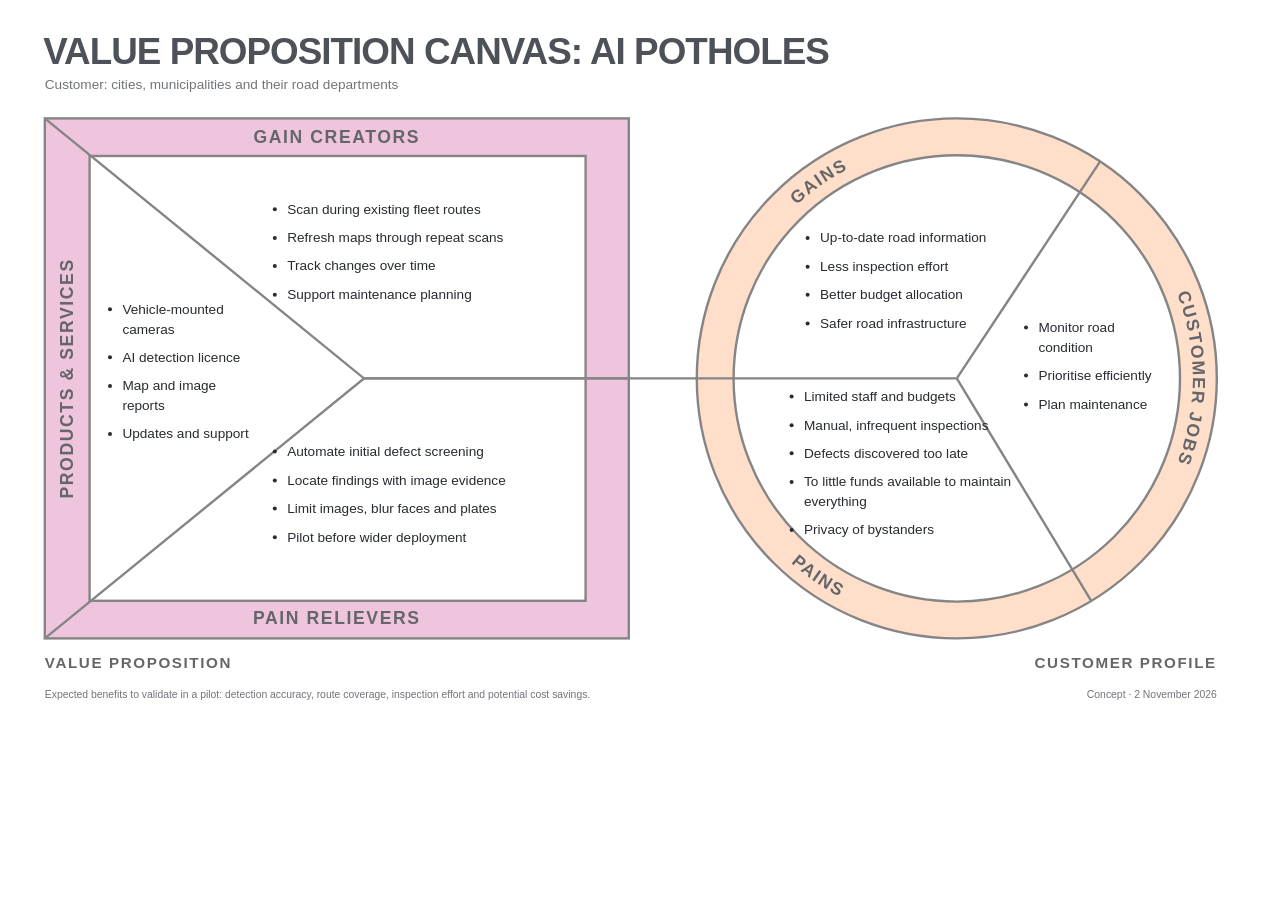
<file: canvases/VPC.html>
<!doctype html>
<html lang="en">

<head>
    <meta charset="utf-8">
    <meta name="viewport" content="width=device-width, initial-scale=1">
    <title>Value Proposition Canvas: AI Potholes</title>
    <style>
        :root {
            color-scheme: light;
            --foreground: #252932;
            --muted: #646972;
            --card: #fff;
            --border: #858585;
            --radius: 12px;
            --font-sans: Arial, Helvetica, sans-serif;
        }

        * {
            box-sizing: border-box;
        }

        body {
            margin: 0;
            color: var(--foreground);
            font-family: var(--font-sans);
        }

        main {
            max-width: 1800px;
            margin: auto;
        }

        .desktop-canvas {
            display: block;
            width: 100%;
            height: auto;
        }

        .diagram-copy {
            color: #272b32;
            font: 17px/1.45 Arial, Helvetica, sans-serif;
        }

        .diagram-copy ul {
            margin: 0;
            padding-left: 20px;
        }

        .diagram-copy li {
            margin: 0 0 11px;
            padding-left: 1px;
        }

        .canvas-label {
            font-family: Arial, Helvetica, sans-serif;
            font-size: 22px;
            font-weight: 700;
            letter-spacing: 2px;
            fill: #65666a;
        }

        .caption {
            font-family: Arial, Helvetica, sans-serif;
            font-size: 19px;
            font-weight: 700;
            letter-spacing: 2px;
            fill: #65666a;
        }

        .mobile-canvas {
            display: none;
        }

        @media (max-width: 600px) {
            .desktop-canvas {
                display: none;
            }

            .mobile-canvas {
                display: block;
                padding: 16px;
                background: #fff;
                border-radius: var(--radius);
            }

            h1 {
                font-size: 28px;
                line-height: 1.1;
                letter-spacing: -.7px;
                margin: 0 0 10px;
            }

            .segment {
                color: #646972;
                font-size: 14px;
                margin-bottom: 24px;
            }

            .mobile-section {
                border: 1px solid #d8d8d8;
                margin-top: 14px;
            }

            h2 {
                font-size: 18px;
                margin: 0;
                padding: 12px 14px;
                background: #efc5de;
            }

            .mobile-section:nth-of-type(n+4) h2 {
                background: #ffdfca;
            }

            .mobile-section ul {
                padding: 4px 24px 8px 34px;
                font-size: 15px;
                line-height: 1.5;
            }

            .mobile-section li {
                margin: 10px 0;
            }

            .note {
                font-size: 12px;
                line-height: 1.5;
                color: #646972;
                margin: 22px 0 0;
            }
        }

        @media print {
            .desktop-canvas {
                display: block;
            }

            .mobile-canvas {
                display: none;
            }

            * {
                print-color-adjust: exact;
                -webkit-print-color-adjust: exact;
            }

            @page {
                size: A3 landscape;
                margin: 0;
            }
        }
    </style>
</head>

<body>
    <main>
        <svg class="desktop-canvas" xmlns="http://www.w3.org/2000/svg" viewBox="0 0 1600 900" role="img" aria-labelledby="vpc-title vpc-desc">
            <title id="vpc-title">Value Proposition Canvas: AI Potholes</title>
            <desc id="vpc-desc">A value map for camera kits and licensed AI detection on the left, matched to the jobs, pains and gains of municipal road departments on the right.</desc>
            <rect width="1600" height="900" fill="#fff" />
            <text x="54" y="80" font-family="Arial, Helvetica, sans-serif" font-size="46" font-weight="700" letter-spacing="-1.2" fill="#4d5158">VALUE PROPOSITION CANVAS: AI POTHOLES</text>
            <text x="56" y="111" font-family="Arial, Helvetica, sans-serif" font-size="17" fill="#71747c">Customer: cities, municipalities and their road departments</text>

            <!-- Value map: three sections in a square. -->
            <rect x="56" y="148" width="730" height="650" fill="#efc5de" stroke="#858585" stroke-width="3" />
            <rect x="112" y="195" width="620" height="556" fill="#fff" stroke="#858585" stroke-width="3" />
            <path d="M56 148 455 473 56 798 M455 473H786" fill="none" stroke="#858585" stroke-width="3" />
            <text class="canvas-label" x="421" y="179" text-anchor="middle">GAIN CREATORS</text>
            <text class="canvas-label" x="421" y="780" text-anchor="middle">PAIN RELIEVERS</text>
            <text class="canvas-label" transform="translate(91 473) rotate(-90)" text-anchor="middle">PRODUCTS &amp; SERVICES</text>
            <foreignObject x="338" y="250" width="364" height="174">
                <div xmlns="http://www.w3.org/1999/xhtml" class="diagram-copy" aria-label="Gain creators">
                    <ul>
                        <li>Scan during existing fleet routes</li>
                        <li>Refresh maps through repeat scans</li>
                        <li>Track changes over time</li>
                        <li>Support maintenance planning</li>
                    </ul>
                </div>
            </foreignObject>
            <foreignObject x="132" y="375" width="195" height="230">
                <div xmlns="http://www.w3.org/1999/xhtml" class="diagram-copy" aria-label="Products &amp; services">
                    <ul>
                        <li>Vehicle-mounted cameras</li>
                        <li>AI detection licence</li>
                        <li>Map and image reports</li>
                        <li>Updates and support</li>
                    </ul>
                </div>
            </foreignObject>
            <foreignObject x="338" y="553" width="364" height="174">
                <div xmlns="http://www.w3.org/1999/xhtml" class="diagram-copy" aria-label="Pain relievers">
                    <ul>
                        <li>Automate initial defect screening</li>
                        <li>Locate findings with image evidence</li>
                        <li>Limit images, blur faces and plates</li>
                        <li>Pilot before wider deployment</li>
                    </ul>
                </div>
            </foreignObject>

            <!-- Customer profile: three sections in a circle. -->
            <circle cx="1196" cy="473" r="325" fill="#ffdfca" stroke="#858585" stroke-width="3" />
            <circle cx="1196" cy="473" r="279" fill="#fff" stroke="#858585" stroke-width="3" />
            <path d="M1196 473 1375 202 M1196 473 1364 751 M455 473H1196" fill="none" stroke="#858585" stroke-width="3" />
            <defs>
                <path id="gains-arc" d="M902.123 447.289 A295 295 0 0 1 1272.352 188.052" />
                <path id="pains-arc" d="M887.180 500.018 A310 310 0 0 0 1276.234 772.437" />
                <path id="jobs-arc" d="M1365.205 231.350 A295 295 0 0 1 1365.205 714.650" />
            </defs>
            <text class="canvas-label" text-anchor="middle">
                <textPath href="#gains-arc" startOffset="50%">GAINS</textPath>
            </text>
            <text class="canvas-label" text-anchor="middle">
                <textPath href="#pains-arc" startOffset="50%">PAINS</textPath>
            </text>
            <text class="canvas-label" text-anchor="middle">
                <textPath href="#jobs-arc" startOffset="50%">CUSTOMER JOBS</textPath>
            </text>
            <foreignObject x="1004" y="286" width="303" height="163">
                <div xmlns="http://www.w3.org/1999/xhtml" class="diagram-copy" aria-label="Gains">
                    <ul>
                        <li>Up-to-date road information</li>
                        <li>Less inspection effort</li>
                        <li>Better budget allocation</li>
                        <li>Safer road infrastructure</li>
                    </ul>
                </div>
            </foreignObject>
            <foreignObject x="984" y="484" width="280" height="265">
                <div xmlns="http://www.w3.org/1999/xhtml" class="diagram-copy" aria-label="Pains">
                    <ul>
                        <li>Limited staff and budgets</li>
                        <li>Manual, infrequent inspections</li>
                        <li>Defects discovered too late</li>
                        <li>To little funds available to maintain everything</li>
                        <li>Privacy of bystanders</li>
                    </ul>
                </div>
            </foreignObject>
            <foreignObject x="1277" y="398" width="182" height="220">
                <div xmlns="http://www.w3.org/1999/xhtml" class="diagram-copy" aria-label="Customer jobs">
                    <ul>
                        <li>Monitor road condition</li>
                        <li>Prioritise efficiently</li>
                        <li>Plan maintenance</li>
                    </ul>
                </div>
            </foreignObject>

            <text class="caption" x="56" y="835">VALUE PROPOSITION</text>
            <text class="caption" x="1521" y="835" text-anchor="end">CUSTOMER PROFILE</text>
            <text x="56" y="872" font-family="Arial, Helvetica, sans-serif" font-size="13" fill="#71747c">Expected benefits to validate in a pilot: detection accuracy, route coverage, inspection effort and potential cost savings.</text>
            <text x="1521" y="872" text-anchor="end" font-family="Arial, Helvetica, sans-serif" font-size="13" fill="#71747c">Concept · 2 November 2026</text>
        </svg>
        <div class="mobile-canvas">
            <h1>Value Proposition Canvas: AI Potholes</h1>
            <p class="segment">Customer: cities, municipalities and their road departments</p>
            <section class="mobile-section">
                <h2>Products &amp; services</h2>
                <ul>
                    <li>Vehicle-mounted cameras</li>
                    <li>AI detection licence</li>
                    <li>Map and image reports</li>
                    <li>Updates and support</li>
                </ul>
            </section>
            <section class="mobile-section">
                <h2>Gain creators</h2>
                <ul>
                    <li>Scan during existing fleet routes</li>
                    <li>Refresh maps through repeat scans</li>
                    <li>Track changes over time</li>
                    <li>Support maintenance planning</li>
                </ul>
            </section>
            <section class="mobile-section">
                <h2>Pain relievers</h2>
                <ul>
                    <li>Automate initial defect screening</li>
                    <li>Locate findings with image evidence</li>
                    <li>Limit images, blur faces and plates</li>
                    <li>Pilot before wider deployment</li>
                </ul>
            </section>
            <section class="mobile-section">
                <h2>Customer jobs</h2>
                <ul>
                    <li>Monitor road condition</li>
                    <li>Prioritise inspections</li>
                    <li>Plan maintenance</li>
                    <li>Document decisions</li>
                </ul>
            </section>
            <section class="mobile-section">
                <h2>Gains</h2>
                <ul>
                    <li>Up-to-date road information</li>
                    <li>Less inspection effort</li>
                    <li>Better budget allocation</li>
                    <li>Safer road infrastructure</li>
                </ul>
            </section>
            <section class="mobile-section">
                <h2>Pains</h2>
                <ul>
                    <li>Limited staff and budgets</li>
                    <li>Manual, infrequent inspections</li>
                    <li>Defects discovered too late</li>
                    <li>Privacy and investment concerns</li>
                </ul>
            </section>
            <p class="note">Expected benefits to validate in a pilot: detection accuracy, route coverage, inspection effort and potential cost savings.</p>
        </div>
    </main>
</body>

</html>
</file>
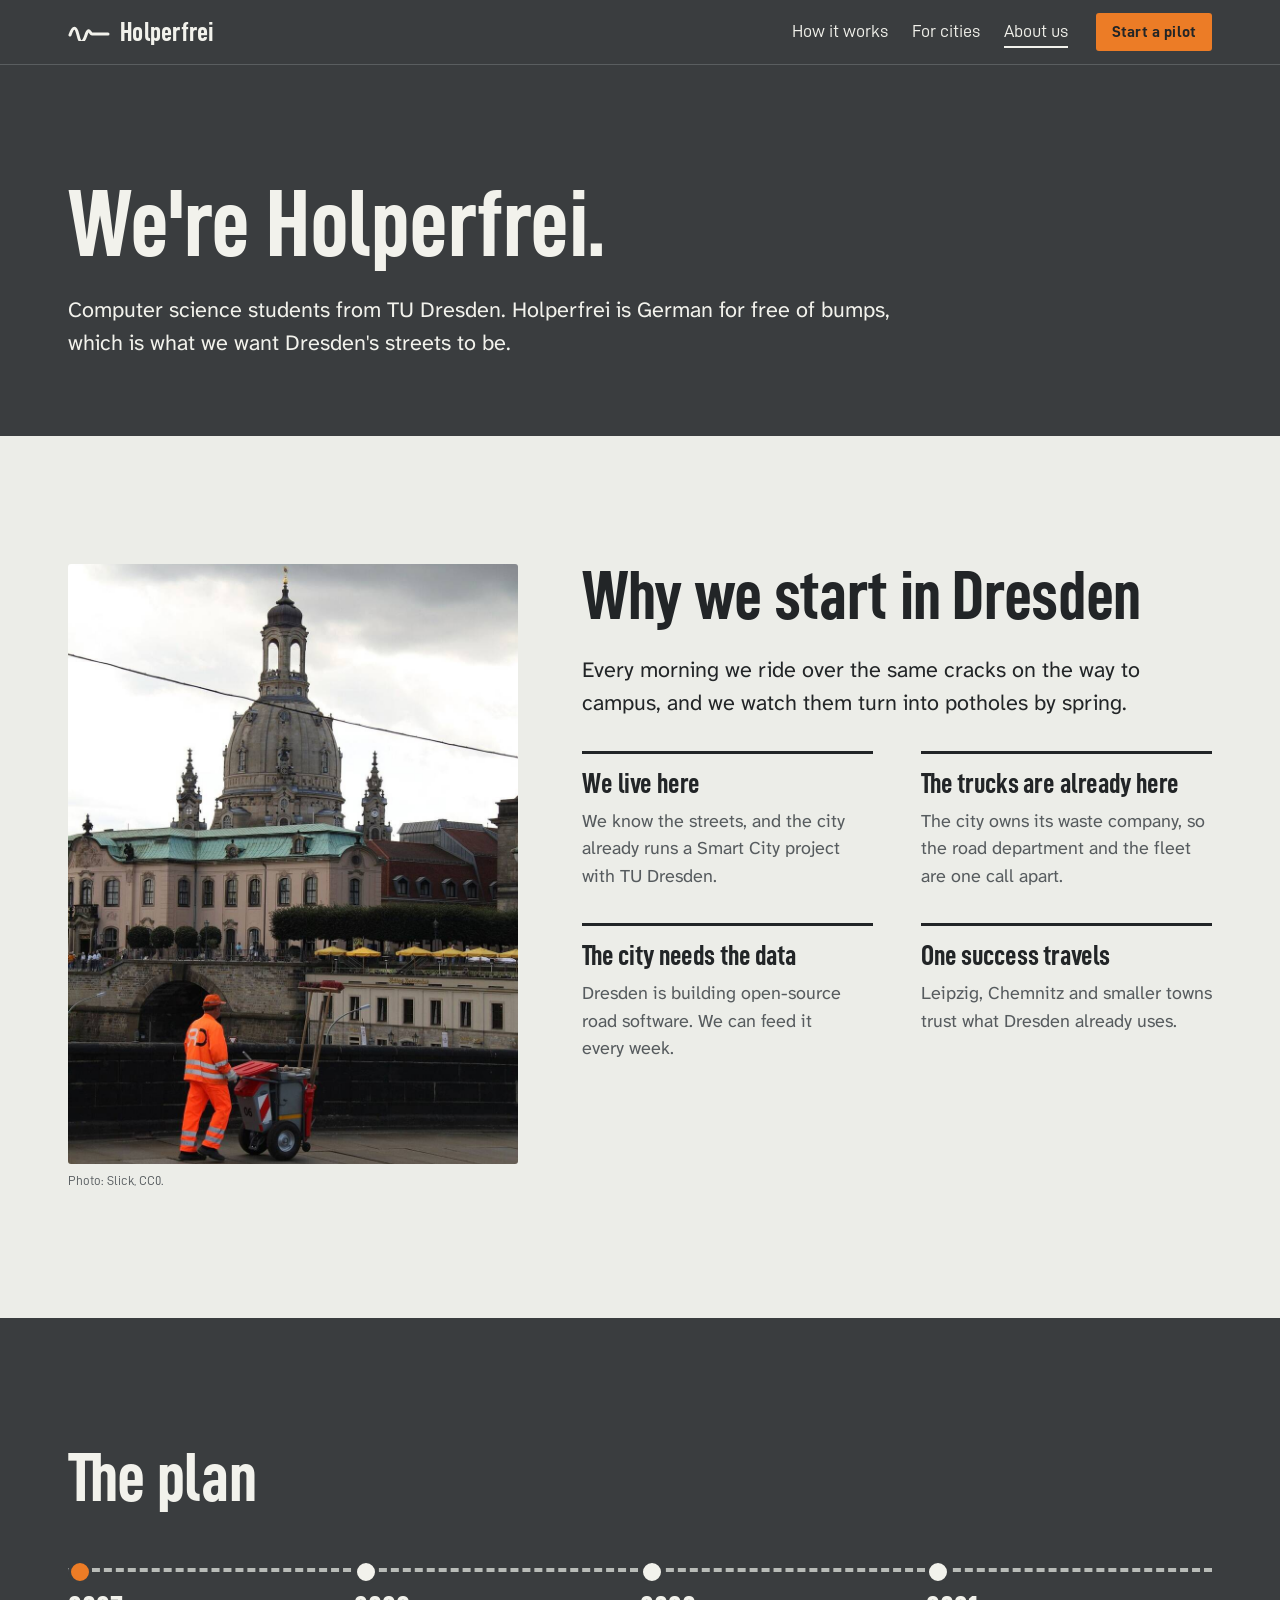
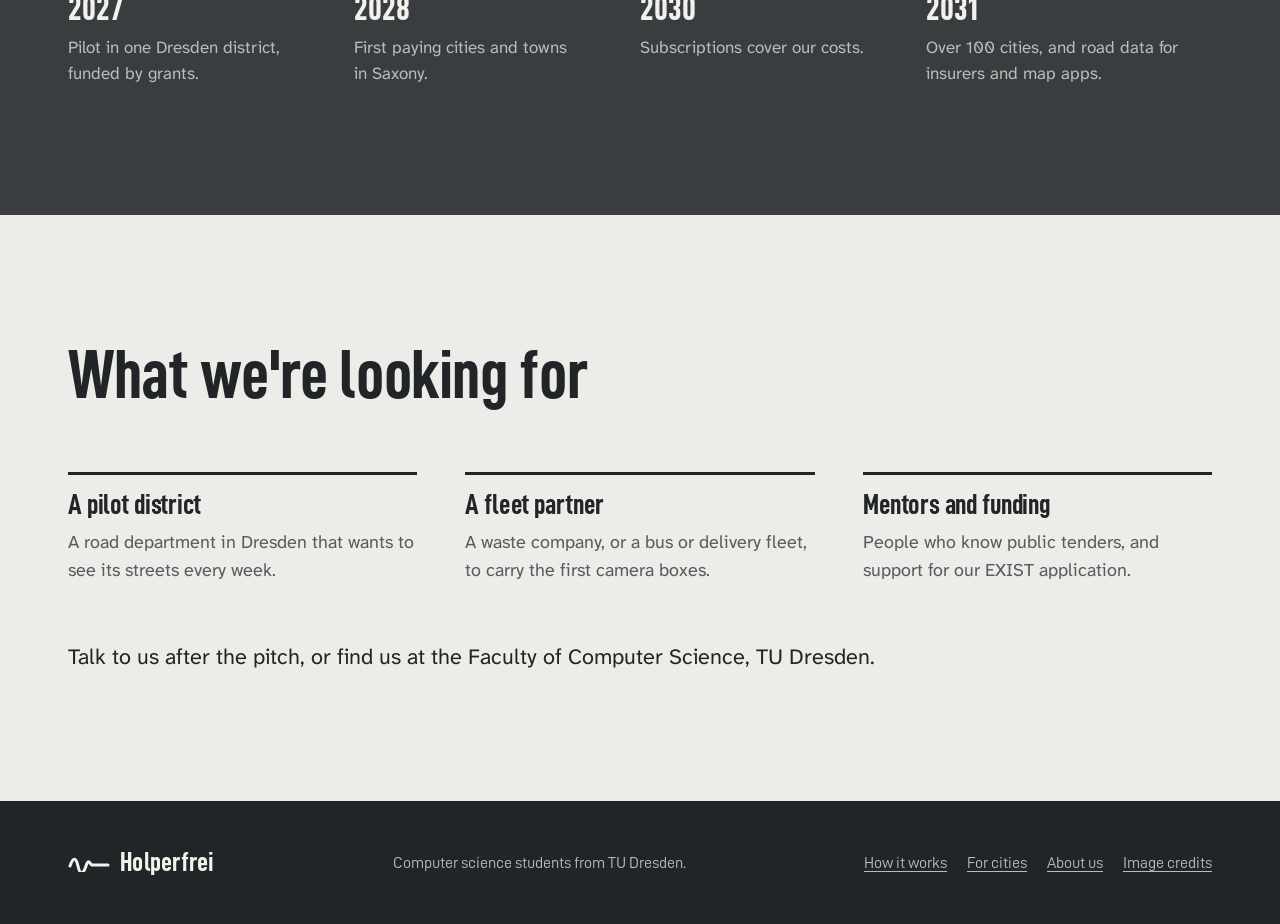
<file: site/about.html>
<!doctype html>
<html lang="en">
<head>
  <meta charset="utf-8">
  <meta name="viewport" content="width=device-width, initial-scale=1">
  <title>About Holperfrei</title>
  <meta name="description" content="Holperfrei is a team of computer science students from TU Dresden.">
  <link rel="preconnect" href="https://fonts.googleapis.com">
  <link rel="preconnect" href="https://fonts.gstatic.com" crossorigin>
  <link href="https://fonts.googleapis.com/css2?family=Atkinson+Hyperlegible+Next:wght@400;700&display=swap" rel="stylesheet">
  <link rel="stylesheet" href="css/site.css">
  <link rel="icon" href="img/favicon.svg" type="image/svg+xml">
</head>
<body>
  <header class="site-header">
    <div class="wrap">
      <a class="brand" href="index.html" aria-label="Holperfrei home">
        <svg viewBox="0 0 42 18" aria-hidden="true"><path d="M2 12c3-9 6-9 8 0s5 9 8 0 4-1 6-1h16" fill="none" stroke="currentColor" stroke-width="3" stroke-linecap="round"/></svg>
        Holperfrei
      </a>
      <button class="nav-toggle" type="button" aria-expanded="false" aria-controls="nav">Menu</button>
      <nav class="nav" id="nav">
        <a href="how-it-works.html">How it works</a>
        <a href="for-cities.html">For cities</a>
        <a href="about.html" aria-current="page">About us</a>
      </nav>
      <a class="btn btn-truck btn-small" href="for-cities.html#pilot">Start a pilot</a>
    </div>
  </header>

  <main>

    <section class="page-head street">
      <div class="wrap">
        <h1>We're Holperfrei.</h1>
        <p class="lead">Computer science students from TU Dresden. Holperfrei is German for free of bumps, which is what we want Dresden's streets to be.</p>
      </div>
    </section>

    <section class="section office" aria-labelledby="why-dd">
      <div class="wrap split">
        <figure>
          <img class="tall" src="img/dresden-srd.jpg" alt="A city cleaning worker in front of the Frauenkirche in Dresden" loading="lazy">
          <figcaption class="credit">Photo: Slick, CC0.</figcaption>
        </figure>
        <div>
          <h2 id="why-dd" style="margin-bottom:24px">Why we start in Dresden</h2>
          <p class="lead">Every morning we ride over the same cracks on the way to campus, and we watch them turn into potholes by spring.</p>
          <div class="facts" style="margin-top:32px">
            <div><h3>We live here</h3><p>We know the streets, and the city already runs a Smart City project with TU Dresden.</p></div>
            <div><h3>The trucks are already here</h3><p>The city owns its waste company, so the road department and the fleet are one call apart.</p></div>
            <div><h3>The city needs the data</h3><p>Dresden is building open-source road software. We can feed it every week.</p></div>
            <div><h3>One success travels</h3><p>Leipzig, Chemnitz and smaller towns trust what Dresden already uses.</p></div>
          </div>
        </div>
      </div>
    </section>

    <section class="section street" aria-labelledby="plan-title">
      <div class="wrap">
        <h2 id="plan-title" style="margin-bottom:56px">The plan</h2>
        <ol class="timeline">
          <li><b>2027</b><p>Pilot in one Dresden district, funded by grants.</p></li>
          <li><b>2028</b><p>First paying cities and towns in Saxony.</p></li>
          <li><b>2030</b><p>Subscriptions cover our costs.</p></li>
          <li><b>2031</b><p>Over 100 cities, and road data for insurers and map apps.</p></li>
        </ol>
      </div>
    </section>

    <section class="section office" id="contact" aria-labelledby="contact-title">
      <div class="wrap">
        <div class="section-head">
          <h2 id="contact-title">What we're looking for</h2>
        </div>
        <div class="facts three">
          <div><h3>A pilot district</h3><p>A road department in Dresden that wants to see its streets every week.</p></div>
          <div><h3>A fleet partner</h3><p>A waste company, or a bus or delivery fleet, to carry the first camera boxes.</p></div>
          <div><h3>Mentors and funding</h3><p>People who know public tenders, and support for our EXIST application.</p></div>
        </div>
        <p class="lead" style="margin-top:56px">Talk to us after the pitch, or find us at the Faculty of Computer Science, TU Dresden.</p>
      </div>
    </section>

  </main>

  <footer class="site-footer">
    <div class="wrap">
      <a class="brand" href="index.html">
        <svg viewBox="0 0 42 18" aria-hidden="true"><path d="M2 12c3-9 6-9 8 0s5 9 8 0 4-1 6-1h16" fill="none" stroke="currentColor" stroke-width="3" stroke-linecap="round"/></svg>
        Holperfrei
      </a>
      <span>Computer science students from TU Dresden.</span>
      <nav aria-label="Footer">
        <a href="how-it-works.html">How it works</a>
        <a href="for-cities.html">For cities</a>
        <a href="about.html">About us</a>
        <a href="credits.html">Image credits</a>
      </nav>
    </div>
  </footer>

  <script src="js/site.js"></script>
</body>
</html>
</file>
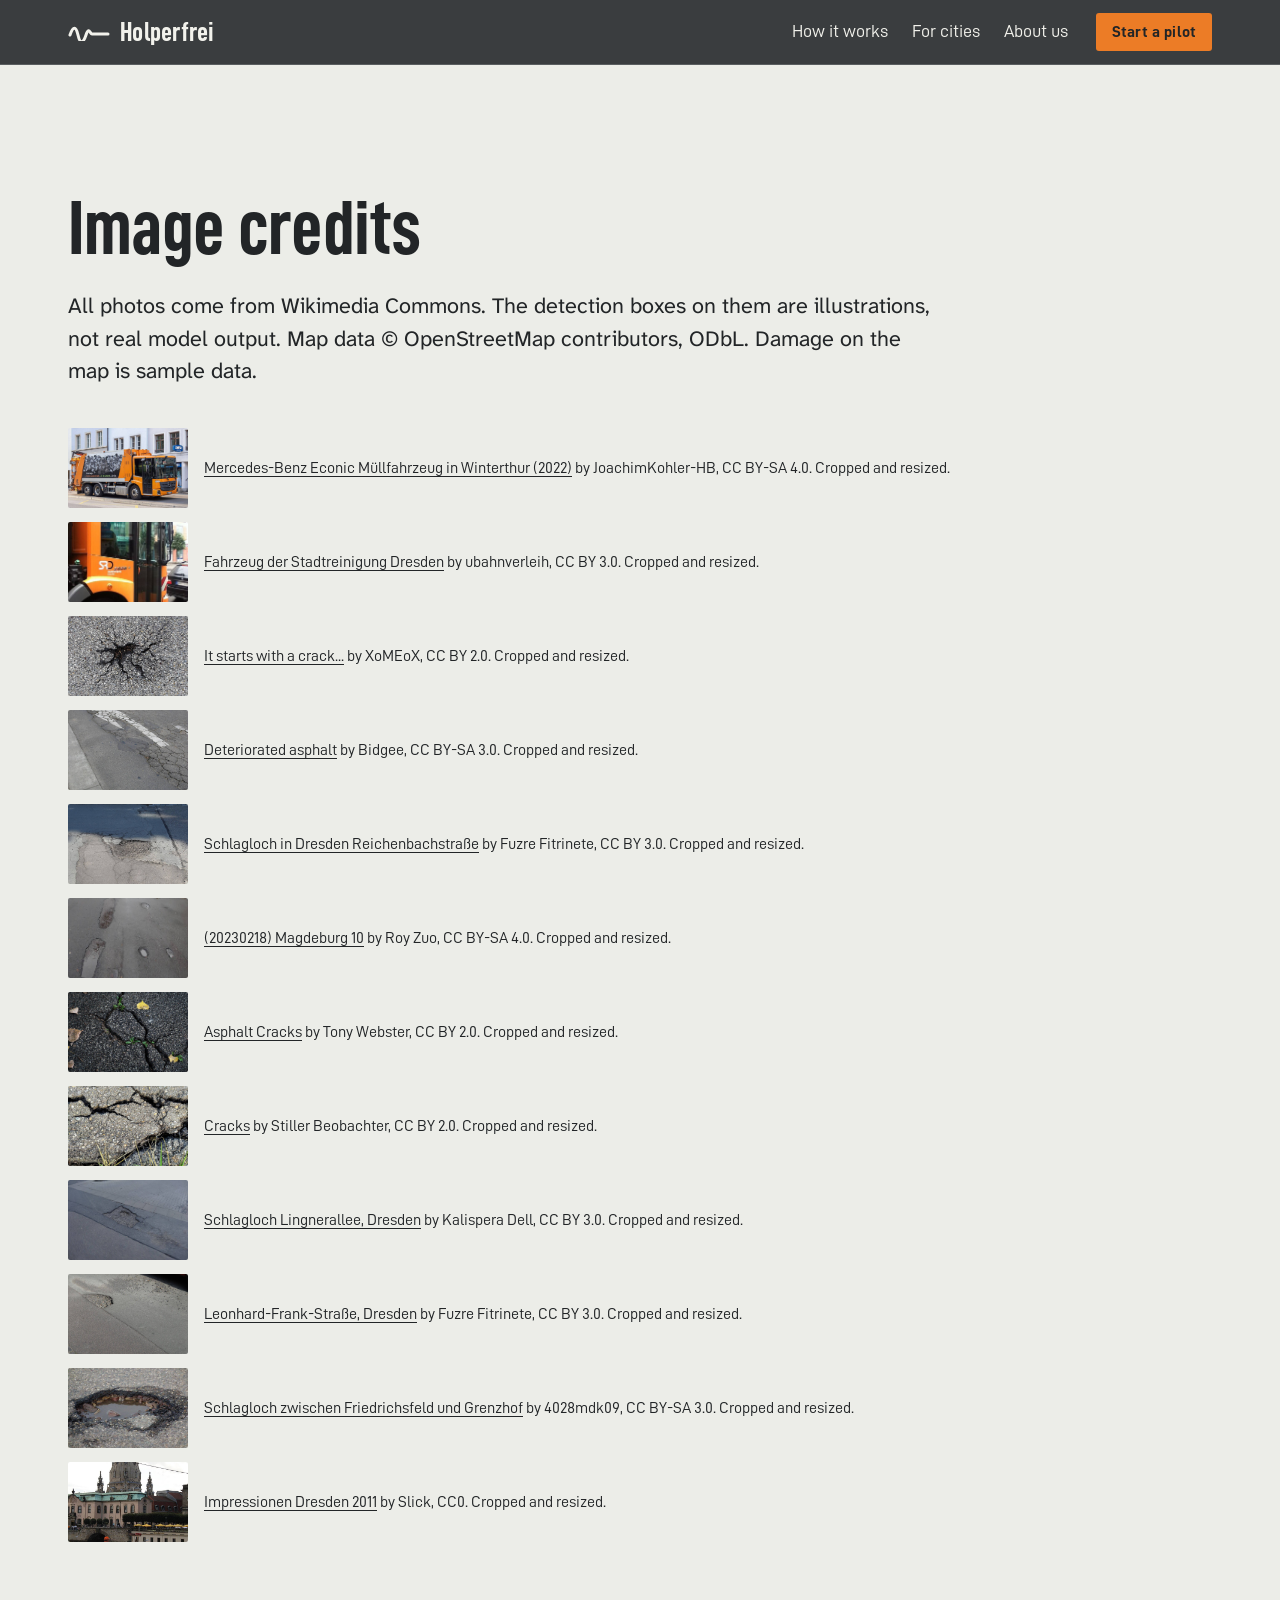
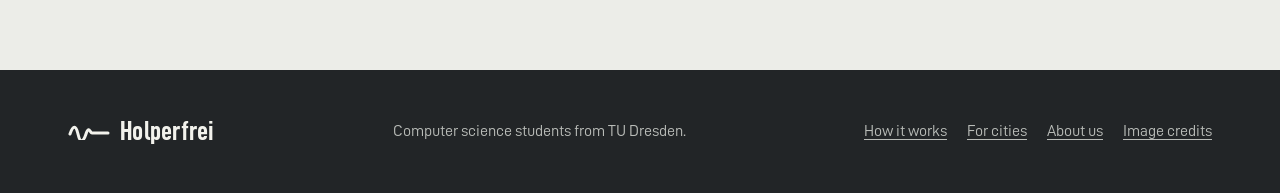
<file: site/credits.html>
<!doctype html>
<html lang="en">
<head>
  <meta charset="utf-8">
  <meta name="viewport" content="width=device-width, initial-scale=1">
  <title>Holperfrei image credits</title>
  <meta name="description" content="Sources and licences for the photos and map data on this site.">
  <link rel="preconnect" href="https://fonts.googleapis.com">
  <link rel="preconnect" href="https://fonts.gstatic.com" crossorigin>
  <link href="https://fonts.googleapis.com/css2?family=Atkinson+Hyperlegible+Next:wght@400;700&display=swap" rel="stylesheet">
  <link rel="stylesheet" href="css/site.css">
  <link rel="icon" href="img/favicon.svg" type="image/svg+xml">
</head>
<body>
  <header class="site-header">
    <div class="wrap">
      <a class="brand" href="index.html" aria-label="Holperfrei home">
        <svg viewBox="0 0 42 18" aria-hidden="true"><path d="M2 12c3-9 6-9 8 0s5 9 8 0 4-1 6-1h16" fill="none" stroke="currentColor" stroke-width="3" stroke-linecap="round"/></svg>
        Holperfrei
      </a>
      <button class="nav-toggle" type="button" aria-expanded="false" aria-controls="nav">Menu</button>
      <nav class="nav" id="nav">
        <a href="how-it-works.html">How it works</a>
        <a href="for-cities.html">For cities</a>
        <a href="about.html">About us</a>
      </nav>
      <a class="btn btn-truck btn-small" href="for-cities.html#pilot">Start a pilot</a>
    </div>
  </header>

  <main>

    <section class="section office">
      <div class="wrap">
        <h1 style="font-size:clamp(44px,6vw,80px);margin-bottom:24px">Image credits</h1>
        <p class="lead" style="margin-bottom:40px">All photos come from Wikimedia Commons. The detection boxes on them are illustrations, not real model output. Map data © OpenStreetMap contributors, ODbL. Damage on the map is sample data.</p>
        <ul class="credits-list">
          <li><img src="img/truck.jpg" alt="" loading="lazy"><span><a href="https://commons.wikimedia.org/wiki/File:Mercedes-Benz_Econic_M%C3%BCllfahrzeug_in_Winterthur_(2022).jpg">Mercedes-Benz Econic Müllfahrzeug in Winterthur (2022)</a> by JoachimKohler-HB, CC BY-SA 4.0. Cropped and resized.</span></li>
          <li><img src="img/srd-cab.jpg" alt="" loading="lazy"><span><a href="https://commons.wikimedia.org/wiki/File:Fahrzeug_der_Stadtreinigung_Dresden.jpg">Fahrzeug der Stadtreinigung Dresden</a> by ubahnverleih, CC BY 3.0. Cropped and resized.</span></li>
          <li><img src="img/stage-1-crack.jpg" alt="" loading="lazy"><span><a href="https://commons.wikimedia.org/wiki/File:It_starts_with_a_crack..._(35815932072).jpg">It starts with a crack...</a> by XoMEoX, CC BY 2.0. Cropped and resized.</span></li>
          <li><img src="img/stage-2-network.jpg" alt="" loading="lazy"><span><a href="https://commons.wikimedia.org/wiki/File:Deteriorated_asphalt.jpg">Deteriorated asphalt</a> by Bidgee, CC BY-SA 3.0. Cropped and resized.</span></li>
          <li><img src="img/stage-3-pothole.jpg" alt="" loading="lazy"><span><a href="https://commons.wikimedia.org/wiki/File:Schlagloch_in_Dresden_Reichenbachstra%C3%9Fe.jpg">Schlagloch in Dresden Reichenbachstraße</a> by Fuzre Fitrinete, CC BY 3.0. Cropped and resized.</span></li>
          <li><img src="img/stage-4-broken.jpg" alt="" loading="lazy"><span><a href="https://commons.wikimedia.org/wiki/File:(20230218)_Magdeburg_10.jpg">(20230218) Magdeburg 10</a> by Roy Zuo, CC BY-SA 4.0. Cropped and resized.</span></li>
          <li><img src="img/crack-long.jpg" alt="" loading="lazy"><span><a href="https://commons.wikimedia.org/wiki/File:Asphalt_Cracks_(42291397720).jpg">Asphalt Cracks</a> by Tony Webster, CC BY 2.0. Cropped and resized.</span></li>
          <li><img src="img/crack-edge.jpg" alt="" loading="lazy"><span><a href="https://commons.wikimedia.org/wiki/File:Cracks_-_Flickr_-_Stiller_Beobachter_(1).jpg">Cracks</a> by Stiller Beobachter, CC BY 2.0. Cropped and resized.</span></li>
          <li><img src="img/pothole-lingner.jpg" alt="" loading="lazy"><span><a href="https://commons.wikimedia.org/wiki/File:Schlagloch_Lingnerallee,_Dresden_(57).jpg">Schlagloch Lingnerallee, Dresden</a> by Kalispera Dell, CC BY 3.0. Cropped and resized.</span></li>
          <li><img src="img/pothole-leonhard.jpg" alt="" loading="lazy"><span><a href="https://commons.wikimedia.org/wiki/File:Leonhard-Frank-Stra%C3%9Fe,_Dresden_(595).jpg">Leonhard-Frank-Straße, Dresden</a> by Fuzre Fitrinete, CC BY 3.0. Cropped and resized.</span></li>
          <li><img src="img/pothole-water.jpg" alt="" loading="lazy"><span><a href="https://commons.wikimedia.org/wiki/File:Schlagloch_zwischen_Friedrichsfeld_und_Grenzhof.JPG">Schlagloch zwischen Friedrichsfeld und Grenzhof</a> by 4028mdk09, CC BY-SA 3.0. Cropped and resized.</span></li>
          <li><img src="img/dresden-srd.jpg" alt="" loading="lazy"><span><a href="https://commons.wikimedia.org/wiki/File:Impressionen_Dresden_2011-08-29-9388.jpg">Impressionen Dresden 2011</a> by Slick, CC0. Cropped and resized.</span></li>
        </ul>
      </div>
    </section>

  </main>

  <footer class="site-footer">
    <div class="wrap">
      <a class="brand" href="index.html">
        <svg viewBox="0 0 42 18" aria-hidden="true"><path d="M2 12c3-9 6-9 8 0s5 9 8 0 4-1 6-1h16" fill="none" stroke="currentColor" stroke-width="3" stroke-linecap="round"/></svg>
        Holperfrei
      </a>
      <span>Computer science students from TU Dresden.</span>
      <nav aria-label="Footer">
        <a href="how-it-works.html">How it works</a>
        <a href="for-cities.html">For cities</a>
        <a href="about.html">About us</a>
        <a href="credits.html">Image credits</a>
      </nav>
    </div>
  </footer>

  <script src="js/site.js"></script>
</body>
</html>
</file>
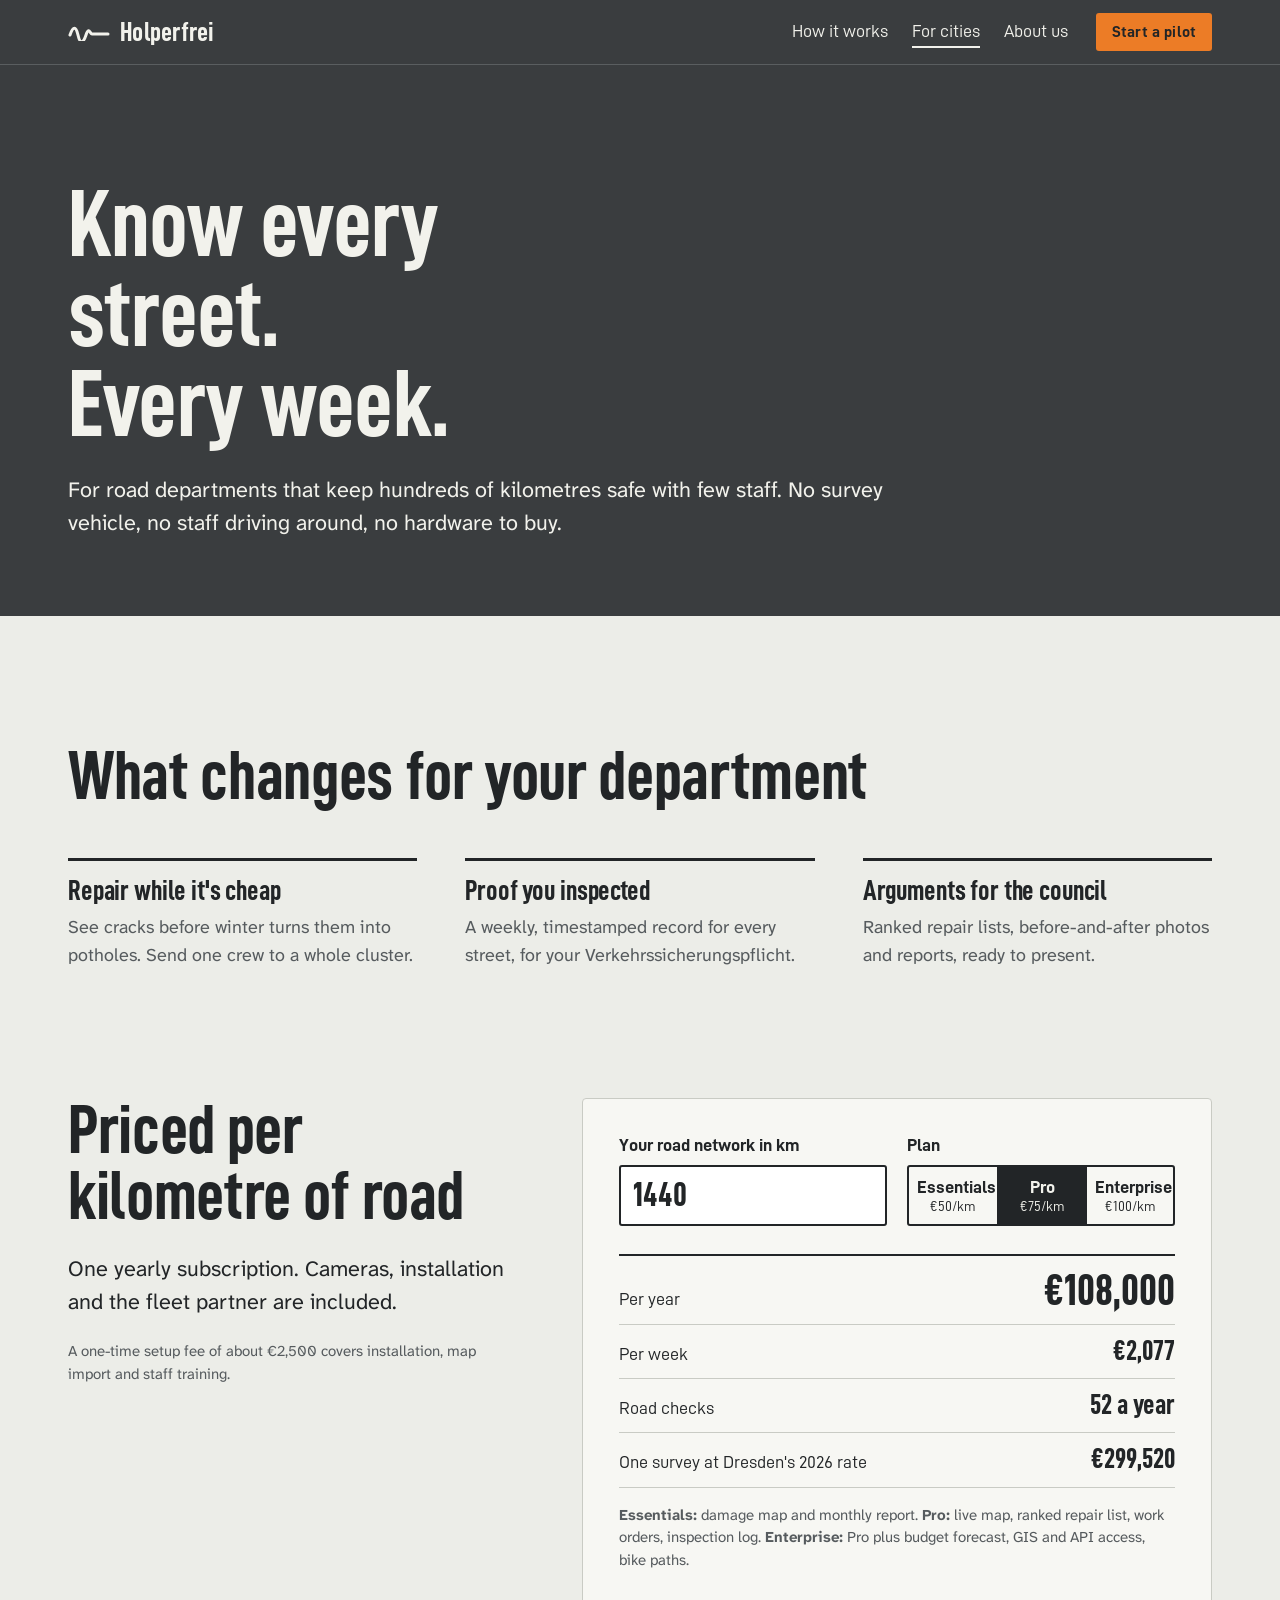
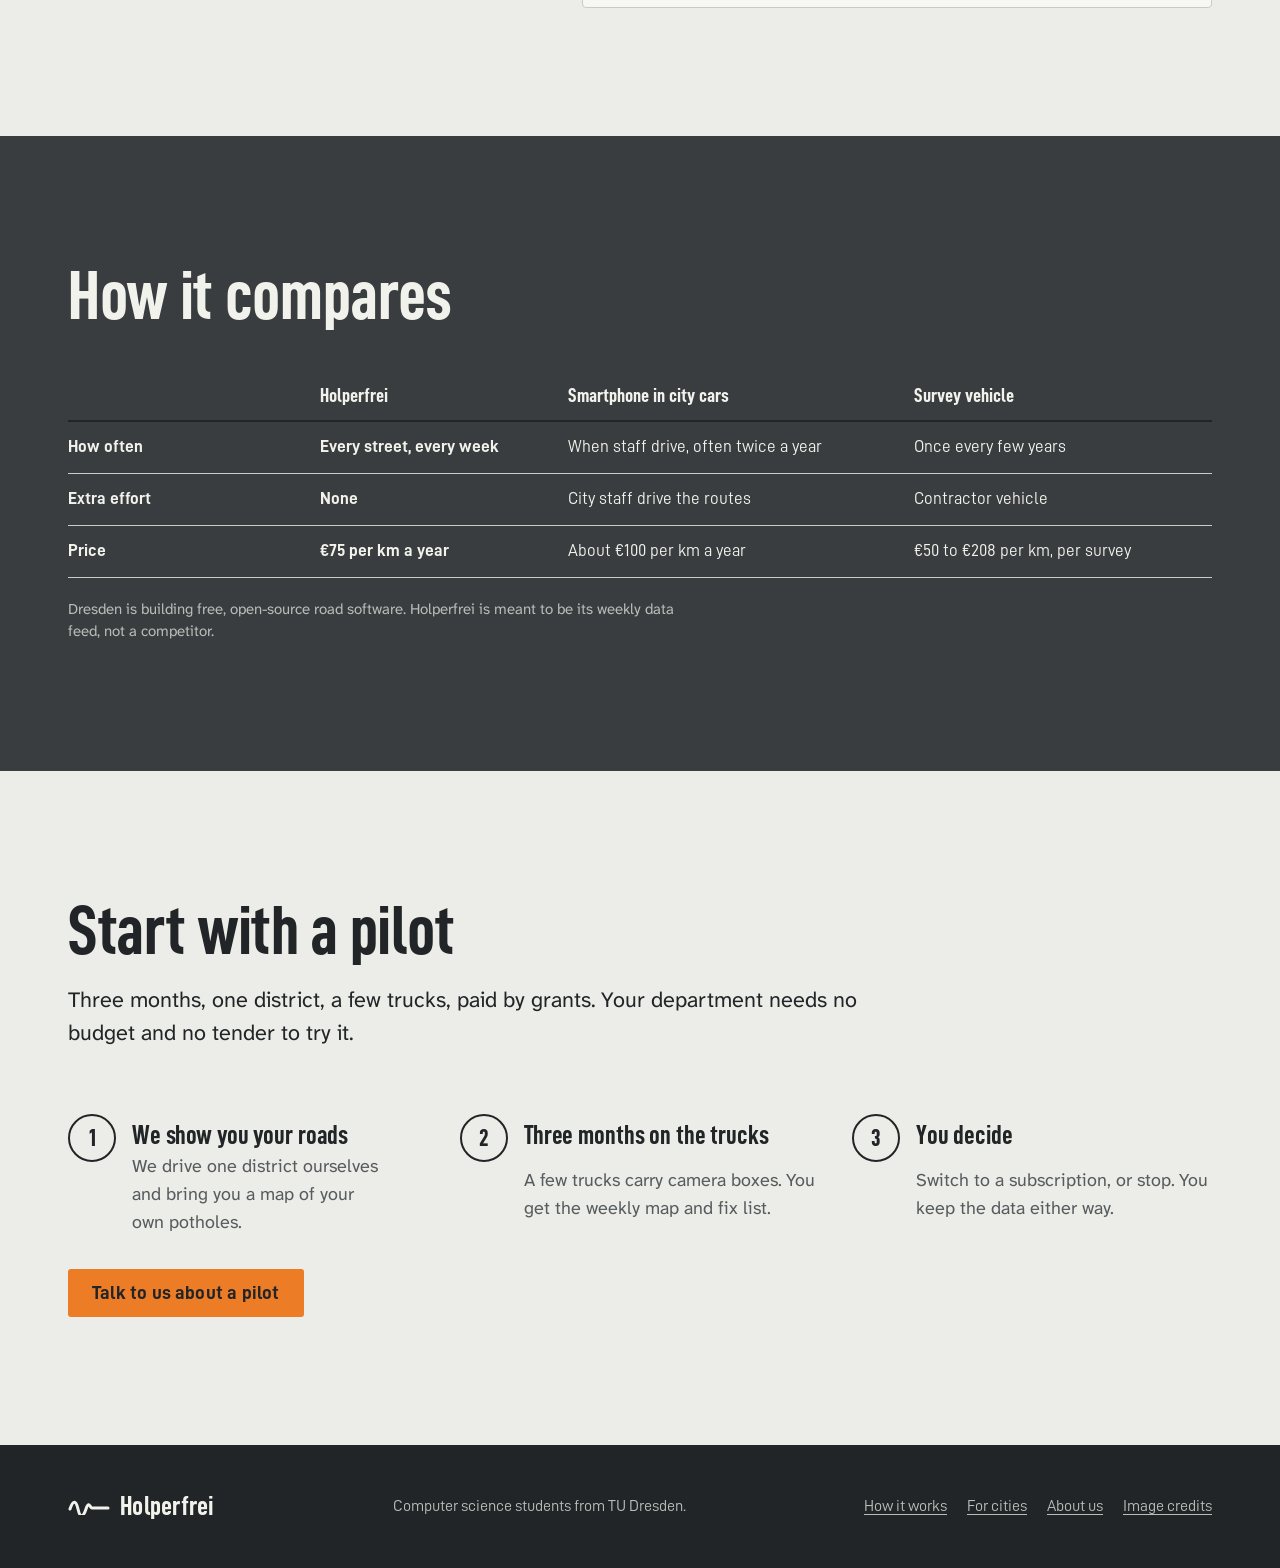
<file: site/for-cities.html>
<!doctype html>
<html lang="en">
<head>
  <meta charset="utf-8">
  <meta name="viewport" content="width=device-width, initial-scale=1">
  <title>Holperfrei for cities</title>
  <meta name="description" content="Weekly road damage maps for city road departments, priced per kilometre of road.">
  <link rel="preconnect" href="https://fonts.googleapis.com">
  <link rel="preconnect" href="https://fonts.gstatic.com" crossorigin>
  <link href="https://fonts.googleapis.com/css2?family=Atkinson+Hyperlegible+Next:wght@400;700&display=swap" rel="stylesheet">
  <link rel="stylesheet" href="css/site.css">
  <link rel="icon" href="img/favicon.svg" type="image/svg+xml">
</head>
<body>
  <header class="site-header">
    <div class="wrap">
      <a class="brand" href="index.html" aria-label="Holperfrei home">
        <svg viewBox="0 0 42 18" aria-hidden="true"><path d="M2 12c3-9 6-9 8 0s5 9 8 0 4-1 6-1h16" fill="none" stroke="currentColor" stroke-width="3" stroke-linecap="round"/></svg>
        Holperfrei
      </a>
      <button class="nav-toggle" type="button" aria-expanded="false" aria-controls="nav">Menu</button>
      <nav class="nav" id="nav">
        <a href="how-it-works.html">How it works</a>
        <a href="for-cities.html" aria-current="page">For cities</a>
        <a href="about.html">About us</a>
      </nav>
      <a class="btn btn-truck btn-small" href="for-cities.html#pilot">Start a pilot</a>
    </div>
  </header>

  <main>

    <section class="page-head street">
      <div class="wrap">
        <h1>Know every street. Every week.</h1>
        <p class="lead">For road departments that keep hundreds of kilometres safe with few staff. No survey vehicle, no staff driving around, no hardware to buy.</p>
      </div>
    </section>

    <section class="section office" aria-labelledby="why-title">
      <div class="wrap">
        <h2 id="why-title" style="margin-bottom:48px">What changes for your department</h2>
        <div class="facts three">
          <div><h3>Repair while it's cheap</h3><p>See cracks before winter turns them into potholes. Send one crew to a whole cluster.</p></div>
          <div><h3>Proof you inspected</h3><p>A weekly, timestamped record for every street, for your Verkehrssicherungspflicht.</p></div>
          <div><h3>Arguments for the council</h3><p>Ranked repair lists, before-and-after photos and reports, ready to present.</p></div>
        </div>
      </div>
    </section>

    <section class="section office" style="padding-top:0" aria-labelledby="calc-title">
      <div class="wrap price" style="align-items:start">
        <div>
          <h2 id="calc-title" style="margin-bottom:24px">Priced per kilometre of road</h2>
          <p class="lead">One yearly subscription. Cameras, installation and the fleet partner are included.</p>
          <p class="small">A one-time setup fee of about €2,500 covers installation, map import and staff training.</p>
        </div>
        <form class="calc" data-calc>
          <div class="calc-row">
            <div><label for="km">Your road network in km</label><input id="km" name="km" type="number" min="0" step="10" value="1440" inputmode="numeric"></div>
            <fieldset>
              <legend>Plan</legend>
              <div class="tiers">
                <label><input type="radio" name="tier" value="50"><span>Essentials<small>€50/km</small></span></label>
                <label><input type="radio" name="tier" value="75" checked><span>Pro<small>€75/km</small></span></label>
                <label><input type="radio" name="tier" value="100"><span>Enterprise<small>€100/km</small></span></label>
              </div>
            </fieldset>
          </div>
          <div class="calc-out" aria-live="polite">
            <div class="total"><span>Per year</span><b data-out="year"></b></div>
            <div><span>Per week</span><b data-out="week"></b></div>
            <div><span>Road checks</span><b data-out="checks"></b></div>
            <div><span>One survey at Dresden's 2026 rate</span><b data-out="survey"></b></div>
          </div>
          <p class="small includes"><b>Essentials:</b> damage map and monthly report. <b>Pro:</b> live map, ranked repair list, work orders, inspection log. <b>Enterprise:</b> Pro plus budget forecast, GIS and API access, bike paths.</p>
        </form>
      </div>
    </section>

    <section class="section street" aria-labelledby="vs-title">
      <div class="wrap">
        <h2 id="vs-title" style="margin-bottom:40px">How it compares</h2>
        <div class="table-scroll">
          <table class="vs" style="color:var(--marking)">
            <thead><tr><th></th><th>Holperfrei</th><th>Smartphone in city cars</th><th>Survey vehicle</th></tr></thead>
            <tbody>
              <tr><th>How often</th><td class="us">Every street, every week</td><td>When staff drive, often twice a year</td><td>Once every few years</td></tr>
              <tr><th>Extra effort</th><td class="us">None</td><td>City staff drive the routes</td><td>Contractor vehicle</td></tr>
              <tr><th>Price</th><td class="us">€75 per km a year</td><td>About €100 per km a year</td><td>€50 to €208 per km, per survey</td></tr>
            </tbody>
          </table>
        </div>
        <p class="small" style="margin-top:20px">Dresden is building free, open-source road software. Holperfrei is meant to be its weekly data feed, not a competitor.</p>
      </div>
    </section>

    <section class="section office" id="pilot" aria-labelledby="pilot-steps">
      <div class="wrap">
        <div class="section-head">
          <h2 id="pilot-steps">Start with a pilot</h2>
          <p class="lead">Three months, one district, a few trucks, paid by grants. Your department needs no budget and no tender to try it.</p>
        </div>
        <ol class="steps row">
          <li><h3>We show you your roads</h3><p>We drive one district ourselves and bring you a map of your own potholes.</p></li>
          <li><h3>Three months on the trucks</h3><p>A few trucks carry camera boxes. You get the weekly map and fix list.</p></li>
          <li><h3>You decide</h3><p>Switch to a subscription, or stop. You keep the data either way.</p></li>
        </ol>
        <div class="actions"><a class="btn btn-truck" href="about.html#contact">Talk to us about a pilot</a></div>
      </div>
    </section>

  </main>

  <footer class="site-footer">
    <div class="wrap">
      <a class="brand" href="index.html">
        <svg viewBox="0 0 42 18" aria-hidden="true"><path d="M2 12c3-9 6-9 8 0s5 9 8 0 4-1 6-1h16" fill="none" stroke="currentColor" stroke-width="3" stroke-linecap="round"/></svg>
        Holperfrei
      </a>
      <span>Computer science students from TU Dresden.</span>
      <nav aria-label="Footer">
        <a href="how-it-works.html">How it works</a>
        <a href="for-cities.html">For cities</a>
        <a href="about.html">About us</a>
        <a href="credits.html">Image credits</a>
      </nav>
    </div>
  </footer>

  <script src="js/site.js"></script>
</body>
</html>
</file>
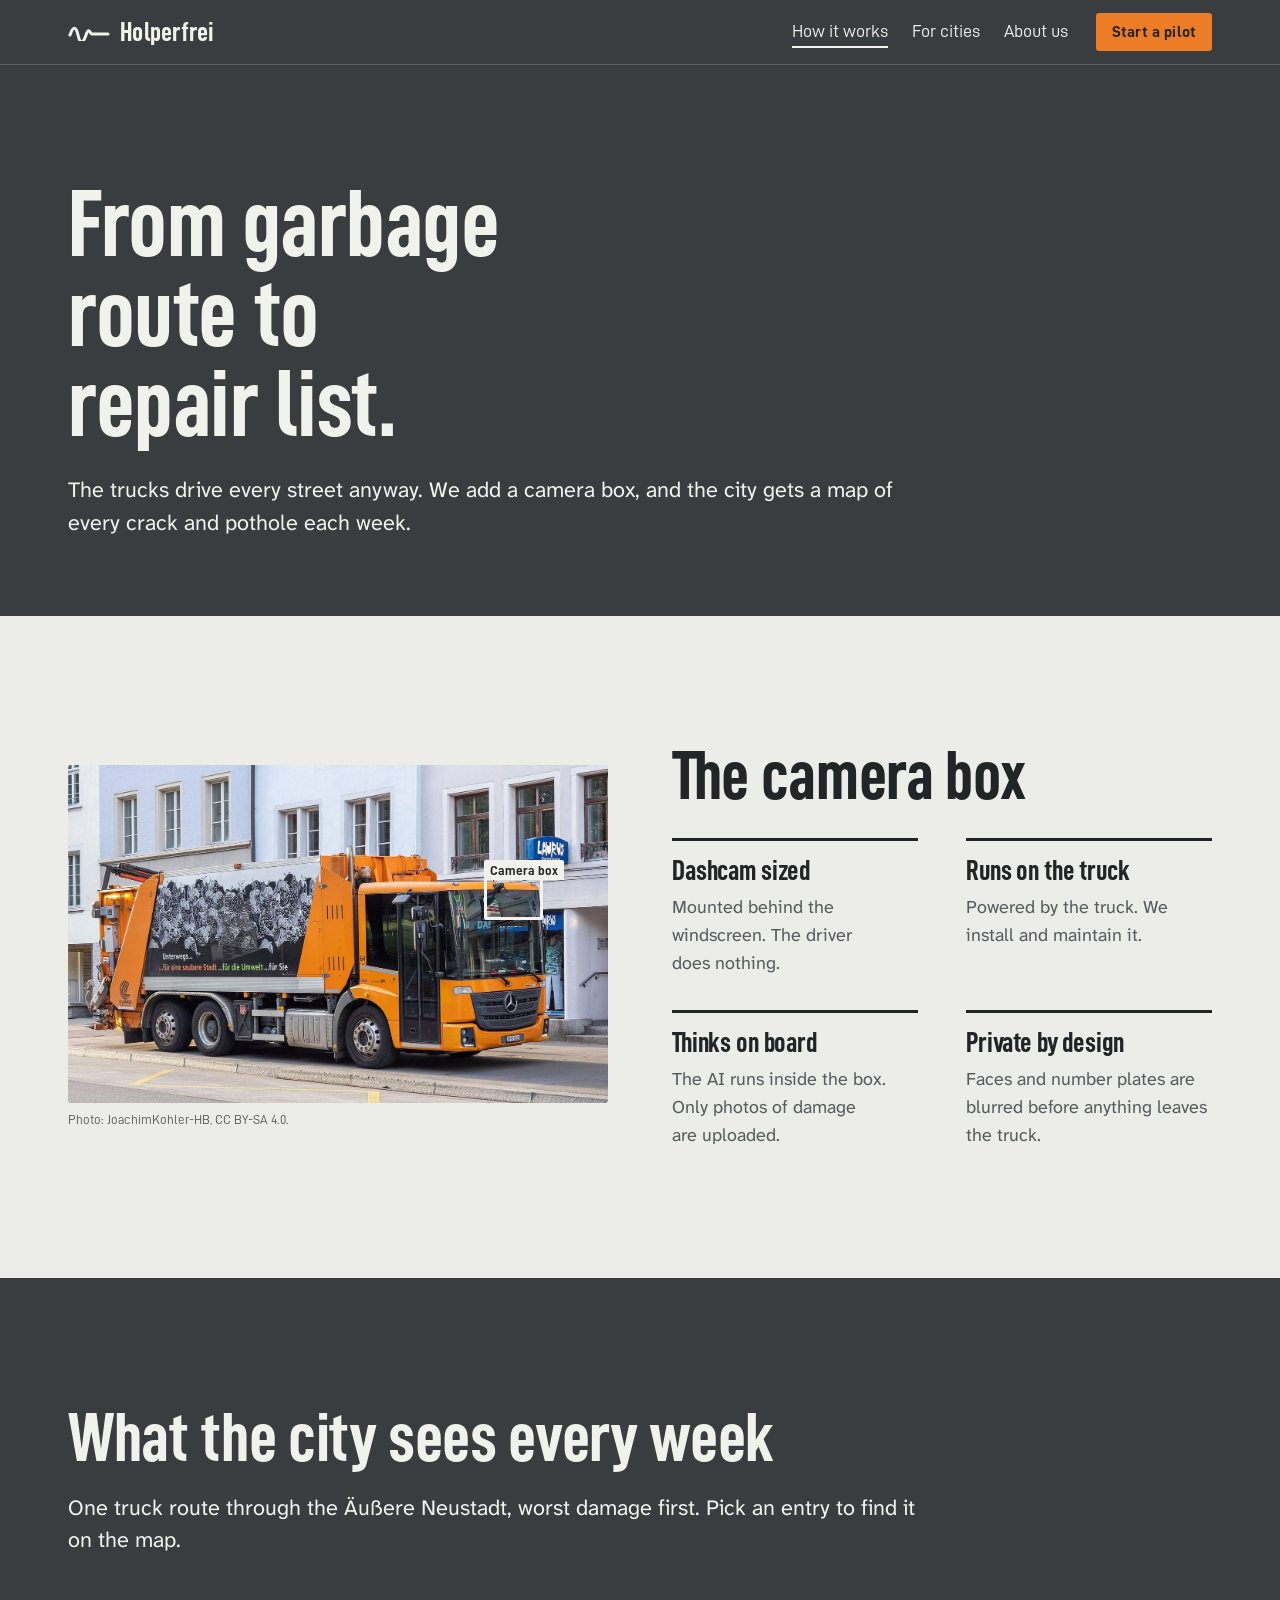
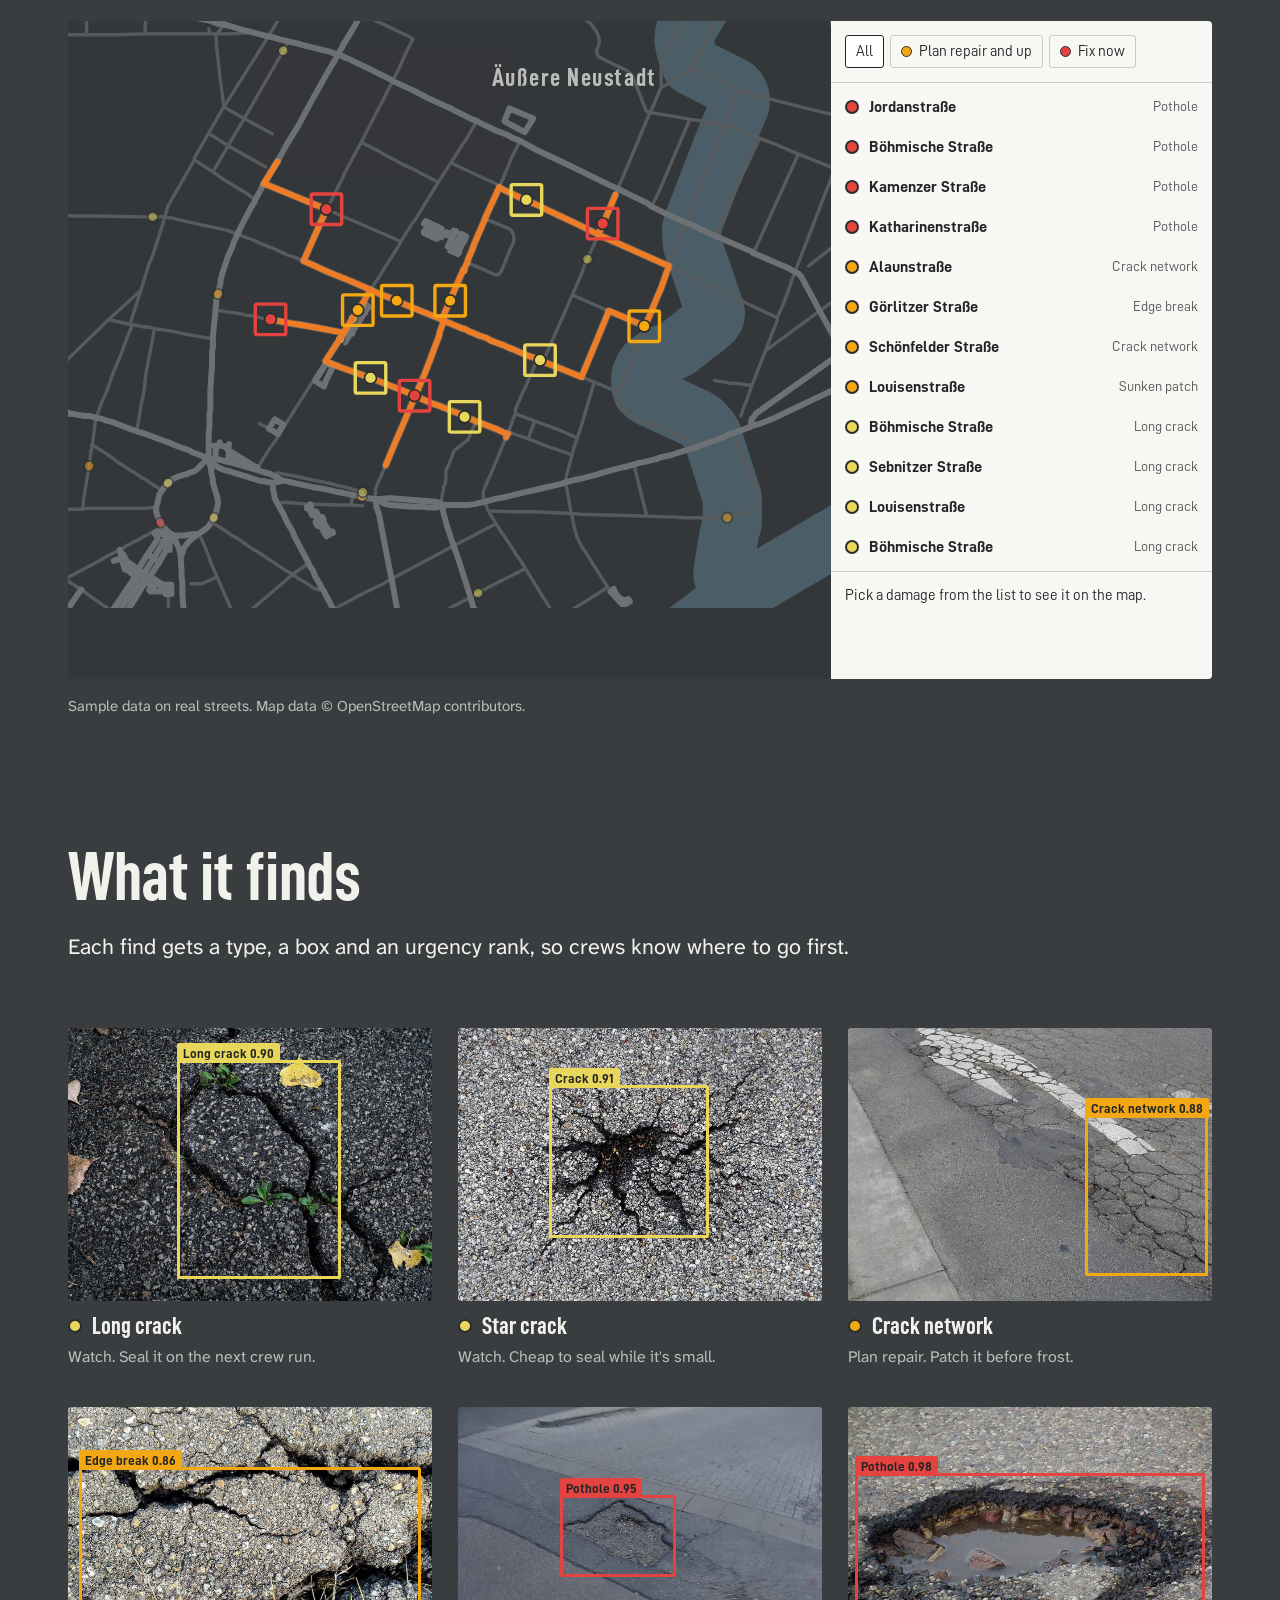
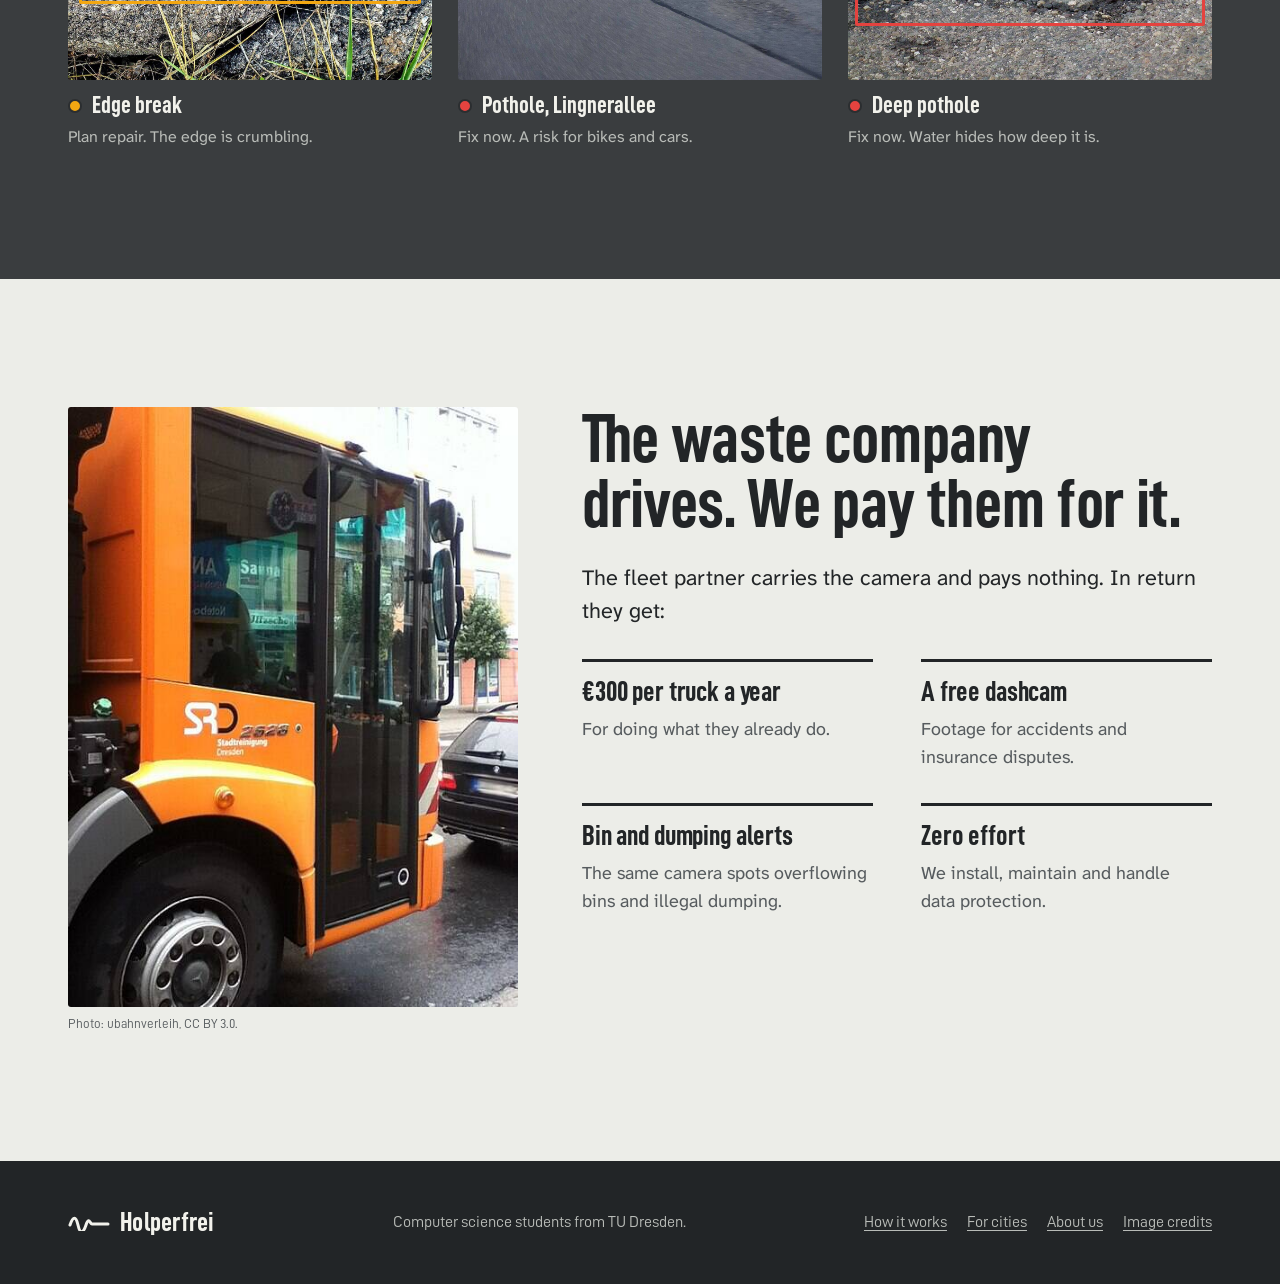
<file: site/how-it-works.html>
<!doctype html>
<html lang="en">
<head>
  <meta charset="utf-8">
  <meta name="viewport" content="width=device-width, initial-scale=1">
  <title>How Holperfrei works</title>
  <meta name="description" content="A camera box on garbage trucks finds road damage and the city gets a weekly, ranked map.">
  <link rel="preconnect" href="https://fonts.googleapis.com">
  <link rel="preconnect" href="https://fonts.gstatic.com" crossorigin>
  <link href="https://fonts.googleapis.com/css2?family=Atkinson+Hyperlegible+Next:wght@400;700&display=swap" rel="stylesheet">
  <link rel="stylesheet" href="css/site.css">
  <link rel="icon" href="img/favicon.svg" type="image/svg+xml">
</head>
<body>
  <header class="site-header">
    <div class="wrap">
      <a class="brand" href="index.html" aria-label="Holperfrei home">
        <svg viewBox="0 0 42 18" aria-hidden="true"><path d="M2 12c3-9 6-9 8 0s5 9 8 0 4-1 6-1h16" fill="none" stroke="currentColor" stroke-width="3" stroke-linecap="round"/></svg>
        Holperfrei
      </a>
      <button class="nav-toggle" type="button" aria-expanded="false" aria-controls="nav">Menu</button>
      <nav class="nav" id="nav">
        <a href="how-it-works.html" aria-current="page">How it works</a>
        <a href="for-cities.html">For cities</a>
        <a href="about.html">About us</a>
      </nav>
      <a class="btn btn-truck btn-small" href="for-cities.html#pilot">Start a pilot</a>
    </div>
  </header>

  <main>

    <section class="page-head street">
      <div class="wrap">
        <h1>From garbage route to repair list.</h1>
        <p class="lead">The trucks drive every street anyway. We add a camera box, and the city gets a map of every crack and pothole each week.</p>
      </div>
    </section>

    <section class="section office" aria-labelledby="box-title">
      <div class="wrap how">
        <figure class="truck-photo">
          <div class="frame">
            <img src="img/truck.jpg" alt="An orange garbage truck at the kerb">
            <span class="bbox s-cam" style="left:77%;top:33%;width:11%;height:13%" aria-hidden="true"><em>Camera box</em></span>
          </div>
          <figcaption class="credit">Photo: JoachimKohler-HB, CC BY-SA 4.0.</figcaption>
        </figure>
        <div>
          <h2 id="box-title" style="margin-bottom:28px">The camera box</h2>
          <div class="facts">
            <div><h3>Dashcam sized</h3><p>Mounted behind the windscreen. The driver does nothing.</p></div>
            <div><h3>Runs on the truck</h3><p>Powered by the truck. We install and maintain it.</p></div>
            <div><h3>Thinks on board</h3><p>The AI runs inside the box. Only photos of damage are uploaded.</p></div>
            <div><h3>Private by design</h3><p>Faces and number plates are blurred before anything leaves the truck.</p></div>
          </div>
        </div>
      </div>
    </section>

    <section class="section street" aria-labelledby="demo-title">
      <div class="wrap">
        <div class="section-head">
          <h2 id="demo-title">What the city sees every week</h2>
          <p class="lead">One truck route through the Äußere Neustadt, worst damage first. Pick an entry to find it on the map.</p>
        </div>
        <div class="map-demo">
          <div class="map-box"><svg class="route-map" data-demo-map role="img" aria-label="Map of the Äußere Neustadt with damage marked along one truck route"></svg></div>
          <div class="map-side">
            <div class="filters" role="group" aria-label="Show damage">
              <button class="chip-btn" type="button" data-filter="1" aria-pressed="true">All</button>
              <button class="chip-btn" type="button" data-filter="2" aria-pressed="false"><span class="sev sev-2"></span>Plan repair and up</button>
              <button class="chip-btn" type="button" data-filter="3" aria-pressed="false"><span class="sev sev-3"></span>Fix now</button>
            </div>
            <ol class="dmg-list" data-dmg-list></ol>
            <div class="dmg-detail" data-dmg-detail aria-live="polite"></div>
          </div>
        </div>
        <p class="small" style="margin-top:16px">Sample data on real streets. Map data © OpenStreetMap contributors.</p>
      </div>
    </section>

    <section class="section street" style="padding-top:0" aria-labelledby="types-title">
      <div class="wrap">
        <div class="section-head">
          <h2 id="types-title">What it finds</h2>
          <p class="lead">Each find gets a type, a box and an urgency rank, so crews know where to go first.</p>
        </div>
        <div class="gallery">
          <figure><div class="frame"><img src="img/crack-long.jpg" alt="Long cracks in asphalt with weeds growing" loading="lazy"><span class="bbox s1" style="left:30%;top:12%;width:45%;height:80%"><em>Long crack 0.90</em></span></div>
            <figcaption><b><span class="sev sev-1"></span>Long crack</b><span>Watch. Seal it on the next crew run.</span></figcaption></figure>
          <figure><div class="frame"><img src="img/stage-1-crack.jpg" alt="A star-shaped crack in asphalt" loading="lazy"><span class="bbox s1" style="left:25%;top:21%;width:44%;height:56%"><em>Crack 0.91</em></span></div>
            <figcaption><b><span class="sev sev-1"></span>Star crack</b><span>Watch. Cheap to seal while it's small.</span></figcaption></figure>
          <figure><div class="frame"><img src="img/stage-2-network.jpg" alt="A network of cracks across a lane" loading="lazy"><span class="bbox s2" style="left:65%;top:32%;width:34%;height:59%"><em>Crack network 0.88</em></span></div>
            <figcaption><b><span class="sev sev-2"></span>Crack network</b><span>Plan repair. Patch it before frost.</span></figcaption></figure>
          <figure><div class="frame"><img src="img/crack-edge.jpg" alt="Asphalt breaking at the road edge" loading="lazy"><span class="bbox s2" style="left:3%;top:22%;width:94%;height:50%"><em>Edge break 0.86</em></span></div>
            <figcaption><b><span class="sev sev-2"></span>Edge break</b><span>Plan repair. The edge is crumbling.</span></figcaption></figure>
          <figure><div class="frame"><img src="img/pothole-lingner.jpg" alt="A pothole on Lingnerallee in Dresden" loading="lazy"><span class="bbox s3" style="left:28%;top:32%;width:32%;height:30%"><em>Pothole 0.95</em></span></div>
            <figcaption><b><span class="sev sev-3"></span>Pothole, Lingnerallee</b><span>Fix now. A risk for bikes and cars.</span></figcaption></figure>
          <figure><div class="frame"><img src="img/pothole-water.jpg" alt="A deep pothole filled with water" loading="lazy"><span class="bbox s3" style="left:2%;top:24%;width:96%;height:56%"><em>Pothole 0.98</em></span></div>
            <figcaption><b><span class="sev sev-3"></span>Deep pothole</b><span>Fix now. Water hides how deep it is.</span></figcaption></figure>
        </div>
      </div>
    </section>

    <section class="section office" aria-labelledby="fleet-title">
      <div class="wrap split">
        <figure>
          <img class="tall" src="img/srd-cab.jpg" alt="Cab of an orange Stadtreinigung Dresden vehicle" loading="lazy">
          <figcaption class="credit">Photo: ubahnverleih, CC BY 3.0.</figcaption>
        </figure>
        <div>
          <h2 id="fleet-title" style="margin-bottom:24px">The waste company drives. We pay them for it.</h2>
          <p class="lead">The fleet partner carries the camera and pays nothing. In return they get:</p>
          <div class="facts" style="margin-top:32px">
            <div><h3>€300 per truck a year</h3><p>For doing what they already do.</p></div>
            <div><h3>A free dashcam</h3><p>Footage for accidents and insurance disputes.</p></div>
            <div><h3>Bin and dumping alerts</h3><p>The same camera spots overflowing bins and illegal dumping.</p></div>
            <div><h3>Zero effort</h3><p>We install, maintain and handle data protection.</p></div>
          </div>
        </div>
      </div>
    </section>

  </main>

  <footer class="site-footer">
    <div class="wrap">
      <a class="brand" href="index.html">
        <svg viewBox="0 0 42 18" aria-hidden="true"><path d="M2 12c3-9 6-9 8 0s5 9 8 0 4-1 6-1h16" fill="none" stroke="currentColor" stroke-width="3" stroke-linecap="round"/></svg>
        Holperfrei
      </a>
      <span>Computer science students from TU Dresden.</span>
      <nav aria-label="Footer">
        <a href="how-it-works.html">How it works</a>
        <a href="for-cities.html">For cities</a>
        <a href="about.html">About us</a>
        <a href="credits.html">Image credits</a>
      </nav>
    </div>
  </footer>

  <script src="js/map-data.js"></script>
  <script src="js/site.js"></script>
</body>
</html>
</file>
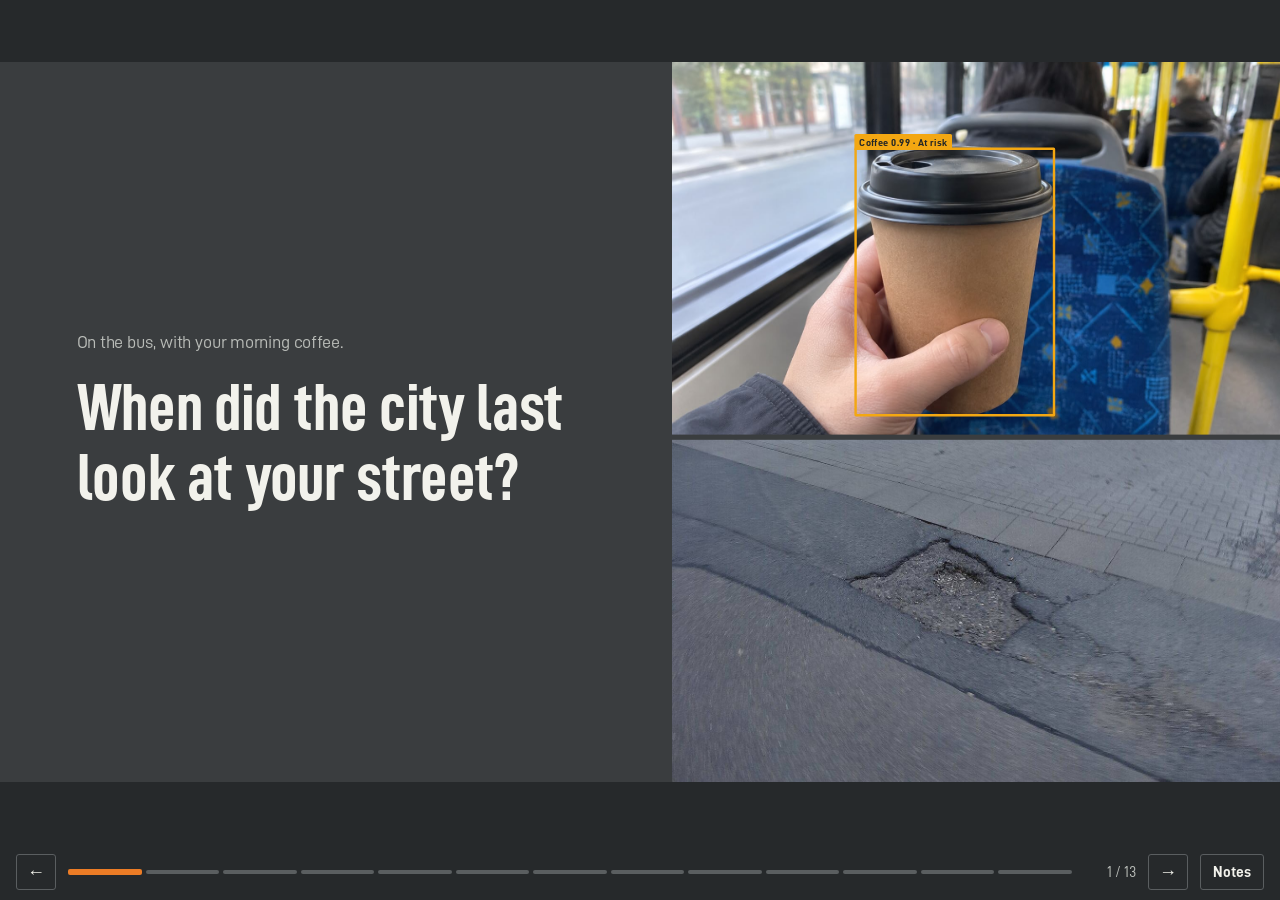
<file: site/pitch.html>
<!doctype html>
<html lang="en">
<head>
  <meta charset="utf-8">
  <meta name="viewport" content="width=device-width, initial-scale=1">
  <title>Holperfrei Pitch</title>
  <meta name="description" content="Holperfrei pitch deck. Cameras on garbage trucks check every street every week.">
  <link rel="preconnect" href="https://fonts.googleapis.com">
  <link rel="preconnect" href="https://fonts.gstatic.com" crossorigin>
  <link href="https://fonts.googleapis.com/css2?family=Atkinson+Hyperlegible+Next:wght@400;700&display=swap" rel="stylesheet">
  <link rel="stylesheet" href="css/site.css">
  <link rel="stylesheet" href="css/pitch.css">
  <link rel="icon" href="img/favicon.svg" type="image/svg+xml">
</head>
<body class="deck-body">
  <main class="deck" data-deck>
    <!-- 0. Hook -->
    <section class="slide street cover hook" data-title="Hook" aria-label="Hook">
      <div class="hook-photos">
        <figure>
          <img src="img/hook-coffee-bus.png" alt="A coffee cup held up on a Dresden bus" style="object-position:center 70%">
          <span class="bbox s2" style="left:30%;top:23%;width:33%;height:72%" aria-hidden="true"><em>Coffee 0.99 · At risk</em></span>
        </figure>
        <figure>
          <img src="img/pothole-lingner.jpg" alt="A pothole on Lingnerallee in Dresden">
        </figure>
      </div>
      <div class="cover-copy">
        <p class="kicker">On the bus, with your morning coffee.</p>
        <h2>When did the city last look at your street?</h2>
      </div>
      <aside class="notes"> You're on the bus with your morning coffee. The bus hits a pothole, and the coffee is all over your shirt. So here's a question: when did the city last look at your street? Move to the next slide and introduce Holperfrei.</aside>
    </section>
    <!-- 1. Cover -->
    <section class="slide street cover" data-title="Cover" aria-label="Cover">
      <figure class="cover-photo">
        <img src="img/stage-3-pothole.jpg" alt="A pothole on Reichenbachstraße in Dresden">
        <span class="bbox s3" style="left:12%;top:41%;width:73%;height:32%" aria-hidden="true"><em>Pothole 0.96 · Fix now</em></span>
      </figure>
      <div class="cover-copy">
        <p class="brand-line">
          <svg viewBox="0 0 42 18" aria-hidden="true"><path d="M2 12c3-9 6-9 8 0s5 9 8 0 4-1 6-1h16" fill="none" stroke="currentColor" stroke-width="3" stroke-linecap="round"/></svg>
          Holperfrei
        </p>
        <h1>We find potholes before you do.</h1>
        <p class="kicker">Computer science students, TU Dresden · November 2026</p>
      </div>
      <aside class="notes">Open with the coffee: you're on the bus with your morning coffee, the bus hits a pothole, and the coffee is on your shirt. That happens because the city finds road damage too late.</aside>
    </section>

    <!-- 2. Hook -->
    <section class="slide office" data-title="The problem" aria-label="The problem">
      <div class="slide-head">
        <p class="eyebrow">The problem</p>
        <h2>Dresden paid €380,000 for one picture of its roads.</h2>
        <p class="lead">The 2026 survey is out of date after the first winter. The ones before it were in 2015 and 2021. In between, the city hears about a pothole when someone complains or crashes.</p>
      </div>
      <div class="weeks">
        <figure>
          <figcaption><b>Today</b><span>One survey every five to six years</span></figcaption>
          <div class="week-grid" data-weeks="survey" aria-hidden="true"></div>
        </figure>
        <figure>
          <figcaption><b>With Holperfrei</b><span>Every street, every week</span></figcaption>
          <div class="week-grid all" data-weeks="all" aria-hidden="true"></div>
        </figure>
        <p class="small">Six years of road checks, one square per week. About 300 times more checks.</p>
      </div>
      <aside class="notes">One square is one week. Red is the only week the city actually sees all its roads. Everything grey is blind.</aside>
    </section>

    <!-- 3. Early prevention -->
    <section class="slide street" data-title="Why early matters" aria-label="Why early matters">
      <div class="stages-slide" data-stages>
        <div class="stage-left">
          <figure class="stage-photo">
            <img src="img/stage-1-crack.jpg" alt="A star-shaped hairline crack in asphalt" class="on">
            <img src="img/stage-2-network.jpg" alt="A network of cracks spreading across a road lane">
            <img src="img/stage-3-pothole.jpg" alt="A pothole on Reichenbachstraße in Dresden">
            <img src="img/stage-4-broken.jpg" alt="A street full of potholes and patches">
            <div class="boxes on"><span class="bbox s1" style="left:25%;top:21%;width:44%;height:56%"><em>Crack 0.91</em></span></div>
            <div class="boxes"><span class="bbox s2" style="left:65%;top:32%;width:34%;height:59%"><em>Crack network 0.88</em></span></div>
            <div class="boxes"><span class="bbox s3" style="left:26%;top:41%;width:46%;height:32%"><em>Pothole 0.96</em></span></div>
            <div class="boxes"><span class="bbox s3" style="left:11%;top:54%;width:20%;height:44%"><em>Pothole 0.97</em></span><span class="bbox s3" style="left:24%;top:9%;width:14%;height:35%"><em>Pothole 0.93</em></span><span class="bbox s3" style="left:58%;top:58%;width:10%;height:14%"><em>Pothole 0.89</em></span></div>
          </figure>
          <div class="stage-info" aria-live="polite">
            <div data-stage-text>
              <h3>Hairline crack</h3>
              <p>A crew seals it with hot bitumen in a few minutes. No closed lane, no detour.</p>
              <div class="who"><b>Holperfrei sees it</b>on the next weekly pass.</div>
            </div>
            <div data-stage-text hidden>
              <h3>Crack network</h3>
              <p>Water is getting in. A surface patch now stops frost from breaking it open next winter.</p>
              <div class="who"><b>Holperfrei sees it</b>and ranks it before winter.</div>
            </div>
            <div data-stage-text hidden>
              <h3>Pothole</h3>
              <p>The asphalt has broken out. Cut the edges and refill, up to €200 per hole. The city is now liable.</p>
              <div class="who"><b>Today the city sees it</b>when someone complains or crashes.</div>
            </div>
            <div data-stage-text hidden>
              <h3>Broken road</h3>
              <p>Patches on patches. The whole stretch is milled and resurfaced, with the street closed for days.</p>
              <div class="who"><b>Today the city sees it</b>in the next survey, years later.</div>
            </div>
          </div>
        </div>
        <div class="stage-right">
          <p class="eyebrow">Why early matters</p>
          <h2>A crack is cheap to fix. A pothole isn't.</h2>
          <p class="lead">Water gets into a crack, freezes, and breaks the asphalt apart. Damage grows slowly, then all at once.</p>
          <div class="curve">
            <svg viewBox="0 0 1000 230" role="img" aria-label="Road condition over time. It drops slowly at first, then quickly.">
              <rect class="zone-early" x="40" y="10" width="440" height="190"/>
              <rect class="zone-late" x="520" y="10" width="440" height="190"/>
              <text class="zone-label" x="56" y="40">Holperfrei finds it here</text>
              <text class="zone-label" x="536" y="40">Today the city finds it here</text>
              <line class="axis" x1="40" y1="200" x2="960" y2="200"/>
              <path class="line" d="M40 64 C 300 70, 500 92, 620 124 S 860 188, 960 196"/>
              <circle data-curve-dot r="11" fill="var(--truck)" stroke="var(--asphalt)" stroke-width="4" cx="150" cy="66"/>
              <text x="40" y="224">Time</text>
              <text x="960" y="224" text-anchor="end">Road condition</text>
            </svg>
            <div class="stage-picker" role="group" aria-label="Damage stage">
              <button type="button" data-stage aria-pressed="true">Hairline crack<small>Seal it</small></button>
              <button type="button" data-stage aria-pressed="false">Crack network<small>Patch it</small></button>
              <button type="button" data-stage aria-pressed="false">Pothole<small>Cut and refill</small></button>
              <button type="button" data-stage aria-pressed="false">Broken road<small>Rebuild it</small></button>
            </div>
          </div>
          <div class="effort"><span>Repair effort</span><div class="effort-bar"><i></i></div></div>
        </div>
      </div>
      <aside class="notes">Click through the four stages. The point: the cheap repair window is long, but today the city only looks after it closes. Studies show preventive repair cuts maintenance spending by 10 to 30 percent.</aside>
    </section>

    <!-- 4. The idea -->
    <section class="slide office" data-title="Our idea" aria-label="Our idea">
      <div class="idea">
        <div>
          <p class="eyebrow">Our idea</p>
          <h2>Garbage trucks already drive every street, every week.</h2>
          <ol class="steps">
            <li><h3>We add three small cameras</h3><p>Low on the truck: one at the front, one on each side. Together they see the lane and both kerbs. The driver does nothing.</p></li>
            <li><h3>AI spots the damage</h3><p>On board. Faces and number plates are blurred before anything leaves the truck.</p></li>
            <li><h3>The city gets a weekly map</h3><p>Every crack and pothole, ranked by urgency.</p></li>
          </ol>
        </div>
        <figure class="truck-photo">
          <div class="frame">
            <img src="img/truck.jpg" alt="An orange garbage truck at the kerb">
            <span class="bbox s-cam cam-pulse" style="left:62.5%;top:80.5%;width:5.5%;height:5%" aria-hidden="true"><em>Side camera</em></span>
            <span class="bbox s-cam cam-pulse" style="left:78%;top:78.5%;width:6.5%;height:5.5%" aria-hidden="true"><em>Front camera</em></span>
          </div>
          <svg class="top-view" viewBox="0 0 736 200" role="img" aria-label="Top view of a street. The truck's front camera looks ahead, the two side cameras look at both kerbs.">
            <rect class="road" x="0" y="20" width="736" height="160"/>
            <line class="kerb" x1="0" y1="20" x2="736" y2="20"/>
            <line class="kerb" x1="0" y1="180" x2="736" y2="180"/>
            <path class="cone" d="M478 100 L640 34 L640 166 Z"/>
            <path class="cone" d="M300 78 L250 22 L470 22 L430 78 Z"/>
            <path class="cone" d="M300 122 L250 178 L470 178 L430 122 Z"/>
            <rect class="truck-top" x="250" y="78" width="228" height="44" rx="5"/>
            <rect class="cab-top" x="436" y="82" width="38" height="36" rx="3"/>
            <circle class="cam-dot" cx="478" cy="100" r="7"/>
            <circle class="cam-dot" cx="365" cy="78" r="7"/>
            <circle class="cam-dot" cx="365" cy="122" r="7"/>
            <text x="652" y="96">Front:</text><text x="652" y="118">road ahead</text>
            <text x="16" y="56">Left side: kerb, gutter</text>
            <text x="16" y="158">Right side: kerb, edge</text>
          </svg>
          <figcaption class="credit">Three cameras, one lane and both kerbs on every pass. Photo: JoachimKohler-HB, CC BY-SA 4.0.</figcaption>
        </figure>
      </div>
      <aside class="notes">Keep this short. Don't explain model training. Three cameras sit low, close to the asphalt, so they see cracks a windscreen camera would miss. Truck drives, cameras see, city gets a map.</aside>
    </section>

    <!-- 5. The weekly map -->
    <section class="slide street" data-title="What the city gets" aria-label="What the city gets">
      <div class="report">
        <div class="hero-map report-map">
          <svg class="route-map" data-hero-map role="img" aria-label="Map of Dresden Äußere Neustadt. A garbage truck drives its route and road damage is marked where it passes."></svg>
          <aside class="fix-list">
            <header><strong>Fix list, Neustadt</strong><span>Sample data</span></header>
            <ol data-fix-list></ol>
            <footer><span><span data-km>0.0</span> km of 4 km driven</span><button class="replay" type="button" data-replay>Drive again</button></footer>
          </aside>
        </div>
        <div class="report-side">
          <p class="eyebrow">What the city gets</p>
          <h2>A ranked fix list, every Monday.</h2>
          <article class="entry" aria-label="Sample entry from the fix list">
            <div class="entry-photo">
              <img src="img/pothole-lingner.jpg" alt="A pothole on Lingnerallee in Dresden">
              <span class="bbox s3" style="left:28%;top:32%;width:32%;height:30%" aria-hidden="true"><em>Pothole 0.95</em></span>
            </div>
            <dl>
              <div><dt>Damage</dt><dd>Pothole</dd></div>
              <div><dt>Where</dt><dd>Lingnerallee, right lane</dd></div>
              <div><dt>Urgency</dt><dd><span class="sev sev-3"></span>Fix now</dd></div>
              <div><dt>First seen</dt><dd>3 weeks ago, as a crack</dd></div>
              <div><dt>Since last week</dt><dd>Grown, now a hole</dd></div>
            </dl>
            <p class="small">Sample entry. Every find has a photo, a location, an urgency rank and its history.</p>
          </article>
        </div>
      </div>
      <aside class="notes">This is the product. One truck, one route, four kilometres. Each find lands in a ranked list with photo and history, so a planner can send one crew to a whole cluster, and the next pass shows whether the repair held.</aside>
    </section>

    <!-- 6. What it finds -->
    <section class="slide street" data-title="What it finds" aria-label="What it finds">
      <div class="slide-head row-head">
        <div>
          <p class="eyebrow">What it finds</p>
          <h2>Cracks, edges and potholes, ranked by urgency.</h2>
        </div>
        <ul class="legend">
          <li><span class="sev sev-1"></span>Watch</li>
          <li><span class="sev sev-2"></span>Plan repair</li>
          <li><span class="sev sev-3"></span>Fix now</li>
        </ul>
      </div>
      <div class="finds">
        <figure><div class="frame"><img src="img/crack-long.jpg" alt="Long cracks in asphalt"><span class="bbox s1" style="left:30%;top:12%;width:45%;height:80%"><em>Long crack 0.90</em></span></div>
          <figcaption><b><span class="sev sev-1"></span>Long crack</b>Seal on the next crew run.</figcaption></figure>
        <figure><div class="frame"><img src="img/stage-2-network.jpg" alt="A network of cracks across a lane"><span class="bbox s2" style="left:65%;top:32%;width:34%;height:59%"><em>Crack network 0.88</em></span></div>
          <figcaption><b><span class="sev sev-2"></span>Crack network</b>Patch it before frost.</figcaption></figure>
        <figure><div class="frame"><img src="img/crack-edge.jpg" alt="Asphalt breaking at the road edge"><span class="bbox s2" style="left:3%;top:22%;width:94%;height:50%"><em>Edge break 0.86</em></span></div>
          <figcaption><b><span class="sev sev-2"></span>Edge break</b>The edge is crumbling.</figcaption></figure>
        <figure><div class="frame"><img src="img/pothole-water.jpg" alt="A deep pothole filled with water"><span class="bbox s3" style="left:2%;top:24%;width:96%;height:56%"><em>Pothole 0.98</em></span></div>
          <figcaption><b><span class="sev sev-3"></span>Deep pothole</b>Water hides how deep it is.</figcaption></figure>
      </div>
      <p class="small">Boxes are illustrations of how the model reports damage. Photos: Wikimedia Commons, see credits.</p>
      <aside class="notes">The number on each box is how sure the model is. Ranking means the crew starts with the red ones.</aside>
    </section>

    <!-- 7. Benefits -->
    <section class="slide office" data-title="What the city saves" aria-label="What the city saves">
      <div class="benefit">
        <div>
          <p class="eyebrow">What the city saves</p>
          <h2>Cheaper than one survey. Saves five times its price.</h2>
          <ul class="gains">
            <li><b>300× more checks</b>Every street weekly instead of every 5 to 6 years.</li>
            <li><b>No extra staff</b>No inspectors driving around, no survey vehicle.</li>
            <li><b>Proof of inspection</b>A timestamped weekly record for the city's legal duty to keep roads safe.</li>
          </ul>
        </div>
        <div class="money-bars" aria-label="Dresden, per year">
          <p class="mb-title">Dresden, all 1,440 km</p>
          <div class="compare">
            <div class="row">
              <div class="row-head"><span>One road survey, 2026. Outdated after one winter.</span><b>€380,000</b></div>
              <div class="bar"><i style="--w:67.9%"></i></div>
            </div>
            <div class="row">
              <div class="row-head"><span>Holperfrei, every week for a year</span><b>€108,000</b></div>
              <div class="bar ours"><i style="--w:19.3%"></i></div>
            </div>
            <div class="row">
              <div class="row-head"><span>Saved a year by repairing earlier</span><b>€560,000</b></div>
              <div class="bar save"><i style="--w:100%"></i></div>
            </div>
          </div>
          <p class="small">How we get €560,000: Dresden spends €11.2m a year on road maintenance. Studies show early repair saves 10 to 30%. We take the low end, 10%, and claim only half of it.</p>
        </div>
      </div>
      <aside class="notes">Read only the three amounts. The survey costs more than three years of Holperfrei and is outdated after one winter. If asked about the €560k: 10% of the budget, half credited to us, so it's conservative.</aside>
    </section>

    <!-- 8. Business model -->
    <section class="slide street" data-title="Business model" aria-label="Business model">
      <div class="slide-head">
        <p class="eyebrow">Business model</p>
        <h2>One yearly subscription per kilometre of road.</h2>
      </div>
      <div class="flow" aria-label="Who pays whom">
        <div class="party">
          <span class="role">Customer</span>
          <b>City road department</b>
          <p>Gets the weekly map, the fix list and proof it inspected.</p>
        </div>
        <div class="link">
          <span class="money">€75 per km a year</span>
          <svg viewBox="0 0 200 60" aria-hidden="true"><path d="M4 20h180m-14-12 14 12-14 12" /><path class="back" d="M196 46H16m14-12-14 12 14 12" /></svg>
          <span class="goods">Weekly damage map</span>
        </div>
        <div class="party us">
          <span class="role">Us</span>
          <b>Holperfrei</b>
          <p>Builds, installs and maintains the boxes. Runs the AI and the map.</p>
        </div>
        <div class="link">
          <span class="money">€300 per truck a year</span>
          <svg viewBox="0 0 200 60" aria-hidden="true"><path d="M4 20h180m-14-12 14 12-14 12" /><path class="back" d="M196 46H16m14-12-14 12 14 12" /></svg>
          <span class="goods">Drives its usual route</span>
        </div>
        <div class="party">
          <span class="role">Partner</span>
          <b>Waste company</b>
          <p>Also gets a free dashcam and alerts for overflowing bins.</p>
        </div>
      </div>
      <div class="dresden">
        <div><span>Dresden</span><b>1,440 km × €75 = €108,000 a year</b></div>
        <div><span>Cameras</span><b>Included. The city buys no hardware.</b></div>
        <div><span>Our cost</span><b>About €27 per km, so 65% gross margin</b></div>
      </div>
      <aside class="notes">Say the word subscription. The city pays per km, like it budgets. The truck company is a partner we pay, not a customer.</aside>
    </section>

    <!-- 9. Competition -->
    <section class="slide office" data-title="Competition" aria-label="Competition">
      <div class="slide-head">
        <p class="eyebrow">Competition</p>
        <h2>Every street, every week, 25% cheaper.</h2>
      </div>
      <table class="vs deck-vs">
        <thead><tr><th></th><th>How often</th><th>Who has to drive</th><th>Price</th></tr></thead>
        <tbody>
          <tr class="us-row"><th>Holperfrei</th><td>Every street, every week</td><td>Nobody new. The trucks drive anyway.</td><td>€75 per km a year</td></tr>
          <tr><th>vialytics<small>600+ towns, smartphone in city cars</small></th><td>When staff drive, often twice a year</td><td>City staff</td><td>About €100 per km a year</td></tr>
          <tr><th>Survey vehicle<small>Laser and camera van</small></th><td>Once every few years</td><td>A contractor</td><td>€50 to €208 per km, per survey</td></tr>
          <tr><th>Cyface<small>Citizen app, TU Dresden spin-off</small></th><td>Only where volunteers ride</td><td>Volunteers</td><td>Not public</td></tr>
        </tbody>
      </table>
      <p class="small">Dresden is building free, open-source road software. We want to be its weekly data feed, not its competitor.</p>
      <aside class="notes">vialytics is the market leader. Their weak spot: someone has to drive. Ours drives anyway.</aside>
    </section>

    <!-- 10. Proving it -->
    <section class="slide street" data-title="The pilot" aria-label="The pilot">
      <div class="pilot">
        <div>
          <p class="eyebrow">The pilot</p>
          <h2>Three months, one district, a few trucks.</h2>
          <p class="lead">Paid by grants, so the city needs no budget and no tender to try it.</p>
          <ol class="pilot-steps">
            <li><b>Show first</b>We drive one district ourselves and bring the city a map of its own potholes.</li>
            <li><b>Three months on the trucks</b>About 300 km. The city gets the weekly map and fix list.</li>
            <li><b>The city decides</b>Switch to a subscription, or stop.</li>
          </ol>
        </div>
        <div class="measure">
          <h3>What the pilot has to prove</h3>
          <table>
            <thead><tr><th>Question</th><th>How we measure it</th></tr></thead>
            <tbody>
              <tr><td>Does the AI find the damage?</td><td>Inspectors check the same streets by hand. We count hits, misses and false alarms.</td></tr>
              <tr><td>Do the trucks cover the roads?</td><td>Share of the district's streets passed each week, from the GPS trace.</td></tr>
              <tr><td>Does the city save time?</td><td>Inspection hours before and during the pilot.</td></tr>
              <tr><td>Does it repair earlier?</td><td>Days from first sighting to repair.</td></tr>
            </tbody>
          </table>
        </div>
      </div>
      <aside class="notes">This answers "how accurate is it". We don't claim a number yet. The pilot measures it against inspectors on the same streets.</aside>
    </section>

    <!-- 11. Plan -->
    <section class="slide office" data-title="The plan" aria-label="The plan">
      <div class="plan">
        <div>
          <p class="eyebrow">The plan</p>
          <h2>Dresden first. Then Saxony.</h2>
          <ul class="milestones">
            <li><b>2027</b>Pilot in one Dresden district. EXIST grant.</li>
            <li><b>2028</b>First paying cities and towns. €750k seed round.</li>
            <li><b>2030</b>Break-even at about 60 customers.</li>
            <li><b>2031</b>Over 100 customers, and road data for insurers and map apps.</li>
          </ul>
        </div>
        <figure class="rev-chart">
          <figcaption>Revenue per year</figcaption>
          <svg viewBox="0 0 720 420" data-rev-chart role="img" aria-label="Revenue grows from €40k in 2027 to €3.32m in 2031. Break-even in 2030."></svg>
          <p class="small">Estimates. They change once the pilot gives us real numbers.</p>
        </figure>
      </div>
      <aside class="notes">Only if asked: the market is 714,000 km of municipal roads in Germany, about €54m a year at our price. Saxony alone is €2.8m.</aside>
    </section>

    <!-- 12. Ask -->
    <section class="slide close" data-title="Our ask" aria-label="Our ask">
      <div class="close-grid">
        <div>
          <p class="eyebrow">What we're looking for</p>
          <h2>A pilot district in Dresden and a fleet partner.</h2>
          <p class="lead">Let the city see its roads every week, before the next complaint instead of after it.</p>
        </div>
        <div class="close-sign">
          <p>So whether you drive or take the bus, your next coffee stays in the cup.</p>
          <p class="brand-line">
            <svg viewBox="0 0 42 18" aria-hidden="true"><path d="M2 12c3-9 6-9 8 0s5 9 8 0 4-1 6-1h16" fill="none" stroke="currentColor" stroke-width="3" stroke-linecap="round"/></svg>
            Holperfrei
          </p>
          <p class="sign-off">We find potholes before you do.</p>
        </div>
      </div>
      <aside class="notes">Close on the coffee. Then stop talking.</aside>
    </section>

    <nav class="deck-ui" aria-label="Slides">
      <button type="button" class="nav-btn" data-prev aria-label="Previous slide">←</button>
      <ol class="progress" data-progress></ol>
      <span class="count" data-count>1 / 12</span>
      <button type="button" class="nav-btn" data-next aria-label="Next slide">→</button>
      <button type="button" class="nav-btn wide" data-notes-toggle aria-pressed="false">Notes</button>
    </nav>
    <div class="notes-panel" data-notes-panel hidden></div>
  </main>

  <script src="js/map-data.js"></script>
  <script src="js/site.js"></script>
  <script src="js/pitch.js"></script>
</body>
</html>
</file>
<file: site/css/site.css>
/* Holperfrei pitch site.
   Two surfaces carry meaning: asphalt = what happens on the street, paper = what the city does with it.
   Orange is the municipal truck (and the main action). Yellow → red only ever means damage severity. */

@font-face { font-family: "D-DIN Condensed"; src: url("../fonts/d-din-condensed-bold.ttf") format("truetype"); font-weight: 700; font-display: swap; }
@font-face { font-family: "D-DIN"; src: url("../fonts/d-din.ttf") format("truetype"); font-weight: 400; font-display: swap; }
@font-face { font-family: "D-DIN"; src: url("../fonts/d-din-bold.ttf") format("truetype"); font-weight: 700; font-display: swap; }

:root {
  --asphalt: #3a3d3f;
  --asphalt-raised: #46494b;
  --asphalt-line: #5a5e60;
  --marking: #f2f2ec;
  --marking-dim: #b9bcb8;
  --paper: #ecede8;
  --paper-raised: #f7f7f3;
  --ink: #222527;
  --ink-soft: #565b5e;
  --rule: #c9cbc4;
  --truck: #ec7c26;
  --truck-deep: #c9600e;
  --water: #4b5d66;
  --sev-1: #e8d75a;
  --sev-2: #f3a712;
  --sev-3: #e4433f;

  --display: "D-DIN Condensed", "Barlow Condensed", "Arial Narrow", sans-serif;
  --label: "D-DIN", "Barlow", Arial, sans-serif;
  --body: "Atkinson Hyperlegible Next", "Atkinson Hyperlegible", system-ui, sans-serif;

  --gutter: clamp(16px, 4vw, 48px);
  --max: 1240px;
}

* { box-sizing: border-box; }
html { -webkit-text-size-adjust: 100%; }
body {
  margin: 0;
  background: var(--paper);
  color: var(--ink);
  font: 400 18px/1.55 var(--body);
}
img { display: block; max-width: 100%; }
a { color: inherit; text-decoration-thickness: 1px; text-underline-offset: 3px; }
a:hover { text-decoration-thickness: 2px; }
:focus-visible { outline: 3px solid var(--truck); outline-offset: 3px; }
.street :focus-visible { outline-color: var(--marking); }

h1, h2, h3 {
  font-family: var(--display);
  font-weight: 700;
  line-height: 0.95;
  letter-spacing: -0.005em;
  margin: 0;
  text-wrap: balance;
}
h1 { font-size: clamp(54px, 8.4vw, 124px); }
h2 { font-size: clamp(40px, 5.4vw, 76px); }
h3 { font-size: clamp(26px, 2.4vw, 32px); line-height: 1.05; }
p { margin: 0 0 1em; max-width: 62ch; text-wrap: pretty; }
p:last-child { margin-bottom: 0; }
.lead { font-size: clamp(19px, 1.7vw, 22px); line-height: 1.5; }
.small { font-size: 15px; line-height: 1.5; color: var(--ink-soft); }
.street .small { color: var(--marking-dim); }

.wrap { width: 100%; max-width: var(--max); margin: 0 auto; padding: 0 var(--gutter); }

/* Surfaces */
.street { background: var(--asphalt); color: var(--marking); }
.office { background: var(--paper); color: var(--ink); }
.section { padding: clamp(72px, 10vw, 136px) 0; }
.section-head { display: grid; gap: 20px; margin-bottom: clamp(40px, 5vw, 64px); max-width: 860px; }

/* Header */
.site-header {
  position: sticky; top: 0; z-index: 20;
  background: var(--asphalt); color: var(--marking);
  border-bottom: 1px solid var(--asphalt-line);
}
.site-header .wrap { display: flex; align-items: center; gap: 28px; min-height: 64px; }
.brand { display: inline-flex; align-items: center; gap: 10px; text-decoration: none; font: 700 27px/1 var(--display); letter-spacing: 0.01em; }
.brand svg { width: 42px; height: 18px; flex: none; }
.nav { display: flex; gap: 24px; margin-left: auto; font: 400 18px/1 var(--label); }
.nav a { text-decoration: none; padding: 6px 0; border-bottom: 2px solid transparent; }
.nav a:hover { border-bottom-color: var(--marking-dim); }
.nav a[aria-current="page"] { border-bottom-color: var(--marking); }
.nav-toggle { display: none; }

/* Buttons */
.btn {
  display: inline-flex; align-items: center; justify-content: center; gap: 8px;
  min-height: 48px; padding: 12px 22px;
  font: 700 19px/1 var(--label); letter-spacing: 0.01em;
  text-decoration: none; border-radius: 3px; border: 2px solid transparent; cursor: pointer;
}
.btn-truck { background: var(--truck); color: var(--ink); }
.btn-truck:hover { background: #f38c3c; }
.btn-line { border-color: currentColor; color: inherit; background: transparent; }
.btn-line:hover { background: rgba(127,127,127,0.12); }
.btn-small { min-height: 38px; padding: 8px 14px; font-size: 16px; }
.actions { display: flex; flex-wrap: wrap; gap: 12px; margin-top: 32px; }

/* ---------- Hero with the live route map ---------- */
.hero { display: grid; grid-template-columns: minmax(0, 5fr) minmax(0, 7fr); min-height: min(calc(100svh - 64px), 860px); }
.hero-copy { padding: clamp(48px, 7vw, 96px) var(--gutter) 48px max(var(--gutter), calc((100vw - var(--max)) / 2 + var(--gutter))); display: flex; flex-direction: column; justify-content: center; }
.hero-copy h1 { margin-bottom: 28px; }
.hero-copy .lead { color: var(--marking); max-width: 34ch; }
.hero-map { position: relative; min-height: 520px; overflow: hidden; background: #34373a; }

.route-map { position: absolute; inset: 0; width: 100%; height: 100%; }
.route-map .river { fill: none; stroke: var(--water); stroke-width: 70; stroke-linecap: round; stroke-linejoin: round; }
.route-map .major { fill: none; stroke: #6d7173; stroke-width: 7; stroke-linecap: round; stroke-linejoin: round; }
.route-map .minor { fill: none; stroke: #575b5d; stroke-width: 4; stroke-linecap: round; stroke-linejoin: round; }
.route-map .route-ghost { fill: none; stroke: var(--marking); stroke-opacity: 0.18; stroke-width: 9; stroke-linecap: round; stroke-linejoin: round; }
.route-map .route-done { fill: none; stroke: var(--truck); stroke-width: 7; stroke-linecap: round; stroke-linejoin: round; }
.route-map .other { opacity: 0.5; }
.route-map .dmg-ring { fill: none; stroke-width: 4; }
.route-map .dmg-dot { stroke: #2b2e30; stroke-width: 2; }
.route-map .dmg { opacity: 0; transform-box: fill-box; transform-origin: center; }
.route-map .dmg.on { opacity: 1; animation: spray-in 420ms ease-out; }
.route-map .dmg.focus .dmg-ring { stroke-width: 9; }
.route-map .map-label { font: 700 30px var(--display); fill: var(--marking-dim); letter-spacing: 0.06em; }
.route-map .map-label.water { fill: #8ea2ab; font-style: normal; }
@keyframes spray-in { from { transform: scale(1.8); opacity: 0; } to { transform: scale(1); opacity: 1; } }

.fix-list {
  position: absolute; right: 20px; bottom: 20px; width: min(340px, calc(100% - 40px));
  background: var(--paper-raised); color: var(--ink);
  border-radius: 4px; box-shadow: 0 10px 30px rgba(20, 22, 24, 0.35);
  font: 400 16px/1.3 var(--label);
}
.fix-list header { display: flex; justify-content: space-between; align-items: baseline; gap: 12px; padding: 14px 16px 10px; border-bottom: 1px solid var(--rule); }
.fix-list header strong { font: 700 22px/1 var(--display); }
.fix-list header span { color: var(--ink-soft); font-size: 14px; white-space: nowrap; }
.fix-list ol { list-style: none; margin: 0; padding: 4px 0; min-height: 216px; }
.fix-list li { display: grid; grid-template-columns: 14px 1fr auto; gap: 10px; align-items: center; padding: 7px 16px; animation: row-in 300ms ease-out; }
.fix-list li .where { font-weight: 700; }
.fix-list li .what { color: var(--ink-soft); font-size: 14px; text-align: right; }
.fix-list footer { display: flex; justify-content: space-between; align-items: center; gap: 12px; padding: 10px 16px 12px; border-top: 1px solid var(--rule); font-size: 14px; color: var(--ink-soft); }
.fix-list .replay { font: 700 14px/1 var(--label); background: none; border: 1px solid var(--rule); border-radius: 3px; padding: 7px 10px; cursor: pointer; color: var(--ink); }
.fix-list .replay:hover { border-color: var(--ink); }
@keyframes row-in { from { background: #fff3c4; } to { background: transparent; } }

.sev { width: 14px; height: 14px; border-radius: 50%; border: 2px solid #2b2e30; flex: none; }
.sev-1 { background: var(--sev-1); }
.sev-2 { background: var(--sev-2); }
.sev-3 { background: var(--sev-3); }

/* ---------- Six years of checks ---------- */
.weeks { display: grid; gap: 36px; }
.weeks figure { margin: 0; }
.weeks figcaption { display: flex; justify-content: space-between; gap: 16px; flex-wrap: wrap; margin-bottom: 12px; font: 400 19px/1.3 var(--label); }
.weeks figcaption b { font-family: var(--display); font-size: 26px; }
.week-grid { display: grid; grid-template-columns: repeat(52, 1fr); gap: 3px; }
.week-grid i { aspect-ratio: 1; background: #d9dbd4; border-radius: 1px; }
.week-grid i.hit { background: var(--ink); }
.week-grid.all i { background: var(--ink); }
.week-grid i.survey { background: var(--sev-3); }
.weeks .note { margin-top: 8px; }

/* ---------- Crack to pothole stages ---------- */
.stages { display: grid; grid-template-columns: minmax(0, 7fr) minmax(0, 5fr); gap: clamp(24px, 4vw, 56px); align-items: start; }
.stage-photo { position: relative; margin: 0; aspect-ratio: 4 / 3; overflow: hidden; border-radius: 3px; background: var(--asphalt-raised); }
.stage-photo img { position: absolute; inset: 0; width: 100%; height: 100%; object-fit: cover; opacity: 0; transition: opacity 350ms ease; }
.stage-photo img.on { opacity: 1; }
.stage-info h3 { margin-bottom: 14px; }
.stage-info .who { margin-top: 24px; padding-top: 18px; border-top: 1px solid var(--asphalt-line); }
.stage-info .who b { display: block; font: 700 22px/1.1 var(--display); margin-bottom: 4px; }
.effort { margin-top: 24px; }
.effort span { display: block; font: 400 16px/1.2 var(--label); color: var(--marking-dim); margin-bottom: 8px; }
.effort-bar { height: 12px; background: var(--asphalt-raised); border-radius: 2px; overflow: hidden; }
.effort-bar i { display: block; height: 100%; width: var(--w, 10%); background: var(--marking); transition: width 400ms ease; }

.curve { grid-column: 1 / -1; position: relative; margin-top: 8px; }
.curve svg { width: 100%; height: auto; display: block; overflow: visible; }
.curve .axis { stroke: var(--asphalt-line); stroke-width: 2; }
.curve .line { fill: none; stroke: var(--marking); stroke-width: 4; }
.curve .zone-early { fill: rgba(232, 215, 90, 0.07); }
.curve .zone-late { fill: rgba(228, 67, 63, 0.08); }
.curve text { font: 400 15px var(--label); fill: var(--marking-dim); }
.curve .zone-label { font: 700 19px var(--display); fill: var(--marking); }
.stage-picker { display: grid; grid-template-columns: repeat(4, 1fr); gap: 8px; margin-top: 12px; }
.stage-picker button {
  font: 700 19px/1.1 var(--display); color: var(--marking); text-align: left;
  background: transparent; border: 0; border-top: 4px solid var(--asphalt-line);
  padding: 12px 4px 4px; cursor: pointer;
}
.stage-picker button:hover { border-top-color: var(--marking-dim); }
.stage-picker button[aria-pressed="true"] { border-top-color: var(--marking); }
.stage-picker button small { display: block; font: 400 15px/1.3 var(--label); color: var(--marking-dim); margin-top: 4px; }

/* Detection boxes over photos, drawn the way the model reports damage. */
.boxes { position: absolute; inset: 0; pointer-events: none; }
.stage-photo .boxes { opacity: 0; transition: opacity 300ms ease; }
.stage-photo .boxes.on { opacity: 1; }
.bbox { position: absolute; border: 3px solid var(--c, var(--sev-3)); border-radius: 2px; }
.bbox em {
  position: absolute; left: -3px; bottom: 100%; white-space: nowrap;
  background: var(--c, var(--sev-3)); color: var(--ink);
  font: 700 13px/1 var(--label); font-style: normal; padding: 4px 6px 3px; border-radius: 2px 2px 0 0;
}
.bbox.s1 { --c: var(--sev-1); }
.bbox.s2 { --c: var(--sev-2); }
.bbox.s3 { --c: var(--sev-3); }
.bbox.s-cam { --c: var(--marking); }

/* ---------- Steps ---------- */
.how { display: grid; grid-template-columns: minmax(0, 6fr) minmax(0, 6fr); gap: clamp(32px, 5vw, 72px); align-items: center; }
.steps { list-style: none; margin: 0; padding: 0; counter-reset: step; display: grid; gap: 28px; }
.steps li { counter-increment: step; display: grid; grid-template-columns: 48px 1fr; gap: 4px 16px; }
.steps li::before {
  content: counter(step);
  grid-row: span 2;
  width: 44px; height: 44px; border-radius: 50%;
  display: grid; place-items: center;
  border: 2px solid currentColor;
  font: 700 24px/1 var(--display);
}
.steps h3 { font-size: 26px; padding-top: 8px; }
.steps p { color: var(--ink-soft); }
.street .steps p { color: var(--marking-dim); }

.truck-photo { margin: 0; }
.truck-photo .frame { position: relative; aspect-ratio: 1400 / 875; border-radius: 3px; overflow: hidden; }
.truck-photo img { width: 100%; height: 100%; object-fit: cover; }
figcaption.credit, .credit { font: 400 13px/1.4 var(--label); color: var(--ink-soft); margin-top: 8px; }
.street .credit { color: var(--marking-dim); }

/* ---------- Price ---------- */
.price { display: grid; grid-template-columns: minmax(0, 5fr) minmax(0, 7fr); gap: clamp(32px, 5vw, 72px); align-items: end; }
.compare { display: grid; gap: 18px; }
.compare .row { display: grid; grid-template-columns: 1fr; gap: 6px; }
.compare .row-head { display: flex; justify-content: space-between; gap: 12px; font: 400 18px/1.25 var(--label); }
.compare .row-head b { font: 700 24px/1 var(--display); white-space: nowrap; }
.compare .bar { height: 28px; background: var(--rule); border-radius: 2px; position: relative; }
.compare .bar i { position: absolute; inset: 0 auto 0 0; width: var(--w); background: var(--ink); border-radius: 2px; }
.compare .bar.ours i { background: var(--truck); }
.compare .bar.save i { background: #4f7a53; }

/* ---------- Pilot band ---------- */
.pilot-band { background: var(--truck); color: var(--ink); padding: clamp(64px, 8vw, 112px) 0; }
.pilot-band .wrap { display: grid; grid-template-columns: minmax(0, 7fr) minmax(0, 5fr); gap: 32px; align-items: end; }
.pilot-band .btn-truck { background: var(--ink); color: var(--marking); }
.pilot-band .btn-truck:hover { background: #33373a; }

/* ---------- Page header for subpages ---------- */
.page-head { padding: clamp(64px, 9vw, 128px) 0 clamp(48px, 6vw, 80px); }
.page-head h1 { font-size: clamp(52px, 7.4vw, 108px); max-width: 15ch; margin-bottom: 24px; }

/* Interactive weekly map (how it works) */
.map-demo { display: grid; grid-template-columns: minmax(0, 8fr) minmax(280px, 4fr); gap: 0; border-radius: 4px; overflow: hidden; background: #34373a; }
.map-demo .map-box { position: relative; aspect-ratio: 13 / 10; }
.map-side { background: var(--paper-raised); color: var(--ink); display: flex; flex-direction: column; min-height: 0; }
.map-side .filters { display: flex; gap: 6px; flex-wrap: wrap; padding: 14px; border-bottom: 1px solid var(--rule); }
.chip-btn { font: 400 15px/1 var(--label); display: inline-flex; gap: 7px; align-items: center; padding: 8px 10px; border-radius: 3px; border: 1px solid var(--rule); background: transparent; cursor: pointer; color: var(--ink); }
.chip-btn[aria-pressed="true"] { border-color: var(--ink); background: #fff; }
.chip-btn .sev { width: 11px; height: 11px; border-width: 1.5px; }
.dmg-list { list-style: none; margin: 0; padding: 4px 0; overflow: auto; flex: 1; max-height: 520px; }
.dmg-list button {
  width: 100%; display: grid; grid-template-columns: 14px 1fr auto; gap: 10px; align-items: center;
  padding: 10px 14px; background: none; border: 0; text-align: left; cursor: pointer;
  font: 400 16px/1.25 var(--label); color: var(--ink);
}
.dmg-list button:hover { background: #ecece6; }
.dmg-list button[aria-pressed="true"] { background: var(--ink); color: var(--marking); }
.dmg-list .where { font-weight: 700; }
.dmg-list .what { font-size: 14px; opacity: 0.75; }
.dmg-detail { border-top: 1px solid var(--rule); padding: 14px; display: grid; grid-template-columns: 96px 1fr; gap: 12px; font: 400 15px/1.35 var(--label); min-height: 108px; }
.dmg-detail img { width: 96px; height: 80px; object-fit: cover; border-radius: 2px; }
.dmg-detail b { font: 700 20px/1.1 var(--display); display: block; margin-bottom: 4px; }

/* Damage gallery */
.gallery { display: grid; grid-template-columns: repeat(3, minmax(0, 1fr)); gap: clamp(20px, 3vw, 36px) clamp(16px, 2vw, 28px); }
.gallery figure { margin: 0; }
.gallery .frame { position: relative; aspect-ratio: 4 / 3; overflow: hidden; border-radius: 3px; }
.gallery .frame img { width: 100%; height: 100%; object-fit: cover; }
.gallery figcaption { margin-top: 12px; }
.gallery figcaption b { display: flex; align-items: center; gap: 10px; font: 700 24px/1.1 var(--display); margin-bottom: 4px; }
.gallery figcaption span { font-size: 16px; color: var(--marking-dim); }

/* Simple two-column feature list (no cards) */
.facts { display: grid; grid-template-columns: repeat(2, minmax(0, 1fr)); gap: 32px 48px; }
.facts > div { border-top: 3px solid currentColor; padding-top: 16px; }
.facts h3 { margin-bottom: 8px; font-size: 28px; }
.facts p { color: var(--ink-soft); }
.street .facts p { color: var(--marking-dim); }
.facts.three { grid-template-columns: repeat(3, minmax(0, 1fr)); }

.split { display: grid; grid-template-columns: minmax(0, 5fr) minmax(0, 7fr); gap: clamp(32px, 5vw, 72px); align-items: start; }
.split figure { margin: 0; }
.split .tall { aspect-ratio: 3 / 4; object-fit: cover; width: 100%; border-radius: 3px; }

/* Price calculator, laid out like a tender line item */
.calc { background: var(--paper-raised); border: 1px solid var(--rule); border-radius: 4px; padding: clamp(20px, 3vw, 36px); }
.calc-row { display: grid; grid-template-columns: 1fr 1fr; gap: 20px; align-items: end; }
.calc label, .calc legend { display: block; font: 700 18px/1.2 var(--label); margin-bottom: 8px; padding: 0; }
.calc input[type="number"] {
  width: 100%; font: 700 34px/1 var(--display); padding: 10px 12px; border: 2px solid var(--ink); border-radius: 3px; background: #fff; color: var(--ink);
}
.calc fieldset { border: 0; margin: 0; padding: 0; min-width: 0; }
.tiers { display: grid; grid-template-columns: repeat(3, minmax(0, 1fr)); gap: 0; border: 2px solid var(--ink); border-radius: 3px; overflow: hidden; }
.tiers label { margin: 0; cursor: pointer; }
.tiers input { position: absolute; opacity: 0; pointer-events: none; }
.tiers span { display: block; padding: 10px 8px; text-align: center; font: 700 18px/1.15 var(--label); border-left: 2px solid var(--ink); }
.tiers label:first-child span { border-left: 0; }
.tiers span small { display: block; font-weight: 400; font-size: 14px; }
.tiers input:checked + span { background: var(--ink); color: var(--marking); }
.tiers input:focus-visible + span { outline: 3px solid var(--truck); outline-offset: -5px; }
.calc-out { margin-top: 28px; border-top: 2px solid var(--ink); }
.calc-out div { display: flex; justify-content: space-between; gap: 16px; align-items: baseline; padding: 12px 0; border-bottom: 1px solid var(--rule); font: 400 18px/1.3 var(--label); }
.calc-out div b { font: 700 28px/1 var(--display); white-space: nowrap; }
.calc-out div.total b { font-size: 44px; }
.calc .includes { margin-top: 16px; }

table.vs { width: 100%; border-collapse: collapse; font: 400 17px/1.35 var(--label); }
table.vs th, table.vs td { text-align: left; padding: 14px 12px 14px 0; border-bottom: 1px solid var(--rule); vertical-align: top; }
table.vs thead th { font: 700 20px/1.1 var(--display); border-bottom: 2px solid var(--ink); }
table.vs tbody th { font-weight: 700; width: 22%; }
table.vs td.us { font-weight: 700; }
.table-scroll { overflow-x: auto; }

.steps.row { grid-template-columns: repeat(3, minmax(0, 1fr)); gap: 32px; }

.timeline { list-style: none; margin: 0; padding: 0; display: grid; grid-template-columns: repeat(4, minmax(0, 1fr)); border-top: 4px dashed var(--marking-dim); }
.timeline li { padding: 20px 20px 0 0; position: relative; }
.timeline li::before { content: ""; position: absolute; top: -12px; left: 0; width: 18px; height: 18px; border-radius: 50%; background: var(--marking); border: 3px solid var(--asphalt); }
.timeline li:first-child::before { background: var(--truck); }
.timeline b { display: block; font: 700 34px/1 var(--display); margin-bottom: 8px; }
.timeline p { color: var(--marking-dim); font-size: 17px; }

.credits-list { list-style: none; padding: 0; margin: 0; display: grid; gap: 14px; }
.credits-list li { display: grid; grid-template-columns: 120px 1fr; gap: 16px; align-items: center; font: 400 16px/1.4 var(--label); }
.credits-list img { width: 120px; height: 80px; object-fit: cover; border-radius: 2px; }

/* Footer */
.site-footer { background: var(--ink); color: var(--marking-dim); padding: 48px 0; font: 400 16px/1.5 var(--label); }
.site-footer .wrap { display: flex; flex-wrap: wrap; gap: 16px 40px; justify-content: space-between; align-items: center; }
.site-footer .brand { color: var(--marking); }
.site-footer nav { display: flex; gap: 20px; flex-wrap: wrap; }

/* ---------- Responsive ---------- */
@media (max-width: 960px) {
  .hero { grid-template-columns: 1fr; min-height: 0; }
  .hero-copy { padding: 56px var(--gutter) 40px; }
  .hero-map { min-height: 0; aspect-ratio: 4 / 5; }
  .stages, .how, .price, .split, .pilot-band .wrap { grid-template-columns: 1fr; }
  .map-demo { grid-template-columns: 1fr; }
  .dmg-list { max-height: 300px; }
  .gallery { grid-template-columns: repeat(2, minmax(0, 1fr)); }
  .facts.three { grid-template-columns: 1fr 1fr; }
  .timeline { grid-template-columns: 1fr 1fr; row-gap: 32px; }
  .steps.row { grid-template-columns: 1fr; }
}
@media (max-width: 720px) {
  body { font-size: 17px; }
  .nav-toggle { display: inline-flex; margin-left: auto; font: 700 17px/1 var(--label); background: none; color: inherit; border: 2px solid var(--marking-dim); border-radius: 3px; padding: 9px 12px; cursor: pointer; }
  .nav { display: none; position: absolute; top: 64px; left: 0; right: 0; flex-direction: column; gap: 0; background: var(--asphalt); border-bottom: 1px solid var(--asphalt-line); padding: 8px var(--gutter) 16px; }
  .nav.open { display: flex; }
  .nav a { padding: 14px 0; border-bottom: 1px solid var(--asphalt-line); }
  .site-header .btn { display: none; }
  .hero-map { aspect-ratio: 3 / 4; }
  .fix-list { right: 12px; left: 12px; bottom: 12px; width: auto; }
  .fix-list ol { min-height: 0; }
  .fix-list li:nth-child(n+4) { display: none; }
  .week-grid { grid-template-columns: repeat(26, 1fr); }
  .stage-picker { grid-template-columns: 1fr 1fr; }
  .gallery, .facts, .facts.three, .timeline { grid-template-columns: 1fr; }
  .calc-row { grid-template-columns: 1fr; }
  .credits-list li { grid-template-columns: 80px 1fr; }
  .credits-list img { width: 80px; height: 60px; }
}

@media (prefers-reduced-motion: reduce) {
  *, *::before, *::after { animation: none !important; transition: none !important; }
}
</file>
<file: site/css/pitch.css>
/* Pitch deck. Builds on site.css: same surfaces (asphalt = street, paper = office), same orange, same type.
   Every slide is a fixed 1600×900 canvas that pitch.js scales to fit the window, so sizes here are px. */

.deck-body { background: #26292b; overflow: hidden; height: 100vh; height: 100dvh; }
.deck { position: fixed; inset: 0 0 56px; }

.slide {
  position: absolute; left: 50%; top: 50%;
  width: 1600px; height: 900px;
  padding: 72px 96px;
  transform: translate(-50%, -50%) scale(var(--s, 1));
  overflow: hidden;
  opacity: 0; visibility: hidden;
  transition: opacity 260ms ease, visibility 0s 260ms;
  font-size: 22px;
}
.slide.on { opacity: 1; visibility: visible; transition: opacity 260ms ease; }
.slide .notes { display: none; }

/* Fixed type scale inside the canvas (site.css uses viewport-based clamps). */
.slide h1 { font-size: 132px; }
.slide h2 { font-size: 76px; }
.slide h3 { font-size: 32px; }
.slide .lead { font-size: 25px; line-height: 1.45; }
.slide .small { font-size: 17px; }
.eyebrow { font: 700 18px/1 var(--label); letter-spacing: 0.12em; text-transform: uppercase; color: var(--truck); margin-bottom: 18px; }
.office .eyebrow { color: var(--truck-deep); }
.slide-head { display: grid; gap: 18px; max-width: 1100px; margin-bottom: 48px; }
.slide-head .eyebrow { margin-bottom: 0; }
.row-head { display: flex; max-width: none; justify-content: space-between; align-items: end; gap: 48px; }

/* 0. Hook */

.hook-photos { position: absolute; top: 0; right: 0; bottom: 0; width: 760px; display: grid; grid-template-rows: 1fr 428px; gap: 6px; }
.hook-photos figure { position: relative; margin: 0; overflow: hidden; }
.hook-photos img { width: 100%; height: 100%; object-fit: cover; display: block; }
.hook .cover-copy { bottom: auto; top: 50%; transform: translateY(-50%); }
.hook .cover-copy h2 { font-size: 84px; line-height: 1.05; margin: 22px 0 0; }

/* 1. Cover */
.cover { padding: 0; }
.cover-photo { position: absolute; top: 0; right: 0; bottom: 0; width: 760px; margin: 0; }
.cover-photo img { width: 100%; height: 100%; object-fit: cover; }
.cover-copy { position: absolute; left: 96px; bottom: 88px; width: 680px; }
.cover-copy h1 { margin: 24px 0 28px; }
.brand-line { display: inline-flex; align-items: center; gap: 14px; font: 700 40px/1 var(--display); margin: 0; }
.brand-line svg { width: 64px; height: 28px; color: var(--truck); }
.kicker { font: 400 22px/1.3 var(--label); color: var(--marking-dim); margin: 0; }

/* 2. Weeks */
.slide .weeks { gap: 28px; }
.slide .week-grid { grid-template-columns: repeat(52, 1fr); gap: 4px; }
.slide .weeks figcaption { font-size: 22px; }
.slide .weeks figcaption b { font-size: 32px; }

/* 3. Stages */
.stages-slide { display: grid; grid-template-columns: 640px 1fr; gap: 72px; height: 100%; }
.stage-left { display: grid; gap: 28px; align-content: start; }
.stage-right { display: flex; flex-direction: column; gap: 20px; }
.stage-right .eyebrow { margin-bottom: 0; }
.stage-right h2 { font-size: 72px; }
.stages-slide .stage-info h3 { margin-bottom: 10px; }
.stages-slide .stage-info p { color: var(--marking-dim); margin: 0; }
.stages-slide .who { margin-top: 16px; padding-top: 14px; border-top: 1px solid var(--asphalt-line); }
.stages-slide .who b { display: block; font: 700 24px/1.1 var(--display); color: var(--truck); }
.stages-slide .curve { margin-top: 12px; }
.stages-slide .stage-picker { grid-template-columns: repeat(4, 1fr); }
.stages-slide .stage-picker button { font-size: 22px; }
.stages-slide .stage-picker button small { font-size: 16px; }
.stages-slide .effort { margin-top: 4px; }
.stages-slide .effort span { font-size: 18px; }
.stages-slide .effort-bar { height: 16px; }
.stages-slide .effort-bar i { background: var(--truck); }

/* 4. Idea */
.idea { display: grid; grid-template-columns: 600px 1fr; gap: 72px; align-items: center; height: 100%; }
.idea h2 { margin-bottom: 44px; }
.idea .steps { gap: 26px; }
.idea .steps h3 { font-size: 30px; }
.idea .steps p { font-size: 20px; }
.idea .truck-photo .credit { font-size: 16px; }
.top-view { display: block; width: 100%; height: auto; margin-top: 16px; }
.top-view .road { fill: var(--rule); }
.top-view .kerb { stroke: var(--ink-soft); stroke-width: 4; }
.top-view .cone { fill: var(--truck); fill-opacity: 0.28; stroke: var(--truck-deep); stroke-width: 1.5; }
.top-view .truck-top { fill: var(--truck); stroke: var(--ink); stroke-width: 3; }
.top-view .cab-top { fill: var(--ink); }
.top-view .cam-dot { fill: var(--paper-raised); stroke: var(--ink); stroke-width: 3; }
.top-view text { font: 700 17px var(--label); fill: var(--ink); }
.cam-pulse { animation: cam 1.8s ease-in-out infinite; }
@keyframes cam { 50% { box-shadow: 0 0 0 10px rgba(242, 242, 236, 0.35); } }

/* 5. Report */
.report { display: grid; grid-template-columns: 880px 1fr; gap: 56px; height: 100%; }
.report-map { min-height: 0; height: 100%; border-radius: 4px; }
.report-side { display: flex; flex-direction: column; gap: 18px; }
.report-side .eyebrow { margin-bottom: 0; }
.report-side h2 { font-size: 64px; }
.entry { background: var(--paper-raised); color: var(--ink); border-radius: 4px; padding: 18px; display: grid; gap: 14px; margin-top: 8px; }
.entry-photo { position: relative; aspect-ratio: 16 / 9; overflow: hidden; border-radius: 2px; }
.entry-photo img { width: 100%; height: 100%; object-fit: cover; }
.entry dl { margin: 0; display: grid; gap: 0; font: 400 19px/1.25 var(--label); }
.entry dl div { display: grid; grid-template-columns: 160px 1fr; gap: 12px; padding: 7px 0; border-bottom: 1px solid var(--rule); }
.entry dt { color: var(--ink-soft); }
.entry dd { margin: 0; font-weight: 700; display: flex; align-items: center; gap: 8px; }
.entry .small { color: var(--ink-soft); font-size: 15px; }

/* 6. Finds */
.legend { list-style: none; margin: 0; padding: 0; display: flex; gap: 24px; font: 400 20px/1 var(--label); }
.legend li { display: flex; align-items: center; gap: 8px; }
.finds { display: grid; grid-template-columns: repeat(4, 1fr); gap: 28px; margin-bottom: 28px; }
.finds figure { margin: 0; }
.finds .frame { position: relative; aspect-ratio: 3 / 4; overflow: hidden; border-radius: 3px; }
.finds .frame img { width: 100%; height: 100%; object-fit: cover; }
.finds figcaption { margin-top: 14px; font: 400 19px/1.3 var(--label); color: var(--marking-dim); }
.finds figcaption b { display: flex; align-items: center; gap: 10px; font: 700 28px/1.1 var(--display); color: var(--marking); margin-bottom: 4px; }

/* 7. Benefit */
.benefit { display: grid; grid-template-columns: 1fr 640px; gap: 88px; align-items: center; height: 100%; }
.benefit h2 { margin-bottom: 22px; }
.gains { list-style: none; margin: 40px 0 0; padding: 0; display: grid; gap: 20px; }
.gains li { border-top: 3px solid var(--ink); padding-top: 12px; color: var(--ink-soft); font-size: 20px; }
.gains b { display: block; font: 700 30px/1.1 var(--display); color: var(--ink); margin-bottom: 4px; }
.money-bars { background: var(--paper-raised); border: 1px solid var(--rule); border-radius: 4px; padding: 36px; display: grid; gap: 22px; }
.mb-title { font: 700 30px/1 var(--display); margin: 0; }
.money-bars .compare { gap: 24px; }
.money-bars .row-head span { font-size: 19px; }
.money-bars .row-head b { font-size: 30px; }

/* 8. Flow */
.flow { display: grid; grid-template-columns: 1fr 260px 1fr 260px 1fr; align-items: center; gap: 12px; margin-top: 24px; }
.party { border: 2px solid var(--asphalt-line); border-radius: 4px; padding: 26px 24px; min-height: 220px; }
.party.us { border-color: var(--truck); background: var(--asphalt-raised); }
.party .role { font: 700 16px/1 var(--label); letter-spacing: 0.12em; text-transform: uppercase; color: var(--marking-dim); }
.party b { display: block; font: 700 38px/1.05 var(--display); margin: 12px 0 12px; }
.party p { color: var(--marking-dim); font-size: 19px; margin: 0; }
.link { display: grid; gap: 6px; text-align: center; }
.link svg { width: 100%; height: 60px; overflow: visible; }
.link path { fill: none; stroke: var(--truck); stroke-width: 4; stroke-linecap: round; stroke-linejoin: round; }
.link path.back { stroke: var(--marking-dim); }
.link .money { font: 700 26px/1.1 var(--display); color: var(--truck); }
.link .goods { font: 400 18px/1.2 var(--label); color: var(--marking-dim); }
.dresden { display: grid; grid-template-columns: repeat(3, 1fr); gap: 32px; margin-top: 64px; }
.dresden div { border-top: 3px solid var(--marking); padding-top: 14px; }
.dresden span { display: block; font: 400 18px/1 var(--label); color: var(--marking-dim); margin-bottom: 8px; }
.dresden b { font: 700 30px/1.15 var(--display); }

/* 9. Competition */
.deck-vs { font-size: 22px; margin-bottom: 28px; }
.deck-vs thead th { font-size: 26px; }
.deck-vs th, .deck-vs td { padding: 20px 20px 20px 0; }
.deck-vs tbody th { width: 26%; font-size: 24px; }
.deck-vs tbody th small { display: block; font-weight: 400; font-size: 16px; color: var(--ink-soft); margin-top: 4px; }
.deck-vs .us-row th, .deck-vs .us-row td { background: rgba(236, 124, 38, 0.14); font-weight: 700; }
.deck-vs .us-row th { padding-left: 16px; }
.deck-vs tr:not(.us-row) th { padding-left: 16px; }

/* 10. Pilot */
.pilot { display: grid; grid-template-columns: 620px 1fr; gap: 80px; height: 100%; align-items: center; }
.pilot h2 { margin-bottom: 20px; }
.pilot-steps { list-style: none; margin: 36px 0 0; padding: 0; display: grid; gap: 18px; counter-reset: p; }
.pilot-steps li { counter-increment: p; display: grid; grid-template-columns: 44px 1fr; column-gap: 16px; color: var(--marking-dim); font-size: 20px; }
.pilot-steps li::before { content: counter(p); grid-row: span 2; width: 40px; height: 40px; border-radius: 50%; border: 2px solid var(--truck); color: var(--truck); display: grid; place-items: center; font: 700 22px/1 var(--display); }
.pilot-steps b { font: 700 28px/1.1 var(--display); color: var(--marking); }
.measure { background: var(--paper-raised); color: var(--ink); border-radius: 4px; padding: 32px; }
.measure h3 { margin-bottom: 16px; }
.measure table { width: 100%; border-collapse: collapse; font: 400 19px/1.35 var(--label); }
.measure th { text-align: left; font: 700 16px/1 var(--label); letter-spacing: 0.08em; text-transform: uppercase; color: var(--ink-soft); padding: 0 16px 10px 0; border-bottom: 2px solid var(--ink); }
.measure td { padding: 14px 16px 14px 0; border-bottom: 1px solid var(--rule); vertical-align: top; }
.measure td:first-child { font-weight: 700; width: 38%; }

/* 11. Plan */
.plan { display: grid; grid-template-columns: 560px 1fr; gap: 80px; align-items: center; height: 100%; }
.plan h2 { margin-bottom: 36px; }
.milestones { list-style: none; margin: 0; padding: 0; display: grid; gap: 18px; }
.milestones li { display: grid; grid-template-columns: 90px 1fr; gap: 16px; font-size: 21px; color: var(--ink-soft); }
.milestones b { font: 700 32px/1 var(--display); color: var(--ink); }
.rev-chart { margin: 0; }
.rev-chart figcaption { font: 700 26px/1 var(--display); margin-bottom: 8px; }
.rev-chart svg { width: 100%; height: auto; display: block; overflow: visible; }
.rev-chart .bar { fill: var(--ink); }
.rev-chart .bar.now { fill: var(--truck); }
.rev-chart .val { font: 700 24px var(--display); fill: var(--ink); }
.rev-chart .yr { font: 400 19px var(--label); fill: var(--ink-soft); }
.rev-chart .cust { font: 400 15px var(--label); fill: var(--ink-soft); }
.rev-chart .axis { stroke: var(--ink); stroke-width: 2; }
.rev-chart .be { stroke: var(--truck-deep); stroke-width: 2; stroke-dasharray: 6 6; }
.rev-chart .be-label { font: 700 18px var(--label); fill: var(--truck-deep); }

/* 12. Close */
.close { background: var(--truck); color: var(--ink); }
.close .eyebrow { color: var(--ink); }
.close-grid { display: grid; grid-template-columns: 1fr 520px; gap: 96px; align-items: end; height: 100%; }
.close-grid h2 { font-size: 96px; margin-bottom: 28px; }
.close-sign { border-top: 4px solid var(--ink); padding-top: 24px; display: grid; gap: 22px; }
.close-sign p { font-size: 24px; margin: 0; }
.close-sign .brand-line svg { color: var(--ink); }
.sign-off { font: 700 36px/1.1 var(--display) !important; }

/* Controls */
.deck-ui {
  position: fixed; left: 0; right: 0; bottom: 0; height: 56px; z-index: 5;
  display: flex; align-items: center; gap: 12px;
  padding: 0 max(16px, env(safe-area-inset-right, 0px)) env(safe-area-inset-bottom, 0px) max(16px, env(safe-area-inset-left, 0px));
  color: var(--marking); font: 400 15px/1 var(--label);
}
.nav-btn { font: 700 18px/1 var(--label); color: var(--marking); background: transparent; border: 1px solid var(--asphalt-line); border-radius: 3px; min-width: 40px; height: 36px; cursor: pointer; }
.nav-btn:hover { border-color: var(--marking-dim); }
.nav-btn.wide { padding: 0 12px; font-size: 15px; }
.nav-btn[aria-pressed="true"] { background: var(--marking); color: var(--ink); }
.progress { list-style: none; margin: 0; padding: 0; display: flex; gap: 4px; flex: 1; min-width: 0; }
.progress li { flex: 1; }
.progress button { width: 100%; height: 36px; background: none; border: 0; padding: 0; cursor: pointer; display: flex; align-items: center; }
.progress button::before { content: ""; display: block; width: 100%; height: 4px; border-radius: 2px; background: var(--asphalt-line); }
.progress button.seen::before { background: var(--marking-dim); }
.progress button[aria-current="step"]::before { background: var(--truck); height: 6px; }
.count { font-variant-numeric: tabular-nums; color: var(--marking-dim); min-width: 52px; text-align: right; }

.notes-panel {
  position: fixed; left: 50%; bottom: 68px; transform: translateX(-50%); z-index: 6;
  width: min(760px, calc(100% - 32px));
  background: var(--paper-raised); color: var(--ink); border-radius: 4px;
  box-shadow: 0 10px 30px rgba(0, 0, 0, 0.4);
  padding: 16px 20px; font: 400 18px/1.45 var(--body);
}
.notes-panel b { display: block; font: 700 14px/1 var(--label); letter-spacing: 0.1em; text-transform: uppercase; color: var(--ink-soft); margin-bottom: 8px; }

@media (max-width: 720px) {
  .deck-ui .count, .deck-ui .wide { display: none; }
}
</file>
